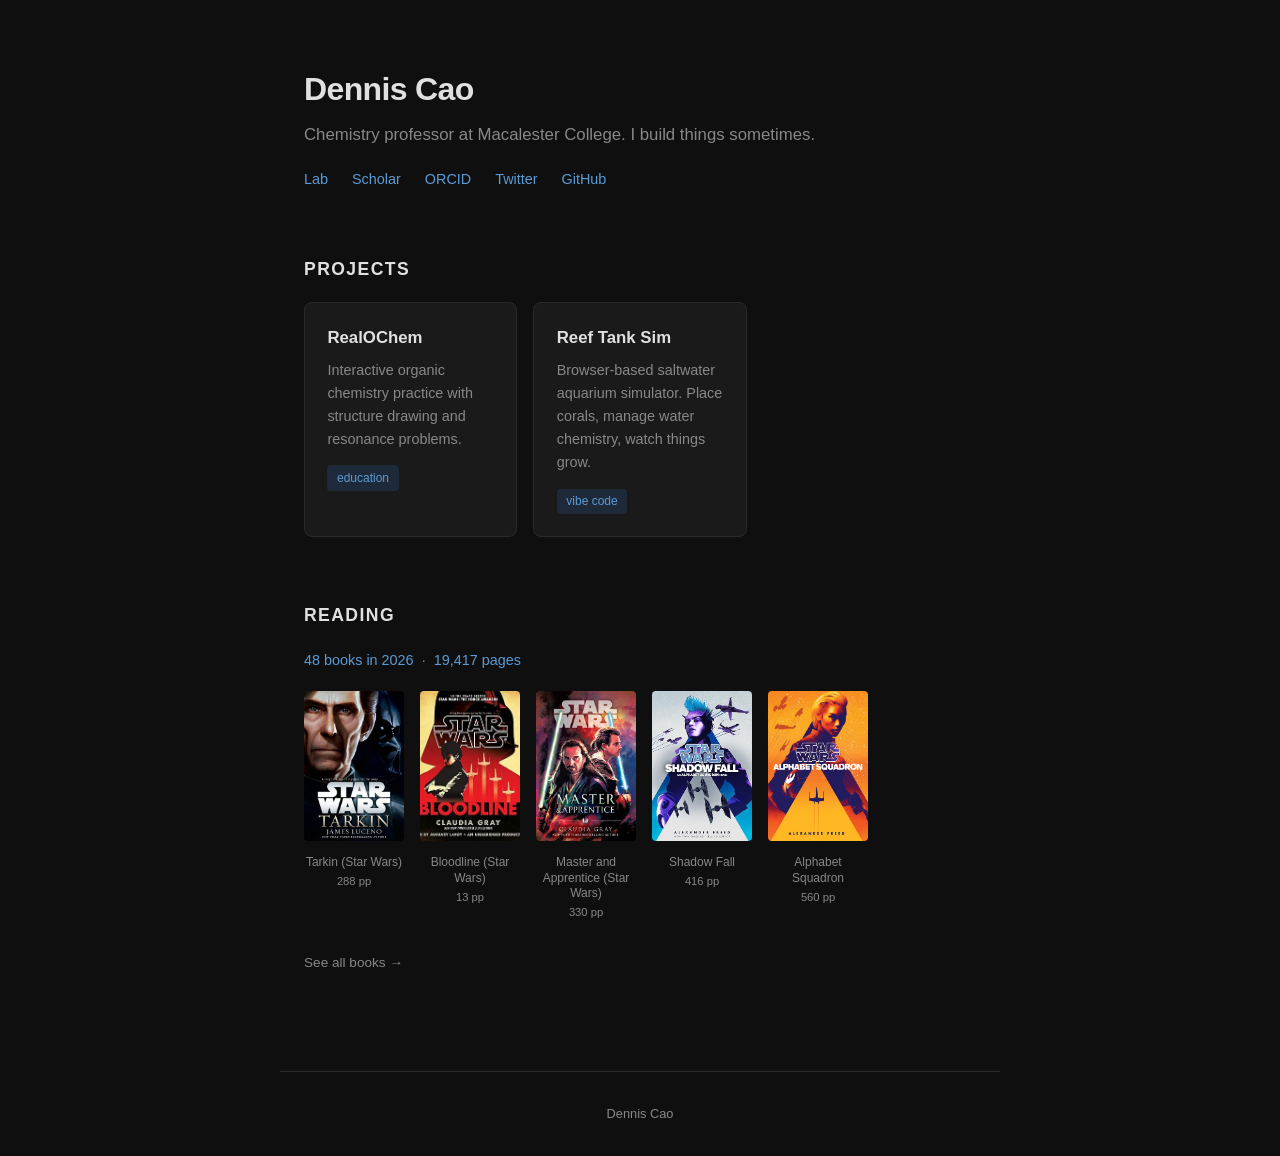
<file: index.html>
<!DOCTYPE html>
<html lang="en">
<head>
  <meta charset="UTF-8">
  <meta name="viewport" content="width=device-width, initial-scale=1.0">
  <title>Dennis Cao</title>
  <meta name="description" content="Dennis Cao — chemistry professor at Macalester College. Projects, reading, and other things I build.">
  <meta property="og:title" content="Dennis Cao">
  <meta property="og:description" content="Chemistry professor at Macalester College. Projects, reading, and other things I build.">
  <meta property="og:type" content="website">
  <meta property="og:url" content="https://denniscao.com/">
  <link rel="icon" href="favicon.svg" type="image/svg+xml">
  <link rel="stylesheet" href="style.css">
</head>
<body>
  <div class="container">
    <header>
      <h1>Dennis Cao</h1>
      <p class="tagline">Chemistry professor at Macalester College. I build things sometimes.</p>
      <nav class="links">
        <a href="https://dcaolab.com">Lab</a>
        <a href="https://scholar.google.com/citations?user=gWKmupAAAAAJ&hl=en">Scholar</a>
        <a href="https://orcid.org/0000-0002-0315-1619">ORCID</a>
        <a href="https://twitter.com/denniscao">Twitter</a>
        <a href="https://github.com/dennisdcao-hash">GitHub</a>
      </nav>
    </header>

    <section id="projects">
      <h2>Projects</h2>
      <div class="project-grid">
        <a href="https://realorganicchemistry.org" class="project-card">
          <h3>RealOChem</h3>
          <p>Interactive organic chemistry practice with structure drawing and resonance problems.</p>
          <span class="tag">education</span>
        </a>
        <a href="reef-tank-sim/" class="project-card">
          <h3>Reef Tank Sim</h3>
          <p>Browser-based saltwater aquarium simulator. Place corals, manage water chemistry, watch things grow.</p>
          <span class="tag">vibe code</span>
        </a>
      </div>
    </section>

    <section id="reading">
      <h2>Reading</h2>
      <div id="reading-stats" class="reading-stats"></div>
      <div id="recent-books"></div>
      <p class="goodreads-link"><a href="books.html">See all books &rarr;</a></p>
    </section>

  </div>

  <footer>
    <p>Dennis Cao</p>
  </footer>

  <script src="books.js"></script>
</body>
</html>
</file>
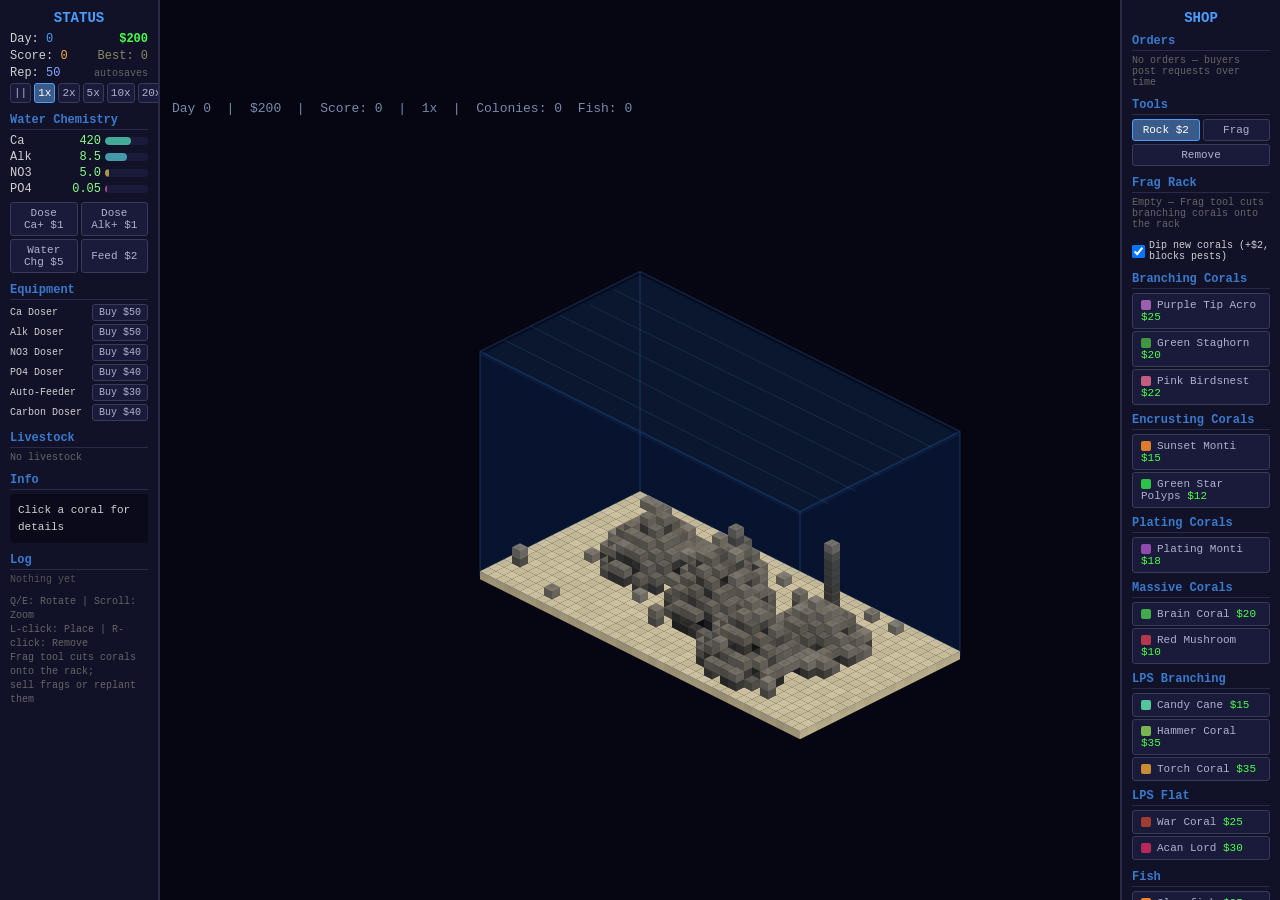
<file: reef-tank-sim/index.html>
<!DOCTYPE html>
<html lang="en">
<head>
<meta charset="UTF-8">
<title>Reef Tank Simulator</title>
<style>
* { margin: 0; padding: 0; box-sizing: border-box; }
body { background: #0a0a1a; color: #d0d0d0; font-family: 'Courier New', monospace; overflow: hidden; }
#game { display: flex; height: 100vh; }
.panel { width: 220px; background: #111128; padding: 10px; overflow-y: auto; font-size: 12px; }
#leftPanel { border-right: 2px solid #2a2a4a; }
#rightPanel { border-left: 2px solid #2a2a4a; }
#viewport { flex: 1; display: flex; align-items: center; justify-content: center; position: relative; background: #060612; }
canvas#tank { display: block; cursor: crosshair; }
canvas#hit { display: none; }
.panel h2 { color: #4a9eff; font-size: 14px; margin-bottom: 6px; text-align: center; }
.panel h3 { color: #3a7acc; font-size: 12px; margin: 8px 0 4px; border-bottom: 1px solid #2a2a4a; padding-bottom: 2px; }
.section { margin-bottom: 10px; }
.row { display: flex; align-items: center; gap: 6px; margin: 3px 0; }
button { background: #1a1a3a; color: #b0b0d0; border: 1px solid #3a3a5a; padding: 4px 8px; cursor: pointer; font-family: inherit; font-size: 11px; border-radius: 3px; }
button:hover { background: #2a2a5a; }
button.active { background: #3a5a8a; border-color: #4a9eff; color: #fff; }
.time-btns { display: flex; gap: 3px; }
.time-btns button { flex: 1; padding: 3px; }
.species-btn { display: block; width: 100%; text-align: left; margin: 2px 0; padding: 5px 8px; }
.species-btn .swatch { display: inline-block; width: 10px; height: 10px; border-radius: 2px; margin-right: 6px; vertical-align: middle; }
.tool-btns { display: flex; gap: 3px; flex-wrap: wrap; }
.tool-btns button { flex: 1; min-width: 50px; }
#info { background: #0a0a1a; padding: 8px; border-radius: 4px; min-height: 40px; font-size: 11px; line-height: 1.5; }
.hint { color: #666; font-size: 10px; margin-top: 8px; line-height: 1.4; }
.chem-row { display: flex; align-items: center; margin: 2px 0; }
.chem-label { width: 36px; }
.chem-val { width: 55px; text-align: right; margin-right: 4px; }
.chem-bar { flex: 1; height: 8px; background: #1a1a3a; border-radius: 4px; overflow: hidden; }
.chem-fill { height: 100%; border-radius: 4px; }
.action-btns { display: grid; grid-template-columns: 1fr 1fr; gap: 3px; margin-top: 6px; }
.equip-row { display: flex; align-items: center; gap: 4px; margin: 3px 0; font-size: 10px; }
.equip-row label { flex: 1; }
.equip-row input[type=checkbox] { margin: 0; }
.equip-buy { font-size: 10px; padding: 2px 6px; }
.equip-pm { font-size: 11px; padding: 1px 5px; min-width: 20px; cursor: pointer; background: #334; color: #ccc; border: 1px solid #556; border-radius: 3px; }
.equip-pm:hover { background: #445; }
.equip-val { min-width: 28px; text-align: center; display: inline-block; }
</style>
</head>
<body>
<div id="game">
  <div id="leftPanel" class="panel">
    <h2>STATUS</h2>
    <div class="section">
      <div class="row" style="justify-content:space-between">
        <label>Day: <span id="dayNum" style="color:#4a9eff">0</span></label>
        <label style="color:#4aff4a;font-weight:bold">$<span id="cashDisplay">200</span></label>
      </div>
      <div class="row" style="justify-content:space-between">
        <label>Score: <span id="scoreDisplay" style="color:#ffaa44">0</span></label>
        <label style="color:#886">Best: <span id="hiScoreDisplay">0</span></label>
      </div>
      <div class="row" style="justify-content:space-between">
        <label>Rep: <span id="repDisplay" style="color:#8af">50</span></label>
        <label style="color:#666;font-size:10px">autosaves</label>
      </div>
      <div class="time-btns">
        <button onclick="setSpeed(0)" id="sp0">||</button>
        <button onclick="setSpeed(1)" id="sp1" class="active">1x</button>
        <button onclick="setSpeed(2)" id="sp2">2x</button>
        <button onclick="setSpeed(5)" id="sp5">5x</button>
        <button onclick="setSpeed(10)" id="sp10">10x</button>
        <button onclick="setSpeed(20)" id="sp20">20x</button>
      </div>
    </div>
    <div class="section">
      <h3>Water Chemistry</h3>
      <div id="chemDisplay"></div>
      <div class="action-btns">
        <button onclick="doseCa()">Dose Ca+ $1</button>
        <button onclick="doseAlk()">Dose Alk+ $1</button>
        <button onclick="waterChange()">Water Chg $5</button>
        <button onclick="feed()">Feed $2</button>
      </div>
    </div>
    <div class="section">
      <h3>Equipment</h3>
      <div id="equipPanel"></div>
    </div>
    <div class="section">
      <h3>Livestock</h3>
      <div id="livestockList" style="font-size:10px;max-height:120px;overflow-y:auto"></div>
    </div>
    <div class="section">
      <h3>Info</h3>
      <div id="info">Click a coral for details</div>
    </div>
    <div class="section">
      <h3>Log</h3>
      <div id="eventLogList" style="font-size:10px;max-height:110px;overflow-y:auto;color:#99a"></div>
    </div>
    <div class="hint">
      Q/E: Rotate | Scroll: Zoom<br>
      L-click: Place | R-click: Remove<br>
      Frag tool cuts corals onto the rack;<br>
      sell frags or replant them
    </div>
  </div>
  <div id="viewport">
    <canvas id="tank"></canvas>
    <canvas id="hit"></canvas>
  </div>
  <div id="rightPanel" class="panel">
    <h2>SHOP</h2>
    <div class="section">
      <h3>Orders</h3>
      <div id="ordersList" style="font-size:10px"></div>
    </div>
    <div class="section">
      <h3>Tools</h3>
      <div class="tool-btns">
        <button id="tool-rock" class="active" onclick="selectTool('rock')">Rock $2</button>
        <button id="tool-frag" onclick="selectTool('frag')">Frag</button>
        <button id="tool-remove" onclick="selectTool('remove')">Remove</button>
      </div>
    </div>
    <div class="section">
      <h3>Frag Rack</h3>
      <div id="rackList" style="font-size:10px"></div>
    </div>
    <div class="section">
      <div class="equip-row"><input type="checkbox" id="dipToggle" checked onchange="dipEnabled=this.checked"><label>Dip new corals (+$2, blocks pests)</label></div>
    </div>
    <div class="section">
      <h3>Branching Corals</h3>
      <div id="branchingList"></div>
      <h3>Encrusting Corals</h3>
      <div id="encrustingList"></div>
      <h3>Plating Corals</h3>
      <div id="platingList"></div>
      <h3>Massive Corals</h3>
      <div id="massiveList"></div>
      <h3>LPS Branching</h3>
      <div id="lps_branchList"></div>
      <h3>LPS Flat</h3>
      <div id="lps_flatList"></div>
    </div>
    <div class="section">
      <h3>Fish</h3>
      <div id="fishShop"></div>
    </div>
    <div class="section">
      <h3>Invertebrates</h3>
      <div id="invertShop"></div>
    </div>
    <div class="section">
      <h3>Difficulty</h3>
      <div class="tool-btns">
        <button id="diff-easy" onclick="setDifficulty('easy')">Easy</button>
        <button id="diff-medium" class="active" onclick="setDifficulty('medium')">Medium</button>
        <button id="diff-hard" onclick="setDifficulty('hard')">Hard</button>
      </div>
      <h3>Presets</h3>
      <div class="tool-btns">
        <button onclick="generatePreset()">Random Reef</button>
        <button onclick="clearTank()">Clear All</button>
      </div>
    </div>
  </div>
</div>

<script>
// ============================================================
// CONFIGURATION
// ============================================================
const TANK_W = 40, TANK_D = 20, TANK_H = 28;
const TILE_W = 16, TILE_H = 8, BLOCK_H = 8;
const EMPTY = 0, SAND = 1, ROCK = 2, ALGAE = 3, AIPTASIA = 4;
const CANVAS_W = 960, CANVAS_H = 720;
const SUBVOX = 3; // sub-voxels per macro-voxel axis (3×3×3 = 27 per macro cell)
function hash2(a,b){let h=Math.sin(a*127.1+b*311.7)*43758.5453;return h-Math.floor(h);}

// ============================================================
// SPECIES
// ============================================================
const SPECIES = [
  { id:0, name:'Purple Tip Acro', type:'branching', baseColor:[155,95,175],
    variant:{base:[155,95,175],accent:[120,165,240]},
    growthRate:0.075 },
  { id:1, name:'Green Staghorn', type:'branching', baseColor:[65,150,65],
    variant:{base:[65,150,65],accent:[105,215,125]},
    growthRate:0.06 },
  { id:2, name:'Pink Birdsnest', type:'branching', baseColor:[195,95,125],
    variant:{base:[195,95,125],accent:[235,155,175]},
    growthRate:0.1 },
  { id:3, name:'Sunset Monti', type:'encrusting', baseColor:[220,125,45],
    variant:{base:[220,125,45],accent:[255,200,80]},
    growthRate:0.06 },
  { id:4, name:'Green Star Polyps', type:'encrusting', baseColor:[45,195,75],
    variant:{base:[45,195,75],accent:[160,255,180]},
    growthRate:0.1 },
  { id:5, name:'Plating Monti', type:'plating', baseColor:[145,75,175],
    variant:{base:[145,75,175],accent:[220,160,255]},
    growthRate:0.04 },
  { id:6, name:'Brain Coral', type:'massive', baseColor:[65,170,75],
    variant:{base:[65,170,75],accent:[180,230,120],ridgeFreq:3.5},
    growthRate:0.03 },
  { id:7, name:'Red Mushroom', type:'massive', baseColor:[180,55,75],
    variant:{base:[180,55,75],accent:[240,130,130],ridgeFreq:4.0},
    growthRate:0.04 },
  { id:8, name:'Candy Cane', type:'lps_branch', baseColor:[85,195,155],
    variant:{base:[85,195,155],accent:[200,240,220],skeleton:[60,90,70],polypSize:2.0,polypRound:1.0,tentacles:false},
    growthRate:0.025 },
  { id:9, name:'Hammer Coral', type:'lps_branch', baseColor:[120,180,80],
    variant:{base:[120,180,80],accent:[200,255,120],skeleton:[80,100,60],polypSize:2.0,polypRound:0.6,tentacles:true,tentacleLen:4,tentacleCount:10},
    growthRate:0.025 },
  { id:10, name:'Torch Coral', type:'lps_branch', baseColor:[200,140,50],
    variant:{base:[200,140,50],accent:[255,220,100],skeleton:[90,80,60],polypSize:1.8,polypRound:0.6,tentacles:true,tentacleLen:5,tentacleCount:12},
    growthRate:0.025 },
  { id:11, name:'War Coral', type:'lps_flat', baseColor:[160,60,50],
    variant:{base:[160,60,50],accent:[80,180,60],polypSize:1.6,polypSpacing:4.0,wallH:0.8},
    growthRate:0.025 },
  { id:12, name:'Acan Lord', type:'lps_flat', baseColor:[180,40,90],
    variant:{base:[180,40,90],accent:[60,220,160],polypSize:2.0,polypSpacing:5.0,wallH:0.6},
    growthRate:0.03 },
];

// Prices for corals
const CORAL_PRICES = [25, 20, 22, 15, 12, 18, 20, 10, 15, 35, 35, 25, 30];

const FISH_SPECIES = [
  { id:0, name:'Clownfish',    color:[255,130,30],  accent:[255,255,255], size:1.0, price:25, wasteRate:0.3 },
  { id:1, name:'Royal Gramma', color:[130,40,180],   accent:[240,210,40],  size:0.8, price:30, wasteRate:0.25 },
  { id:2, name:'Yellow Tang',  color:[255,220,40],   accent:[255,200,20],  size:1.4, price:40, wasteRate:0.5 },
  { id:3, name:'Firefish',     color:[230,80,60],    accent:[255,200,100], size:0.7, price:20, wasteRate:0.2 },
  { id:4, name:'Blue Chromis', color:[60,120,230],   accent:[80,180,255],  size:0.6, price:15, wasteRate:0.2 },
  { id:5, name:'Sixline Wrasse', color:[130,60,170], accent:[235,150,60],  size:0.8, price:45, wasteRate:0.25, eatsFlatworms:true },
];

const INVERT_SPECIES = [
  { id:0, name:'Turbo Snail',    color:[120,100,70],  size:0.6, price:8,  speed:0.3, algaeRate:0.4, type:'cleaner' },
  { id:1, name:'Hermit Crab',    color:[180,80,50],   size:0.5, price:6,  speed:0.5, algaeRate:0.3, type:'cleaner' },
  { id:2, name:'Cleaner Shrimp', color:[220,60,40],   size:0.7, price:20, speed:0.8, algaeRate:0,   type:'decorative' },
  { id:3, name:'Nassarius Snail',color:[140,130,100], size:0.4, price:5,  speed:0.4, algaeRate:0.2, type:'cleaner' },
  { id:4, name:'Peppermint Shrimp', color:[235,110,85], size:0.7, price:15, speed:0.7, algaeRate:0, type:'aiptasia_eater' },
];

// ============================================================
// STATE
// ============================================================
let grid = [];
let colonies = [];
let nextColonyId = 1;
let water = { ca: 420, alk: 8.5, no3: 5.0, po4: 0.05 };
let day = 0, timeSpeed = 1, dayAccum = 0;
const DAY_MS = 3000;
let rotation = 0, rotAngle = 0, zoom = 1.0; // rotation=target(0-3), rotAngle=smooth(radians)
let currentTool = 'rock', selectedSpecies = 0;
let hoverInfo = null, lastTime = 0, animTime = 0;
let cash = 200;
let fish = [], nextFishId = 1;
let inverts = [], nextInvertId = 1;
let score = 0, highScore = 0;
try { highScore = +localStorage.getItem('reefHighScore') || 0; } catch (e) {}
let difficulty = 'medium';
let activeDifficulty = difficulty; // difficulty the current tank was started with
let gridVersion = 0; // bumped on any grid change; invalidates render caches
let rack = [];            // frag cuttings: {speciesId, size, health}
const RACK_SLOTS = 6;
let orders = [], nextOrderId = 1, rep = 50;
let eventLog = [];        // {day, msg}, newest first
let dipEnabled = true;    // dip new corals on purchase ($2, blocks pests)
let plantIdx = -1;        // rack slot being planted (currentTool 'plant')
const DIFF = {
  easy:   { startCash: 300, paycheck: 50, label: 'Easy' },
  medium: { startCash: 200, paycheck: 38,  label: 'Medium' },
  hard:   { startCash: 100, paycheck: 25,  label: 'Hard' },
};

// Equipment
let equipment = {
  doserCa: { owned: false, enabled: false, amount: 1.0 },  // mL/day
  doserAlk: { owned: false, enabled: false, amount: 1.0 }, // mL/day
  doserNo3: { owned: false, enabled: false, amount: 1.0 }, // mL/day
  doserPo4: { owned: false, enabled: false, amount: 1.0 }, // mL/day
  autoFeeder: { owned: false, enabled: false, amount: 1.0 }, // 0.5-2.0 multiplier
  carbonDoser: { owned: false, enabled: false, amount: 1.0 }, // NO3/PO4 reduction
};

// Voxel lookup cache for rendering
let voxelLookup = new Map();
let lightMap = null; // 3D light levels, recomputed each growth tick
let subVoxelMacroMap = new Map(); // macro cell key → [{sv, colony}]

const canvas = document.getElementById('tank');
const ctx = canvas.getContext('2d');
const hitCanvas = document.getElementById('hit');
const hitCtx = hitCanvas.getContext('2d', { willReadFrequently: true });
canvas.width = CANVAS_W; canvas.height = CANVAS_H;
hitCanvas.width = CANVAS_W; hitCanvas.height = CANVAS_H;

// ============================================================
// GRID
// ============================================================
function initGrid() {
  grid = [];
  for (let x = 0; x < TANK_W; x++) {
    grid[x] = [];
    for (let y = 0; y < TANK_D; y++) {
      grid[x][y] = new Uint8Array(TANK_H); // faster than plain array
      grid[x][y][0] = SAND;
    }
  }
  resetGameState();
}

function resetGameState() {
  colonies = []; nextColonyId = 1; day = 0; dayAccum = 0; score = 0;
  water = { ca: 420, alk: 8.5, no3: 5.0, po4: 0.05 };
  activeDifficulty = difficulty;
  cash = DIFF[difficulty].startCash; fish = []; nextFishId = 1; inverts = []; nextInvertId = 1;
  rack = []; orders = []; nextOrderId = 1; rep = 50; eventLog = []; plantIdx = -1;
  if (currentTool === 'plant') currentTool = 'rock';
  equipment = {
    doserCa: { owned: false, enabled: false, amount: 1.0 },
    doserAlk: { owned: false, enabled: false, amount: 1.0 },
    doserNo3: { owned: false, enabled: false, amount: 1.0 },
    doserPo4: { owned: false, enabled: false, amount: 1.0 },
    autoFeeder: { owned: false, enabled: false, amount: 1.0 },
    carbonDoser: { owned: false, enabled: false, amount: 1.0 },
  };
  gridVersion++;
}
initGrid();

function inBounds(x,y,z) { return x>=0&&x<TANK_W&&y>=0&&y<TANK_D&&z>=0&&z<TANK_H; }
function getCell(x,y,z) { return inBounds(x,y,z) ? grid[x][y][z] : 255; }
function setCell(x,y,z,v) { if(inBounds(x,y,z)) { grid[x][y][z]=v; gridVersion++; } }
function isSolid(x,y,z) { const c=getCell(x,y,z); return c>0&&c!==255; }
function isEmpty(x,y,z) { return inBounds(x,y,z)&&grid[x][y][z]===EMPTY; }
function isCoralCell(v) { return v>=100&&v<255; }
function cId(v) { return v-100; }
function cCell(id) { return id+100; }
function getColony(id) { return colonies.find(c=>c.id===id); }

// ============================================================
// SUB-VOXEL GROWTH STATE FACTORIES
// ============================================================
function createGrowthState(sp) {
  switch(sp.type) {
    case 'massive': return _createMassiveGrowth(sp.variant);
    case 'branching': return _createBranchingGrowth(sp.variant);
    case 'encrusting': return _createEncrustingGrowth(sp.variant);
    case 'plating': return _createPlatingGrowth(sp.variant);
    case 'lps_flat': return _createLPSFlatGrowth(sp.variant);
    case 'lps_branch': return _createLPSBranchGrowth(sp.variant);
  }
}

function _createMassiveGrowth(variant) {
  return {
    type:'massive', variant, radius:0.5, voxels:[], voxSet:new Set(), maxRadius:6*SUBVOX,
    tick(amount) {
      this.radius = Math.min(this.maxRadius, this.radius + amount * 0.4);
      const r=this.radius, flatness=0.75, freq=variant.ridgeFreq||3.5, grooveDepth=1.5+(r/SUBVOX)*0.6;
      const s=freq/3.5;
      function hh(px,py){let h=Math.sin(px*127.1+py*311.7)*43758.5453;return h-Math.floor(h);}
      function meander(px,py){
        return Math.sin(px*0.45*s+py*0.25*s+1)+Math.sin(px*0.2*s-py*0.4*s+2.3)*0.8
          +Math.sin(px*0.35*s+py*0.35*s+0.5)*0.6+Math.sin(px*0.15*s-py*0.3*s-1.2)*0.4
          +(hh(Math.floor(px*0.7),Math.floor(py*0.7))-0.5)*0.6;
      }
      function carve(px,py){return grooveDepth/(1+Math.exp(meander(px,py)*3));}
      const ir=Math.ceil(r), maxH=Math.ceil(r*flatness)+2;
      for(let x=-ir;x<=ir;x++) for(let y=-ir;y<=ir;y++){
        const c=carve(x,y), isValley=c>grooveDepth*0.6, isRidge=c<grooveDepth*0.15;
        for(let z=0;z<=maxH;z++){
          const k=`${x},${y},${z}`;
          if(this.voxSet.has(k)) continue;
          const d=Math.sqrt(x*x+y*y+(z/flatness)*(z/flatness));
          if(d<=r-c+0.3 && d<=r+1){
            this.voxSet.add(k);
            this.voxels.push({x,y,z,shell:Math.ceil(d/SUBVOX),isRidge,isValley});
          }
        }
      }
    }
  };
}

function _createEncrustingGrowth(variant) {
  // Surface-following encrusting: flood fills over rock/sand terrain at macro level
  return {
    type:'encrusting', variant, voxels:[], voxSet:new Set(),
    // Frontier and cells track macro-cell offsets relative to origin
    frontier: [], macroCells: new Set(), colony: null,
    _fillSubVoxels(dx, dy, dz) {
      const thickness = Math.max(1, Math.ceil(SUBVOX * 0.4));
      for (let sx = 0; sx < SUBVOX; sx++) for (let sy = 0; sy < SUBVOX; sy++) {
        const vx = dx * SUBVOX + sx, vy = dy * SUBVOX + sy, vz = dz * SUBVOX;
        for (let tz = 0; tz < thickness; tz++) {
          const k = `${vx},${vy},${vz + tz}`;
          if (!this.voxSet.has(k)) {
            this.voxSet.add(k);
            const d = Math.sqrt(vx * vx + vy * vy);
            const ph = Math.sin(vx * 7.3 + vy * 13.1) * 43758.5453;
            const isPolyp = (ph - Math.floor(ph)) > 0.84 && tz === thickness - 1;
            this.voxels.push({x: vx, y: vy, z: vz + tz, shell: Math.ceil(d / SUBVOX), isPolyp, isBump: false});
          }
        }
      }
    },
    _findSurface(wx, wy, refZ) {
      // Scan z levels near refZ to find a surface (solid below, empty/coral above)
      const cv = this.colony ? cCell(this.colony.id) : -1;
      for (let dz = 2; dz >= -3; dz--) {
        const mz = refZ + dz;
        if (!inBounds(wx, wy, mz)) continue;
        const below = getCell(wx, wy, mz);
        const above = getCell(wx, wy, mz + 1);
        if ((below === ROCK || below === SAND) && (above === EMPTY || above === cv)) {
          return mz + 1; // the cell just above the surface
        }
      }
      return -1;
    },
    tick(amount) {
      if (!this.colony) return;
      const ox = this.colony.originX, oy = this.colony.originY, oz = this.colony.originZ;
      // Seed origin cell on first tick
      if (this.macroCells.size === 0) {
        const sz = this._findSurface(ox, oy, oz - 1);
        const dz = sz >= 0 ? sz - oz : 0;
        const mk = `0,0,${dz}`;
        this.macroCells.add(mk);
        this.frontier.push({dx: 0, dy: 0, dz, wz: sz >= 0 ? sz : oz});
        this._fillSubVoxels(0, 0, dz);
      }
      const steps = Math.ceil(amount * 1.5);
      const dirs = [[1,0],[-1,0],[0,1],[0,-1]];
      for (let s = 0; s < steps && this.frontier.length > 0; s++) {
        const fi = Math.floor(Math.random() * this.frontier.length);
        const fc = this.frontier[fi];
        // Don't remove from frontier - let it keep expanding from edges
        let expanded = false;
        // Shuffle dirs
        for (let i = dirs.length - 1; i > 0; i--) { const j = Math.floor(Math.random() * (i+1)); [dirs[i],dirs[j]] = [dirs[j],dirs[i]]; }
        for (const [ddx, ddy] of dirs) {
          const ndx = fc.dx + ddx, ndy = fc.dy + ddy;
          const wx = ox + ndx, wy = oy + ndy;
          if (!inBounds(wx, wy, 0)) continue;
          const sz = this._findSurface(wx, wy, fc.wz - 1);
          if (sz < 0) continue;
          const ndz = sz - oz;
          const mk = `${ndx},${ndy},${ndz}`;
          if (this.macroCells.has(mk)) continue;
          this.macroCells.add(mk);
          this.frontier.push({dx: ndx, dy: ndy, dz: ndz, wz: sz});
          this._fillSubVoxels(ndx, ndy, ndz);
          expanded = true;
          break; // one expansion per step
        }
        // Remove exhausted frontier cells (all neighbors filled)
        if (!expanded) {
          this.frontier[fi] = this.frontier[this.frontier.length - 1];
          this.frontier.pop();
        }
      }
    }
  };
}

function _createPlatingGrowth(variant) {
  return {
    type:'plating', variant, radius:0.5, voxels:[], voxSet:new Set(), maxRadius:6*SUBVOX,
    tick(amount) {
      this.radius = Math.min(this.maxRadius, this.radius + amount * 0.5);
      const r=this.radius, thickness=Math.max(1,Math.ceil(SUBVOX*0.4)), ir=Math.ceil(r)+2;
      for(let x=-ir;x<=ir;x++) for(let y=-ir;y<=ir;y++){
        const d2=Math.sqrt(x*x+y*y);
        const en=Math.sin(x*0.8)*Math.cos(y*0.7)*1.8+Math.sin(x*1.5-y*0.9)*0.8;
        if(d2<=r+en){
          const bv=Math.sin(x*1.1+0.3)*Math.sin(y*1.1+0.7), isBump=bv>0.3;
          const h=thickness+(isBump?1:0);
          const ph=Math.sin(x*7.3+y*13.1)*43758.5453, isPolyp=(ph-Math.floor(ph))>0.84;
          for(let z=0;z<h;z++){
            const k=`${x},${y},${z}`;
            if(!this.voxSet.has(k)){
              this.voxSet.add(k);
              this.voxels.push({x,y,z,shell:Math.ceil(d2/SUBVOX),isPolyp:isPolyp&&z===h-1,isBump});
            }
          }
        }
      }
    }
  };
}

function _createLPSFlatGrowth(variant) {
  const pSize=variant.polypSize||1.6, pSpace=variant.polypSpacing||4.0;
  const wallH=variant.wallH||0.8, baseH=Math.max(1,Math.round(SUBVOX*0.35));
  const wallTop=baseH+Math.round(wallH*SUBVOX*0.5), moundMax=6*0.6, maxFull=6*SUBVOX;
  const polypCenters=[];
  const row_h=pSpace*0.866;
  for(let row=-Math.ceil(maxFull/row_h)-1;row<=Math.ceil(maxFull/row_h)+1;row++){
    for(let col=-Math.ceil(maxFull/pSpace)-1;col<=Math.ceil(maxFull/pSpace)+1;col++){
      let cx=col*pSpace+(((row%2)+2)%2)*pSpace*0.5, cy=row*row_h;
      cx+=(hash2(col*7+3,row*13+5)-0.5)*pSpace*0.3;
      cy+=(hash2(col*11+7,row*3+11)-0.5)*pSpace*0.3;
      polypCenters.push({cx,cy,r:pSize+(hash2(cx*3.1,cy*7.3)-0.5)*0.4});
    }
  }
  function nearP(px,py){let best=null,bd=Infinity;for(const pc of polypCenters){const d=Math.sqrt((px-pc.cx)**2+(py-pc.cy)**2);if(d<bd){bd=d;best=pc;}}return{polyp:best,dist:bd};}
  return {
    type:'lps_flat', variant, radius:0.5, voxels:[], voxSet:new Set(), maxRadius:maxFull,
    tick(amount) {
      this.radius=Math.min(this.maxRadius,this.radius+amount*0.4);
      const r=this.radius, ir=Math.ceil(r)+1;
      for(let x=-ir;x<=ir;x++) for(let y=-ir;y<=ir;y++){
        const d=Math.sqrt(x*x+y*y);
        if(d>r+1)continue;
        const{polyp,dist}=nearP(x,y);
        if(!polyp)continue;
        const isWall=dist>polyp.r*0.75, isPolypCenter=dist<polyp.r*0.25;
        const mf=1-d/(this.maxRadius+1);
        const extraH=Math.round(moundMax*mf*mf*(r/this.maxRadius));
        const topZ=(isWall?wallTop:baseH)+extraH;
        for(let z=0;z<=topZ;z++){
          const k=`${x},${y},${z}`;
          if(!this.voxSet.has(k)){
            this.voxSet.add(k);
            this.voxels.push({x,y,z,shell:Math.ceil(d/SUBVOX),isWall,isPolypFlesh:!isWall,isPolypCenter,polypEdge:dist/(polyp.r||1)});
          }
        }
      }
    }
  };
}

function _createBranchingGrowth(variant) {
  const tips=[{x:0,y:0,z:0,dx:0,dy:0,dz:1,gen:0,maxGen:60}];
  const initVox=[{x:0,y:0,z:0,shell:0,isTip:false,isPolyp:false}];
  const initSet=new Set(['0,0,0']);
  return {
    type:'branching', variant, voxels:initVox, voxSet:initSet, tips, tickCount:0, radius:1,
    tick(amount) {
      const steps=Math.ceil(amount);
      for(let s=0;s<steps;s++){
        this.tickCount++;
        const newT=[];
        for(let ti=this.tips.length-1;ti>=0;ti--){
          const tip=this.tips[ti];
          if(tip.gen>=tip.maxGen)continue;
          const nx=tip.x+tip.dx,ny=tip.y+tip.dy,nz=tip.z+tip.dz;
          const rx=Math.round(nx),ry=Math.round(ny),rz=Math.round(nz);
          const k=`${rx},${ry},${rz}`;
          if(!this.voxSet.has(k)){
            this.voxSet.add(k);
            this.voxels.push({x:rx,y:ry,z:rz,shell:Math.ceil(tip.gen/4),isTip:false,isPolyp:false});
          }
          tip.x=nx;tip.y=ny;tip.z=nz;tip.gen++;
          tip.dx+=(Math.random()-0.5)*0.15;tip.dy+=(Math.random()-0.5)*0.15;
          tip.dz+=(Math.random()-0.5)*0.05;tip.dz=Math.max(0.3,tip.dz);
          const mag=Math.sqrt(tip.dx*tip.dx+tip.dy*tip.dy+tip.dz*tip.dz);
          tip.dx/=mag;tip.dy/=mag;tip.dz/=mag;
          if(tip.gen>1&&Math.random()<0.15&&this.tips.length+newT.length<80){
            const a=Math.random()*Math.PI*2,sp2=0.5;
            const fdx=tip.dx*0.4+Math.cos(a)*sp2,fdy=tip.dy*0.4+Math.sin(a)*sp2;
            const fdz=0.6+Math.random()*0.3;
            const fm=Math.sqrt(fdx*fdx+fdy*fdy+fdz*fdz);
            newT.push({x:tip.x,y:tip.y,z:tip.z,dx:fdx/fm,dy:fdy/fm,dz:fdz/fm,gen:0,maxGen:60});
          }
        }
        this.tips.push(...newT);
      }
      this.radius = Math.max(this.radius, this.tickCount * 0.3);
      // Mark tips
      const vs=this.voxSet;
      for(const v of this.voxels){v.isTip=false;v.isPolyp=false;}
      for(const v of this.voxels){
        let hasAbove=false;
        for(let dz=1;dz<=4;dz++){
          if(vs.has(`${v.x},${v.y},${v.z+dz}`)||vs.has(`${v.x+1},${v.y},${v.z+dz}`)||
             vs.has(`${v.x-1},${v.y},${v.z+dz}`)||vs.has(`${v.x},${v.y+1},${v.z+dz}`)||
             vs.has(`${v.x},${v.y-1},${v.z+dz}`)){hasAbove=true;break;}
        }
        if(!hasAbove)v.isTip=true;
        else if(!vs.has(`${v.x},${v.y},${v.z+1}`)){
          const h=Math.sin(v.x*12.9898+v.y*78.233+v.z*37.719)*43758.5453;
          v.isPolyp=(h-Math.floor(h))>0.84;
        }
      }
    }
  };
}

function _createLPSBranchGrowth(variant) {
  const pR=variant.polypSize||2.0, roundness=variant.polypRound||0.6;
  const initZ=Math.round(pR)+1;
  const heads=[{x:0,y:0,z:initZ,dx:0,dy:0,dz:1,gen:0,alive:true,trail:[{x:0,y:0,z:0},{x:0,y:0,z:initZ}]}];
  // Pre-deposit initial skeleton from z=0 to head start
  const initSkel=[], initSkelSet=new Set();
  for(let z=0;z<=initZ;z++){
    for(let sdx=-1;sdx<=1;sdx++) for(let sdy=-1;sdy<=1;sdy++){
      if(sdx*sdx+sdy*sdy>1.5)continue;
      const k=`${sdx},${sdy},${z}`;
      if(!initSkelSet.has(k)){
        initSkelSet.add(k);
        initSkel.push({x:sdx,y:sdy,z,shell:1,isSkeleton:true,isPolyp:false,isPolypCenter:false,polypEdge:1});
      }
    }
  }
  const state={
    type:'lps_branch', variant, skelVoxels:initSkel, skelSet:initSkelSet,
    voxels:[], voxSet:new Set(), heads, tipPositions:[], polypRadius:pR, tickCount:0, radius:1,
    tick(amount) {
      const numSteps=Math.ceil(amount);
      for(let s=0;s<numSteps;s++){
        this.tickCount++;
        const newH=[];
        for(const head of this.heads){
          if(!head.alive)continue;
          head.x+=head.dx;head.y+=head.dy;head.z+=head.dz;head.gen++;
          head.trail.push({x:head.x,y:head.y,z:head.z});
          const prev=head.trail[head.trail.length-2],curr=head.trail[head.trail.length-1];
          const dx=curr.x-prev.x,dy=curr.y-prev.y,dz=curr.z-prev.z;
          const skelR=1,adx=Math.abs(dx),ady=Math.abs(dy),adz=Math.abs(dz);
          const lineSteps=Math.max(1,Math.ceil(Math.max(adx,ady,adz)));
          for(let i=0;i<=lineSteps;i++){
            const t=i/lineSteps;
            const px=Math.round(prev.x+dx*t),py=Math.round(prev.y+dy*t),pz=Math.round(prev.z+dz*t);
            for(let sdx=-skelR;sdx<=skelR;sdx++) for(let sdy=-skelR;sdy<=skelR;sdy++){
              if(sdx*sdx+sdy*sdy>skelR*skelR+0.5)continue;
              const k=`${px+sdx},${py+sdy},${pz}`;
              if(!this.skelSet.has(k)){
                this.skelSet.add(k);
                this.skelVoxels.push({x:px+sdx,y:py+sdy,z:pz,shell:1,isSkeleton:true,isPolyp:false,isPolypCenter:false,polypEdge:1});
              }
            }
          }
          head.dx+=(Math.random()-0.5)*0.08;head.dy+=(Math.random()-0.5)*0.08;
          head.dz=Math.max(0.5,head.dz+(Math.random()-0.5)*0.03);
          const mag=Math.sqrt(head.dx*head.dx+head.dy*head.dy+head.dz*head.dz);
          head.dx/=mag;head.dy/=mag;head.dz/=mag;
          if(head.gen>2&&Math.random()<0.12&&this.heads.length+newH.length<16){
            const sa=Math.random()*Math.PI*2,spr=0.4;
            head.dx+=Math.cos(sa)*spr;head.dy+=Math.sin(sa)*spr;
            const m1=Math.sqrt(head.dx*head.dx+head.dy*head.dy+head.dz*head.dz);
            head.dx/=m1;head.dy/=m1;head.dz/=m1;
            const ndx=head.dx-Math.cos(sa)*spr*2,ndy=head.dy-Math.sin(sa)*spr*2,ndz=head.dz;
            const m2=Math.sqrt(ndx*ndx+ndy*ndy+ndz*ndz);
            newH.push({x:head.x,y:head.y,z:head.z,dx:ndx/m2,dy:ndy/m2,dz:ndz/m2,gen:0,alive:true,trail:[{x:head.x,y:head.y,z:head.z}]});
          }
          if(head.gen>60)head.alive=false;
        }
        this.heads.push(...newH);
      }
      this.radius = Math.max(this.radius, this.tickCount * 0.4);
      // Rebuild combined voxels
      const polypVoxels=[],polypSet=new Set();
      this.tipPositions=[];
      for(const head of this.heads){
        if(!head.alive&&head.gen<35)continue;
        const hx=head.x,hy=head.y,hz=head.z;
        if(this.tipPositions.find(p=>Math.abs(p.x-hx)<1&&Math.abs(p.y-hy)<1&&Math.abs(p.z-hz)<1))continue;
        this.tipPositions.push({x:hx,y:hy,z:hz});
        const pr=pR+(hash2(hx*3.1+1,hz*2.7)-0.5)*0.3,flat=roundness;
        const maxDz=Math.ceil(pr*flat)+1;
        for(let ddx=-Math.ceil(pr)-1;ddx<=Math.ceil(pr)+1;ddx++)
          for(let ddy=-Math.ceil(pr)-1;ddy<=Math.ceil(pr)+1;ddy++)
            for(let ddz=-maxDz;ddz<=maxDz;ddz++){
              if(roundness<0.9&&ddz<0)continue;
              const dist=Math.sqrt(ddx*ddx+ddy*ddy+(ddz/flat)*(ddz/flat));
              if(dist<=pr+0.3){
                const x=Math.round(hx+ddx),y=Math.round(hy+ddy),z=Math.round(hz+ddz);
                const k=`${x},${y},${z}`;
                if(!polypSet.has(k)){
                  polypSet.add(k);
                  const cd=Math.sqrt(ddx*ddx+ddy*ddy)/pr;
                  polypVoxels.push({x,y,z,shell:1,isSkeleton:false,isPolyp:true,isPolypCenter:cd<0.3,polypEdge:cd});
                }
              }
            }
      }
      this.voxels=[...this.skelVoxels,...polypVoxels];
      this.voxSet=new Set(this.voxels.map(v=>`${v.x},${v.y},${v.z}`));
    }
  };
  state.tipPositions=[{x:0,y:0,z:pR+1}];
  return state;
}

// ============================================================
// COLONIES
// ============================================================
function createColony(spId, x, y, z, opts = {}) {
  if (!opts.free) {
    const price = (CORAL_PRICES[spId] || 15) + (dipEnabled ? 2 : 0);
    if (cash < price) { showMsg(`Not enough cash! ($${price})`); return null; }
    cash -= price;
  }
  const sp = SPECIES[spId];
  const id = nextColonyId++;
  const col = {
    id, speciesId: spId, species: sp,
    originX: x, originY: y, originZ: z,
    voxels: [], // macro-level voxels (derived from sub-voxels)
    age: 0, health: opts.health !== undefined ? opts.health : 1.0,
    flatworms: 0,
    growthState: createGrowthState(sp),
  };
  // Give encrusting growth a reference to its colony for terrain access
  if (col.growthState.type === 'encrusting') col.growthState.colony = col;
  // Initial growth: bigger replanted frags get a head start
  col.growthState.tick(1 + Math.min(5, Math.floor((opts.boost || 0) / 30)));
  colonies.push(col);
  syncColonyMacro(col);
  if (!opts.noPest) rollHitchhiker(col);
  computeLightMap(); // before rebuildSubVoxelMap so cached colors use fresh light
  rebuildSubVoxelMap();
  rebuildLookup();
  return col;
}

// New purchases can carry pests; dipping nearly eliminates the risk
function rollHitchhiker(col) {
  const chance = dipEnabled ? 0.01 : 0.12;
  if (Math.random() >= chance) return;
  if (Math.random() < 0.5) {
    if (spawnAiptasiaNear(col.originX, col.originY, col.originZ))
      logEvent('An aiptasia hitchhiked in!');
  } else {
    col.flatworms = 0.15;
    logEvent(`Flatworms spotted on the new ${col.species.name}!`);
  }
}

function spawnAiptasiaNear(cx, cy, cz) {
  // Find an empty cell adjacent to rock within a small radius
  const spots = [];
  for (let dx = -4; dx <= 4; dx++) for (let dy = -4; dy <= 4; dy++) for (let dz = -3; dz <= 3; dz++) {
    const x = cx+dx, y = cy+dy, z = cz+dz;
    if (!isEmpty(x, y, z)) continue;
    if (getCell(x, y, z-1) === ROCK || getCell(x+1, y, z) === ROCK || getCell(x-1, y, z) === ROCK ||
        getCell(x, y+1, z) === ROCK || getCell(x, y-1, z) === ROCK) spots.push([x, y, z]);
  }
  if (!spots.length) return false;
  const [x, y, z] = spots[Math.floor(Math.random() * spots.length)];
  setCell(x, y, z, AIPTASIA);
  return true;
}

function syncColonyMacro(col) {
  const gs = col.growthState;
  if (!gs) return;
  const ox = col.originX, oy = col.originY, oz = col.originZ;
  const cv = cCell(col.id);
  // Clear old macro cells
  for (const v of col.voxels) {
    if (getCell(v.x, v.y, v.z) === cv) setCell(v.x, v.y, v.z, EMPTY);
  }
  // Rebuild from sub-voxels
  const macroSet = new Set();
  const newVoxels = [];
  for (const sv of gs.voxels) {
    const mx = ox + Math.floor(sv.x / SUBVOX);
    const my = oy + Math.floor(sv.y / SUBVOX);
    const mz = oz + Math.floor(sv.z / SUBVOX);
    if (!inBounds(mx, my, mz)) continue;
    const mk = mx * 10000 + my * 100 + mz;
    if (macroSet.has(mk)) continue;
    macroSet.add(mk);
    const cur = getCell(mx, my, mz);
    if (cur === EMPTY || cur === cv) {
      setCell(mx, my, mz, cv);
      newVoxels.push({ x: mx, y: my, z: mz, health: col.health, age: col.age });
    }
  }
  col.voxels = newVoxels;
}

function rebuildSubVoxelMap() {
  subVoxelMacroMap = new Map();
  for (const col of colonies) {
    const gs = col.growthState;
    if (!gs) continue;
    const ox = col.originX, oy = col.originY, oz = col.originZ;
    const cv = cCell(col.id);
    const vs = gs.voxSet;
    for (const sv of gs.voxels) {
      const mx = ox + Math.floor(sv.x / SUBVOX);
      const my = oy + Math.floor(sv.y / SUBVOX);
      const mz = oz + Math.floor(sv.z / SUBVOX);
      if (!inBounds(mx, my, mz)) continue;
      if (getCell(mx, my, mz) !== cv) continue;
      const mk = mx * 10000 + my * 100 + mz;
      if (!subVoxelMacroMap.has(mk)) subVoxelMacroMap.set(mk, []);
      subVoxelMacroMap.get(mk).push({ sv, colony: col });
      // Cache neighbor mask + lit face colors here (growth cadence) so the
      // per-frame render loop does no Set lookups or color math
      sv.nmask = (vs.has(`${sv.x+1},${sv.y},${sv.z}`) ? 1 : 0)
               | (vs.has(`${sv.x-1},${sv.y},${sv.z}`) ? 2 : 0)
               | (vs.has(`${sv.x},${sv.y+1},${sv.z}`) ? 4 : 0)
               | (vs.has(`${sv.x},${sv.y-1},${sv.z}`) ? 8 : 0)
               | (vs.has(`${sv.x},${sv.y},${sv.z+1}`) ? 16 : 0);
      const c = getSubVoxelColor(sv, col.species, col.species.variant, col, gs);
      sv.fillTop = colStr(c[0], c[1], c[2]);
      sv.fillLeft = colStr(c[0]*0.65, c[1]*0.65, c[2]*0.65);
      sv.fillRight = colStr(c[0]*0.8, c[1]*0.8, c[2]*0.8);
    }
  }
}

function removeColony(id) {
  const col = getColony(id);
  if (!col) return;
  const cv = cCell(id);
  for (const v of col.voxels) { if(getCell(v.x,v.y,v.z)===cv) setCell(v.x,v.y,v.z,EMPTY); }
  colonies = colonies.filter(c => c.id !== id);
  computeLightMap();
  rebuildSubVoxelMap();
  rebuildLookup();
}

function removeVoxelAt(x,y,z) {
  const v = getCell(x,y,z);
  if (v===SAND) return;
  if (v===AIPTASIA) {
    // Squishing aiptasia by hand can spread it — just like real life
    setCell(x,y,z,EMPTY);
    if (Math.random() < 0.4) {
      let n = 0;
      if (spawnAiptasiaNear(x,y,z)) n++;
      if (Math.random() < 0.5 && spawnAiptasiaNear(x,y,z)) n++;
      if (n) logEvent('Squishing the aiptasia spread larvae!');
    }
    return;
  }
  if (v===ROCK||v===ALGAE) { setCell(x,y,z,EMPTY); return; }
  if (isCoralCell(v)) removeColony(cId(v));
}

function fragVoxelAt(x, y, z) {
  const val = getCell(x, y, z);
  if (!isCoralCell(val)) return -1;
  const colonyId = cId(val);
  const col = getColony(colonyId);
  if (!col) return -1;
  const speciesId = col.speciesId;
  const basePrice = CORAL_PRICES[speciesId] || 15;
  const gs = col.growthState;
  const ox = col.originX, oy = col.originY, oz = col.originZ;
  // The cut z-level in sub-voxel space
  const cutZ = (z - oz) * SUBVOX;

  // Massive / encrusting / plating / lps_flat: sell whole colony (SDF regrows holes)
  if (gs.type === 'massive' || gs.type === 'encrusting' || gs.type === 'plating' || gs.type === 'lps_flat') {
    const saleValue = Math.round(col.voxels.length * (basePrice / 8) * col.health);
    if (saleValue > 0) { cash += saleValue; showMsg(`Sold frag for $${saleValue}!`); }
    removeColony(colonyId);
    return speciesId;
  }

  // Branching types: the cutting goes onto the frag rack
  if (rack.length >= RACK_SLOTS) { showMsg('Frag rack full!'); return -1; }
  const before = gs.voxels.length;

  // Cut only the clicked branch: flood-fill sub-voxels connected to the
  // clicked macro cell without dipping below the cut plane, so sibling
  // branches passing through the same height survive.
  const sx0 = (x - ox) * SUBVOX, sy0 = (y - oy) * SUBVOX;
  const removed = new Set();
  const queue = [];
  for (const sv of gs.voxels) {
    if (sv.x >= sx0 && sv.x < sx0 + SUBVOX &&
        sv.y >= sy0 && sv.y < sy0 + SUBVOX &&
        sv.z >= cutZ && sv.z < cutZ + SUBVOX) {
      const k = `${sv.x},${sv.y},${sv.z}`;
      if (!removed.has(k)) { removed.add(k); queue.push(sv); }
    }
  }
  while (queue.length) {
    const v = queue.pop();
    for (let dx = -1; dx <= 1; dx++) for (let dy = -1; dy <= 1; dy++) for (let dz = -1; dz <= 1; dz++) {
      if (!dx && !dy && !dz) continue;
      const nz = v.z + dz;
      if (nz < cutZ) continue; // never cross below the cut plane
      const nx = v.x + dx, ny = v.y + dy;
      const k = `${nx},${ny},${nz}`;
      if (removed.has(k) || !gs.voxSet.has(k)) continue;
      removed.add(k);
      queue.push({ x: nx, y: ny, z: nz });
    }
  }
  const cut = sv => removed.has(`${sv.x},${sv.y},${sv.z}`);

  gs.voxels = gs.voxels.filter(sv => !cut(sv));
  gs.voxSet = new Set(gs.voxels.map(v => `${v.x},${v.y},${v.z}`));

  if (gs.type === 'branching' && gs.tips) {
    gs.tips = gs.tips.filter(t => !removed.has(`${Math.round(t.x)},${Math.round(t.y)},${Math.round(t.z)}`));
  }
  if (gs.type === 'lps_branch') {
    if (gs.skelVoxels) {
      gs.skelVoxels = gs.skelVoxels.filter(sv => !cut(sv));
      gs.skelSet = new Set(gs.skelVoxels.map(v => `${v.x},${v.y},${v.z}`));
    }
    if (gs.heads) {
      gs.heads = gs.heads.filter(h => !removed.has(`${Math.round(h.x)},${Math.round(h.y)},${Math.round(h.z)}`));
    }
  }

  const removedCount = before - gs.voxels.length;
  if (removedCount === 0) {
    // Clicked the base - just sell whole colony
    const saleValue = Math.round(col.voxels.length * (basePrice / 8) * col.health);
    if (saleValue > 0) { cash += saleValue; showMsg(`Sold frag for $${saleValue}!`); }
    removeColony(colonyId);
    return speciesId;
  }

  rack.push({ speciesId, size: removedCount, health: col.health });
  showMsg(`Frag on rack (${removedCount}sv)`);

  syncColonyMacro(col);
  if (col.voxels.length === 0) removeColony(colonyId);
  computeLightMap(); // before rebuildSubVoxelMap so cached colors use fresh light
  rebuildSubVoxelMap();
  rebuildLookup();
  return speciesId;
}

// ============================================================
// FRAG RACK
// ============================================================
function fragSaleValue(item) {
  return Math.round(item.size * ((CORAL_PRICES[item.speciesId] || 15) / 80) * item.health);
}

function sellFrag(i) {
  const item = rack[i];
  if (!item) return;
  const value = fragSaleValue(item);
  cash += value;
  rack.splice(i, 1);
  if (plantIdx === i) { plantIdx = -1; if (currentTool === 'plant') selectTool('frag'); }
  else if (plantIdx > i) plantIdx--;
  logEvent(`Sold ${SPECIES[item.speciesId].name} frag for $${value}`);
  updateUI();
}

function plantFrag(i) {
  if (!rack[i]) return;
  plantIdx = i;
  currentTool = 'plant';
  document.querySelectorAll('.tool-btns button,.species-btn').forEach(b=>b.classList.remove('active'));
  showMsg('Click rockwork to plant the frag');
  updateUI();
}

function rebuildLookup() {
  voxelLookup = new Map();
  for (const col of colonies) {
    for (const v of col.voxels) {
      if (v.removed) continue;
      voxelLookup.set(v.x*10000+v.y*100+v.z, { vox:v, colony:col });
    }
  }
}

// ============================================================
// ISOMETRIC
// ============================================================
const FACE_DIRS = [
  { left:[0,1,0], right:[1,0,0] },
  { left:[1,0,0], right:[0,-1,0] },
  { left:[0,-1,0], right:[-1,0,0] },
  { left:[-1,0,0], right:[0,1,0] },
];

function txCoords(x,y,z) {
  const cx = TANK_W/2, cy = TANK_D/2;
  const dx = x - cx, dy = y - cy;
  const c = Math.cos(rotAngle), s = Math.sin(rotAngle);
  return [cx + dx*c - dy*s, cy + dx*s + dy*c, z];
}

// Project a tank corner to screen (for outline/water drawing)
function txCorner(x,y,z) {
  const [rx,ry] = txCoords(x,y,0);
  return isoP(rx,ry,z);
}

let offX=0, offY=0;
function calcOff() {
  offX = canvas.width / 2;
  offY = canvas.height / 2 + (TANK_W+TANK_D)*TILE_H/4*zoom - TANK_H*BLOCK_H/3*zoom;
}

function isoP(rx,ry,rz) {
  return [
    offX + (rx-ry)*TILE_W/2*zoom,
    offY + ((rx+ry)*TILE_H/2 - rz*BLOCK_H)*zoom
  ];
}

// ============================================================
// RENDERING HELPERS
// ============================================================
function hash(x,y,z) { return ((x*73856093)^(y*19349663)^(z*83492791))&0xFFFF; }

function colStr(r,g,b,a) {
  r=Math.max(0,Math.min(255,r|0)); g=Math.max(0,Math.min(255,g|0)); b=Math.max(0,Math.min(255,b|0));
  return a!==undefined ? `rgba(${r},${g},${b},${a})` : `rgb(${r},${g},${b})`;
}

function adjCol(c,f) { return [c[0]*f, c[1]*f, c[2]*f]; }
function mixCol(a,b,t) { return [a[0]+(b[0]-a[0])*t, a[1]+(b[1]-a[1])*t, a[2]+(b[2]-a[2])*t]; }

function fillPoly(c, pts, col) {
  c.fillStyle = typeof col === 'string' ? col : colStr(...col);
  c.beginPath();
  c.moveTo(pts[0][0], pts[0][1]);
  for (let i=1;i<pts.length;i++) c.lineTo(pts[i][0], pts[i][1]);
  c.closePath(); c.fill();
}

function isOpaque(x,y,z) {
  const c=getCell(x,y,z);
  return c===SAND||c===ROCK;
}
function faceVis(wx,wy,wz) {
  const fd = FACE_DIRS[rotation];
  return {
    top: !isOpaque(wx,wy,wz+1),
    left: !isSolid(wx+fd.left[0], wy+fd.left[1], wz+fd.left[2]),
    right: !isSolid(wx+fd.right[0], wy+fd.right[1], wz+fd.right[2])
  };
}

// Standard iso cube (for rock, sand, hit canvas)
function drawCube(c, sx, sy, tw, th, bh, topCol, leftCol, rightCol, vis) {
  if (vis.left)
    fillPoly(c, [[-tw+sx,sy],[sx,th+sy],[sx,th+bh+sy],[-tw+sx,bh+sy]], leftCol);
  if (vis.right)
    fillPoly(c, [[tw+sx,sy],[sx,th+sy],[sx,th+bh+sy],[tw+sx,bh+sy]], rightCol);
  if (vis.top)
    fillPoly(c, [[sx,-th+sy],[tw+sx,sy],[sx,th+sy],[-tw+sx,sy]], topCol);
}

// ============================================================
// SUB-VOXEL CORAL RENDERING
// ============================================================

function getSubVoxelColor(sv, sp, variant, colony, gs) {
  // Use light at the macro cell containing this sub-voxel
  const mx = colony.originX + Math.floor(sv.x / SUBVOX);
  const my = colony.originY + Math.floor(sv.y / SUBVOX);
  const mz = colony.originZ + Math.floor(sv.z / SUBVOX);
  const ll = inBounds(mx,my,mz) ? getLight(mx, my, mz) : getLight(colony.originX, colony.originY, colony.originZ);
  const isDead = colony.health <= 0;
  if (isDead) return adjCol([190, 185, 178], ll);
  const base = variant.base, accent = variant.accent;
  const dark = adjCol(base, 0.45);
  const stage = Math.max(1, Math.ceil((gs.radius || 10) / SUBVOX));
  const shellFrac = Math.min(1, (sv.shell || 1) / Math.max(stage, 1));
  let col;
  switch (sp.type) {
    case 'massive':
      if (sv.isValley) col = mixCol(adjCol(accent, 0.5), accent, shellFrac * 0.6);
      else if (sv.isRidge) col = mixCol(dark, adjCol(base, 1.1), shellFrac);
      else col = mixCol(dark, mixCol(base, accent, 0.3), shellFrac);
      break;
    case 'branching':
      if (sv.isTip) col = mixCol(adjCol(accent, 0.7), accent, shellFrac);
      else if (sv.isPolyp) col = mixCol(adjCol(accent, 0.5), adjCol(accent, 0.85), shellFrac);
      else col = mixCol(dark, base, shellFrac);
      break;
    case 'encrusting':
    case 'plating':
      if (sv.isPolyp) col = mixCol(adjCol(accent, 0.6), accent, shellFrac);
      else col = mixCol(dark, base, shellFrac);
      break;
    case 'lps_flat':
      if (sv.isWall) col = adjCol(base, 0.4 + shellFrac * 0.2);
      else if (sv.isPolypCenter) col = mixCol(adjCol(accent, 0.9), accent, 0.8);
      else col = mixCol(accent, base, Math.min(1, (sv.polypEdge || 0.5) * 1.3));
      break;
    case 'lps_branch': {
      const skel = variant.skeleton || adjCol(base, 0.4);
      if (sv.isSkeleton) col = adjCol(skel, 0.6 + shellFrac * 0.4);
      else if (sv.isPolypCenter) col = mixCol(adjCol(accent, 0.9), accent, 0.8);
      else if (sv.isPolyp) col = mixCol(accent, base, Math.min(1, (sv.polypEdge || 0.5) * 1.2));
      else col = mixCol(dark, base, shellFrac);
      break;
    }
    default: col = base.slice(); break;
  }
  col = adjCol(col, ll);
  const hFade = Math.max(0, 1 - colony.health) * 0.7;
  if (hFade > 0) col = mixCol(col, [180, 175, 170], hFade);
  return col;
}

// Map a FACE_DIRS axis vector to its bit in sv.nmask (see rebuildSubVoxelMap)
function dirBit(d) { return d[0]===1 ? 1 : d[0]===-1 ? 2 : d[1]===1 ? 4 : 8; }

function drawSubVoxelsAt(c, subs) {
  const stw = TILE_W / 2 * zoom / SUBVOX;
  const sth = TILE_H / 2 * zoom / SUBVOX;
  const sbh = BLOCK_H * zoom / SUBVOX;
  const fd = FACE_DIRS[rotation];
  const leftBit = dirBit(fd.left), rightBit = dirBit(fd.right);
  // Project, cull and sort sub-voxels (faces/colors are precomputed at growth time)
  const items = [];
  for (const { sv, colony } of subs) {
    const top = !(sv.nmask & 16);
    const left = !(sv.nmask & leftBit);
    const right = !(sv.nmask & rightBit);
    if (!top && !left && !right) continue;
    const wx = colony.originX + sv.x / SUBVOX;
    const wy = colony.originY + sv.y / SUBVOX;
    const wz = colony.originZ + (sv.z - (SUBVOX - 1)) / SUBVOX;
    const [rx, ry, rz] = txCoords(wx, wy, wz);
    const [sx, sy] = isoP(rx, ry, rz);
    items.push({ sv, colony, sx, sy, top, left, right, rz, rs: rx + ry, rx });
  }
  items.sort((a, b) => {
    if (a.rz !== b.rz) return a.rz - b.rz;
    return a.rs !== b.rs ? a.rs - b.rs : a.rx - b.rx;
  });
  for (const item of items) {
    const { sv, colony, sx, sy } = item;
    if (item.left)
      fillPoly(c, [[-stw+sx,sy],[sx,sth+sy],[sx,sth+sbh+sy],[-stw+sx,sbh+sy]], sv.fillLeft);
    if (item.right)
      fillPoly(c, [[stw+sx,sy],[sx,sth+sy],[sx,sth+sbh+sy],[stw+sx,sbh+sy]], sv.fillRight);
    if (item.top) {
      fillPoly(c, [[sx,-sth+sy],[stw+sx,sy],[sx,sth+sy],[-stw+sx,sy]], sv.fillTop);
      // Polyp dots on top for branching/encrusting
      const t = colony.species.type;
      if ((t === 'encrusting' || t === 'plating' || t === 'branching') && sv.isPolyp && zoom > 0.5) {
        const accent = colony.species.variant.accent;
        c.fillStyle = `rgba(${accent[0]},${accent[1]},${accent[2]},0.8)`;
        c.beginPath(); c.arc(sx, sy, stw * 0.35, 0, Math.PI * 2); c.fill();
      }
      // Flatworm infestation: rust-colored specks
      if (colony.flatworms > 0.2 && zoom > 0.5 && (hash(sv.x, sv.y, sv.z) & 15) < colony.flatworms * 7) {
        c.fillStyle = 'rgba(150,60,30,0.85)';
        c.beginPath(); c.arc(sx, sy, stw * 0.3, 0, Math.PI * 2); c.fill();
      }
    }
  }
}

function drawCoralTentacles(c, colony) {
  const gs = colony.growthState;
  const variant = colony.species.variant;
  if (!variant.tentacles || !gs.tipPositions) return;
  const stw = TILE_W / 2 * zoom / SUBVOX;
  const tLen = (variant.tentacleLen || 4) * stw * 2;
  const tCount = variant.tentacleCount || 10;
  const accent = variant.accent;
  for (const tip of gs.tipPositions) {
    const pr = gs.polypRadius || 2.5;
    const wx = colony.originX + tip.x / SUBVOX;
    const wy = colony.originY + tip.y / SUBVOX;
    const wz = colony.originZ + (tip.z + pr * 0.5 - (SUBVOX - 1)) / SUBVOX;
    const [rx, ry, rz] = txCoords(wx, wy, wz);
    const [tipSx, tipSy] = isoP(rx, ry, rz);
    for (let i = 0; i < tCount; i++) {
      const angle = (i / tCount) * Math.PI * 2;
      const bx = tipSx + Math.cos(angle + rotAngle) * pr * stw * 0.8;
      const by = tipSy + Math.sin(angle + rotAngle) * pr * stw * 0.4 - pr * stw * 0.3;
      c.strokeStyle = `rgba(${accent[0]},${accent[1]},${accent[2]},0.7)`;
      c.lineWidth = Math.max(1, stw * 0.4);
      c.lineCap = 'round';
      c.beginPath(); c.moveTo(bx, by);
      let cx2 = bx, cy2 = by;
      const phase = i * 2.1 + tip.x * 0.3 + tip.y * 0.7;
      const posture = (Math.sin(animTime * 0.8 + phase * 0.3) + 1) * 0.5;
      for (let s = 1; s <= 5; s++) {
        const frac = s / 5;
        const wiggle = Math.sin(animTime * 2.5 + phase + frac * 3) * tLen * 0.12;
        const vRise = Math.sin(frac * Math.PI) * tLen * 0.6;
        const vOut = Math.cos(angle + rotAngle) * tLen * frac * 0.15;
        const vX = bx + vOut + wiggle, vY = by - vRise;
        const hOut = Math.cos(angle + rotAngle) * tLen * frac * 0.5;
        const hDroop = frac * frac * tLen * 0.5;
        const hX = bx + hOut + wiggle;
        const hY = by - tLen * 0.1 + hDroop + Math.sin(angle + rotAngle) * tLen * frac * 0.15;
        cx2 = vX + (hX - vX) * posture;
        cy2 = vY + (hY - vY) * posture;
        c.lineTo(cx2, cy2);
      }
      c.stroke();
      if (colony.species.name === 'Hammer Coral') {
        const perpX = Math.cos(angle + rotAngle + Math.PI/2) * stw * 1.2;
        const perpY = Math.sin(angle + rotAngle + Math.PI/2) * stw * 0.5;
        c.strokeStyle = `rgba(${accent[0]},${accent[1]},${accent[2]},0.85)`;
        c.lineWidth = Math.max(1.5, stw * 0.5);
        c.beginPath(); c.moveTo(cx2-perpX, cy2-perpY); c.lineTo(cx2+perpX, cy2+perpY); c.stroke();
      } else {
        c.fillStyle = `rgba(${accent[0]},${accent[1]},${accent[2]},0.8)`;
        c.beginPath(); c.arc(cx2, cy2, stw * 0.5, 0, Math.PI * 2); c.fill();
      }
    }
  }
}

// ============================================================
// ROCK / SAND RENDERING
// ============================================================
function drawRock(c, sx, sy, wx, wy, wz) {
  const h = (hash(wx,wy,wz)%21)-10;
  const ll = getLight(wx, wy, wz);
  const base = [(130+h)*ll, (120+h)*ll, (105+h)*ll];
  const tw = TILE_W/2*zoom, th = TILE_H/2*zoom, bh = BLOCK_H*zoom;
  const vis = faceVis(wx,wy,wz);
  if (!vis.top && !vis.left && !vis.right) return;

  drawCube(c, sx, sy, tw, th, bh, base, adjCol(base,0.7), adjCol(base,0.85), vis);

  // Rock texture: subtle cracks/spots
  if (zoom > 0.6 && vis.top) {
    const h2 = hash(wx*3,wy*5,wz*7);
    c.fillStyle = colStr(...adjCol(base,0.75), 0.3);
    for (let i = 0; i < 2; i++) {
      const px = sx + (((h2>>(i*6))&15)-7)*zoom*0.8;
      const py = sy + (((h2>>(i*6+3))&7)-3)*zoom*0.5;
      c.beginPath(); c.arc(px, py, zoom*1.5, 0, Math.PI*2); c.fill();
    }
  }
}

function drawSand(c, sx, sy, wx, wy, wz) {
  const h = (hash(wx,wy,wz)%13)-6;
  const base = [210+h, 195+h, 155+h];
  const tw = TILE_W/2*zoom, th = TILE_H/2*zoom, bh = BLOCK_H*zoom;
  const vis = faceVis(wx,wy,wz);
  if (!vis.top && !vis.left && !vis.right) return;
  drawCube(c, sx, sy, tw, th, bh, base, adjCol(base,0.75), adjCol(base,0.88), vis);

  // Sand ripple texture
  if (zoom > 0.6 && vis.top) {
    c.strokeStyle = colStr(...adjCol(base,0.85), 0.25);
    c.lineWidth = zoom * 0.6;
    c.beginPath();
    c.moveTo(sx-tw*0.5, sy); c.lineTo(sx+tw*0.5, sy);
    c.moveTo(sx-tw*0.3, sy-th*0.3); c.lineTo(sx+tw*0.3, sy+th*0.3);
    c.stroke();
  }
}

// ============================================================
// HIT CANVAS (always draws standard cubes for click detection)
// ============================================================
function drawHitVoxel(c, sx, sy, wx, wy, wz) {
  const tw = TILE_W/2*zoom, th = TILE_H/2*zoom, bh = BLOCK_H*zoom;
  const vis = faceVis(wx,wy,wz);
  if (!vis.top && !vis.left && !vis.right) return;
  const er = wx+1, eg = wy+1;
  if (vis.left)
    fillPoly(c, [[-tw+sx,sy],[sx,th+sy],[sx,th+bh+sy],[-tw+sx,bh+sy]], [er,eg,wz*4+1+1]);
  if (vis.right)
    fillPoly(c, [[tw+sx,sy],[sx,th+sy],[sx,th+bh+sy],[tw+sx,bh+sy]], [er,eg,wz*4+2+1]);
  if (vis.top)
    fillPoly(c, [[sx,-th+sy],[tw+sx,sy],[sx,th+sy],[-tw+sx,sy]], [er,eg,wz*4+0+1]);
}

// --- ALGAE ---
function drawAlgae(c, sx, sy, wx, wy, wz) {
  const vis = faceVis(wx, wy, wz);
  if (!vis.top && !vis.left && !vis.right) return;
  const tw = TILE_W/2*zoom, th = TILE_H/2*zoom;
  const bh = BLOCK_H*zoom * 0.3; // thin
  const off = BLOCK_H*zoom * 0.7; // offset to sit at bottom of voxel
  const ay = sy + off; // shifted down
  const ll = getLight(wx, wy, wz);
  const h = hash(wx, wy, wz);
  // Vary between green and brownish
  const green = (h % 3 === 0);
  const base = green ? [35+h%20, 95+h%25, 20+h%15] : [75+h%20, 65+h%15, 25+h%10];
  const tc = adjCol(base, ll);
  const lc = adjCol(base, ll * 0.7);
  const rc = adjCol(base, ll * 0.85);
  if (vis.left)
    fillPoly(c, [[-tw+sx,ay],[sx,th+ay],[sx,th+bh+ay],[-tw+sx,bh+ay]], lc);
  if (vis.right)
    fillPoly(c, [[tw+sx,ay],[sx,th+ay],[sx,th+bh+ay],[tw+sx,bh+ay]], rc);
  if (vis.top)
    fillPoly(c, [[sx,-th+ay],[tw+sx,ay],[sx,th+ay],[-tw+sx,ay]], tc);
  // Texture dots
  if (zoom > 0.5) {
    c.fillStyle = colStr(...adjCol(base, ll * 1.3), 0.5);
    for (let i = 0; i < 3; i++) {
      const dx = ((h >> (i*5)) % 7 - 3) * zoom * 2;
      const dy = ((h >> (i*3+1)) % 5 - 2) * zoom * 1.5;
      c.beginPath(); c.arc(sx + dx, ay + dy - zoom, zoom * 0.8, 0, Math.PI*2); c.fill();
    }
  }
}

// --- AIPTASIA (pest anemone) ---
function drawAiptasia(c, sx, sy, wx, wy, wz) {
  const ll = getLight(wx, wy, wz);
  const h = hash(wx, wy, wz);
  const s = (1.5 + (h % 5) * 0.25) * zoom;
  const off = BLOCK_H * zoom * 0.55;
  const ay = sy + off;
  const pulse = Math.sin(animTime * 1.8 + h * 0.1) * 0.15 + 0.85;
  // Stalk
  c.fillStyle = colStr(120*ll, 100*ll, 70*ll, 0.85);
  c.beginPath();
  c.ellipse(sx, ay, s * 0.5, s * 0.8 * pulse, 0, 0, Math.PI * 2);
  c.fill();
  // Tentacle crown
  c.strokeStyle = colStr(160*ll, 140*ll, 95*ll, 0.8);
  c.lineWidth = Math.max(1, zoom * 0.5);
  c.lineCap = 'round';
  const top = ay - s * 0.7 * pulse;
  for (let i = 0; i < 7; i++) {
    const a = (i / 7) * Math.PI * 2 + h * 0.05;
    const sway = Math.sin(animTime * 2.2 + i * 1.7 + h) * s * 0.25;
    c.beginPath();
    c.moveTo(sx, top);
    c.quadraticCurveTo(
      sx + Math.cos(a) * s * 0.8 + sway, top - s * 0.7,
      sx + Math.cos(a) * s * 1.4 + sway, top - s * 0.9 * pulse
    );
    c.stroke();
  }
  // Oral disc dot
  c.fillStyle = colStr(190*ll, 165*ll, 110*ll, 0.7);
  c.beginPath(); c.arc(sx, top, s * 0.25, 0, Math.PI * 2); c.fill();
}

// --- FISH & INVERT SPRITES ---
function drawFishSprite(c, f) {
  const [rx, ry, rz] = txCoords(f.x, f.y, f.z);
  const [sx, sy] = isoP(rx, ry, rz);
  const s = f.species.size * zoom * 6;
  const facing = f.vx > 0 ? 1 : -1;
  const col = f.species.color;
  const ll = getLight(Math.round(f.x), Math.round(f.y), Math.round(f.z));
  const bc = adjCol(col, ll);

  if (f.speciesId === 2) {
    // Yellow Tang: tall disc body with pointed snout
    // Disc body (taller than wide)
    c.fillStyle = colStr(...bc);
    c.beginPath();
    c.ellipse(sx, sy, s * 0.8, s * 1.1, 0, 0, Math.PI * 2);
    c.fill();
    // Pointed snout
    c.beginPath();
    c.moveTo(sx + facing * s * 0.7, sy);
    c.lineTo(sx + facing * s * 1.4, sy - s * 0.1);
    c.lineTo(sx + facing * s * 1.4, sy + s * 0.1);
    c.closePath();
    c.fill();
    // Tall dorsal fin (extends high above body)
    c.fillStyle = colStr(...adjCol(bc, 1.1), 0.8);
    c.beginPath();
    c.moveTo(sx - facing * s * 0.3, sy - s * 1.05);
    c.lineTo(sx + facing * s * 0.4, sy - s * 1.5);
    c.lineTo(sx + facing * s * 0.5, sy - s * 0.7);
    c.closePath();
    c.fill();
    // Anal fin (below body, mirrors dorsal)
    c.beginPath();
    c.moveTo(sx - facing * s * 0.3, sy + s * 1.05);
    c.lineTo(sx + facing * s * 0.4, sy + s * 1.4);
    c.lineTo(sx + facing * s * 0.5, sy + s * 0.7);
    c.closePath();
    c.fill();
    // Tail (forked)
    c.fillStyle = colStr(...adjCol(bc, 0.85));
    c.beginPath();
    c.moveTo(sx - facing * s * 0.75, sy);
    c.lineTo(sx - facing * s * 1.4, sy - s * 0.6);
    c.lineTo(sx - facing * s * 1.1, sy);
    c.lineTo(sx - facing * s * 1.4, sy + s * 0.6);
    c.closePath();
    c.fill();
    // White scalpel mark near tail
    c.fillStyle = 'rgba(255,255,255,0.7)';
    c.beginPath();
    c.ellipse(sx - facing * s * 0.55, sy, s * 0.08, s * 0.25, 0, 0, Math.PI * 2);
    c.fill();
    // Eye
    c.fillStyle = '#fff';
    c.beginPath();
    c.arc(sx + facing * s * 0.45, sy - s * 0.2, s * 0.18, 0, Math.PI * 2);
    c.fill();
    c.fillStyle = '#111';
    c.beginPath();
    c.arc(sx + facing * s * 0.5, sy - s * 0.2, s * 0.09, 0, Math.PI * 2);
    c.fill();
  } else {
    // Generic fish body
    c.fillStyle = colStr(...bc);
    c.beginPath();
    c.ellipse(sx, sy, s * 1.2, s * 0.6, 0, 0, Math.PI * 2);
    c.fill();
    // Tail
    c.beginPath();
    c.moveTo(sx - facing * s * 1.2, sy);
    c.lineTo(sx - facing * s * 2, sy - s * 0.5);
    c.lineTo(sx - facing * s * 2, sy + s * 0.5);
    c.closePath();
    c.fillStyle = colStr(...adjCol(bc, 0.8));
    c.fill();
    // Stripe/accent
    c.fillStyle = colStr(...adjCol(f.species.accent, ll), 0.6);
    c.beginPath();
    c.ellipse(sx + facing * s * 0.15, sy, s * 0.3, s * 0.55, 0, 0, Math.PI * 2);
    c.fill();
    // Eye
    c.fillStyle = '#fff';
    c.beginPath();
    c.arc(sx + facing * s * 0.7, sy - s * 0.15, s * 0.2, 0, Math.PI * 2);
    c.fill();
    c.fillStyle = '#111';
    c.beginPath();
    c.arc(sx + facing * s * 0.75, sy - s * 0.15, s * 0.1, 0, Math.PI * 2);
    c.fill();
    // Dorsal fin
    c.fillStyle = colStr(...adjCol(bc, 1.15), 0.7);
    c.beginPath();
    c.moveTo(sx - s * 0.2, sy - s * 0.55);
    c.lineTo(sx + s * 0.3, sy - s * 0.55 - s * 0.4);
    c.lineTo(sx + s * 0.5, sy - s * 0.5);
    c.closePath();
    c.fill();
  }
}

function drawInvertSprite(c, inv) {
  const [rx, ry, rz] = txCoords(inv.x, inv.y, inv.z);
  const [sx, sy] = isoP(rx, ry, rz);
  const s = inv.species.size * zoom * 5;
  const col = inv.species.color;
  const ll = getLight(Math.round(inv.x), Math.round(inv.y), Math.round(inv.z));
  const bc = adjCol(col, ll);

  if (inv.species.type === 'cleaner' && inv.speciesId <= 1) {
    // Snail/crab: oval body with shell
    c.fillStyle = colStr(...adjCol(bc, 0.8));
    c.beginPath();
    c.ellipse(sx, sy + s * 0.2, s * 0.8, s * 0.4, 0, 0, Math.PI * 2);
    c.fill();
    // Shell dome
    c.fillStyle = colStr(...bc);
    c.beginPath();
    c.ellipse(sx, sy - s * 0.1, s * 0.6, s * 0.6, 0, -Math.PI, 0);
    c.fill();
    // Shell highlight
    c.fillStyle = colStr(...adjCol(bc, 1.3), 0.4);
    c.beginPath();
    c.arc(sx - s * 0.15, sy - s * 0.3, s * 0.15, 0, Math.PI * 2);
    c.fill();
  } else {
    // Shrimp: elongated body with antennae
    c.fillStyle = colStr(...bc);
    c.beginPath();
    c.ellipse(sx, sy, s * 1.0, s * 0.35, 0, 0, Math.PI * 2);
    c.fill();
    // Antennae
    c.strokeStyle = colStr(...adjCol(bc, 1.2));
    c.lineWidth = zoom * 0.5;
    c.beginPath();
    c.moveTo(sx + s * 0.8, sy); c.lineTo(sx + s * 1.8, sy - s * 0.6);
    c.moveTo(sx + s * 0.8, sy); c.lineTo(sx + s * 1.6, sy + s * 0.3);
    c.stroke();
  }
}

function drawCreatures(c) {
  // Collect all creatures with depth info
  const items = [];
  for (const f of fish) {
    if (f.health <= 0) continue;
    const [rx, ry, rz] = txCoords(f.x, f.y, f.z);
    items.push({ type: 'fish', obj: f, rz, rs: rx + ry, rx });
  }
  for (const inv of inverts) {
    if (inv.health <= 0) continue;
    const [rx, ry, rz] = txCoords(inv.x, inv.y, inv.z);
    items.push({ type: 'invert', obj: inv, rz, rs: rx + ry, rx });
  }
  items.sort((a, b) => {
    if (a.rz !== b.rz) return a.rz - b.rz;
    return a.rs !== b.rs ? a.rs - b.rs : a.rx - b.rx;
  });
  for (const it of items) {
    if (it.type === 'fish') drawFishSprite(c, it.obj);
    else drawInvertSprite(c, it.obj);
  }
}

// ============================================================
// MAIN RENDER
// ============================================================
let drawOrderCache = null, drawOrderVersion = -1, drawOrderAngle = null;
function getDrawOrder() {
  // Grid scan + depth sort is expensive; reuse until the grid or view changes
  if (drawOrderCache && drawOrderVersion === gridVersion && drawOrderAngle === rotAngle)
    return drawOrderCache;
  const voxels = [];
  for (let x=0;x<TANK_W;x++) for (let y=0;y<TANK_D;y++) for (let z=0;z<TANK_H;z++) {
    if (grid[x][y][z] !== EMPTY) {
      const [rx,ry,rz] = txCoords(x,y,z);
      voxels.push({x,y,z,rx,ry,rz});
    }
  }
  voxels.sort((a,b) => {
    if (a.rz!==b.rz) return a.rz-b.rz;
    const sa=a.rx+a.ry, sb=b.rx+b.ry;
    return sa!==sb ? sa-sb : a.rx-b.rx;
  });
  drawOrderCache = voxels; drawOrderVersion = gridVersion; drawOrderAngle = rotAngle;
  return voxels;
}

function drawTankOutline(c) {
  const tc = [[0,0],[TANK_W,0],[TANK_W,TANK_D],[0,TANK_D]];
  const corners = [[],[]];
  for (let ci=0;ci<2;ci++) {
    const z = ci*TANK_H;
    corners[ci] = tc.map(([x,y]) => txCorner(x,y,z));
  }

  // Draw all 4 walls semi-transparent (works at any rotation angle)
  c.fillStyle = 'rgba(15,40,90,0.15)';
  for (let i=0;i<4;i++) {
    const j=(i+1)%4;
    c.beginPath();
    c.moveTo(...corners[0][i]); c.lineTo(...corners[0][j]);
    c.lineTo(...corners[1][j]); c.lineTo(...corners[1][i]);
    c.closePath(); c.fill();
  }

  // Floor tint
  c.fillStyle = 'rgba(15,40,90,0.08)';
  c.beginPath();
  c.moveTo(...corners[0][0]); c.lineTo(...corners[0][1]);
  c.lineTo(...corners[0][2]); c.lineTo(...corners[0][3]);
  c.closePath(); c.fill();

  // Edges
  c.strokeStyle = 'rgba(70,140,220,0.2)';
  c.lineWidth = 1.5;
  c.beginPath();
  for (let i=0;i<4;i++) {
    c.moveTo(...corners[0][i]); c.lineTo(...corners[0][(i+1)%4]);
    c.moveTo(...corners[1][i]); c.lineTo(...corners[1][(i+1)%4]);
    c.moveTo(...corners[0][i]); c.lineTo(...corners[1][i]);
  }
  c.stroke();
}

function drawWater(c) {
  const tc = [[0,0],[TANK_W,0],[TANK_W,TANK_D],[0,TANK_D]];
  const wz = TANK_H;
  const bot = tc.map(([x,y]) => txCorner(x,y,0));
  const top = tc.map(([x,y]) => txCorner(x,y,wz));

  // All 4 water faces semi-transparent
  c.fillStyle = 'rgba(20,80,180,0.04)';
  for (let i=0;i<4;i++) {
    const j=(i+1)%4;
    c.beginPath();
    c.moveTo(...bot[i]); c.lineTo(...bot[j]);
    c.lineTo(...top[j]); c.lineTo(...top[i]);
    c.closePath(); c.fill();
  }

  // Water surface shimmer
  const surf = tc.map(([x,y]) => txCorner(x,y,wz-0.5));
  c.fillStyle = 'rgba(60,160,255,0.06)';
  c.beginPath();
  c.moveTo(...surf[0]); c.lineTo(...surf[1]); c.lineTo(...surf[2]); c.lineTo(...surf[3]);
  c.closePath(); c.fill();

  // Surface caustic lines
  c.strokeStyle = 'rgba(100,200,255,0.12)';
  c.lineWidth = zoom;
  const t = animTime * 0.3;
  for (let i = 0; i < 5; i++) {
    const frac = (i+1)/6;
    const wobble = Math.sin(t + i*1.3) * 3 * zoom;
    const a = [surf[0][0]+(surf[3][0]-surf[0][0])*frac+wobble, surf[0][1]+(surf[3][1]-surf[0][1])*frac+wobble];
    const b = [surf[1][0]+(surf[2][0]-surf[1][0])*frac-wobble, surf[1][1]+(surf[2][1]-surf[1][1])*frac-wobble];
    c.beginPath(); c.moveTo(...a); c.lineTo(...b); c.stroke();
  }
}

function drawPlacementPreview(c) {
  if (!hoverInfo || currentTool==='remove' || currentTool==='frag') return;
  const target = getPlacementTarget(hoverInfo);
  if (!target) return;
  const [rx,ry,rz] = txCoords(target.x,target.y,target.z);
  const [sx,sy] = isoP(rx,ry,rz);
  const tw=TILE_W/2*zoom, th=TILE_H/2*zoom, bh=BLOCK_H*zoom;
  c.globalAlpha = 0.35;
  const pc = currentTool==='rock' ? [140,130,115]
    : currentTool==='plant' ? (rack[plantIdx] ? SPECIES[rack[plantIdx].speciesId].baseColor : [140,130,115])
    : SPECIES[selectedSpecies].baseColor;
  drawCube(c, sx, sy, tw, th, bh, pc, adjCol(pc,0.7), adjCol(pc,0.85), {top:true,left:true,right:true});
  c.globalAlpha = 1.0;
}

let hitVersion = -1, hitAngle = null, hitZoom = null;
function render() {
  ctx.fillStyle = '#060612';
  ctx.fillRect(0, 0, CANVAS_W, CANVAS_H);

  calcOff();
  drawTankOutline(ctx);

  // Hit canvas only changes with the grid/view, not with animation frames
  const hitStale = hitVersion !== gridVersion || hitAngle !== rotAngle || hitZoom !== zoom;
  if (hitStale) {
    hitCtx.fillStyle = '#000';
    hitCtx.fillRect(0, 0, CANVAS_W, CANVAS_H);
  }

  const voxels = getDrawOrder();
  for (const v of voxels) {
    const [sx,sy] = isoP(v.rx,v.ry,v.rz);
    const val = grid[v.x][v.y][v.z];

    // Hit canvas: always standard cubes
    if (hitStale) drawHitVoxel(hitCtx, sx, sy, v.x, v.y, v.z);

    // Main canvas: type-specific rendering
    if (val === SAND) {
      drawSand(ctx, sx, sy, v.x, v.y, v.z);
    } else if (val === ROCK) {
      drawRock(ctx, sx, sy, v.x, v.y, v.z);
    } else if (val === ALGAE) {
      drawAlgae(ctx, sx, sy, v.x, v.y, v.z);
    } else if (val === AIPTASIA) {
      drawAiptasia(ctx, sx, sy, v.x, v.y, v.z);
    } else if (isCoralCell(val)) {
      // Sub-voxel rendering
      const mk = v.x * 10000 + v.y * 100 + v.z;
      const subs = subVoxelMacroMap.get(mk);
      if (subs && subs.length > 0) {
        drawSubVoxelsAt(ctx, subs);
      }
    }
  }

  if (hitStale) { hitVersion = gridVersion; hitAngle = rotAngle; hitZoom = zoom; }

  // Tentacles pass (drawn on top of all voxels)
  for (const col of colonies) {
    if (col.health > 0 && col.species.type === 'lps_branch' && col.species.variant.tentacles) {
      drawCoralTentacles(ctx, col);
    }
  }

  drawCreatures(ctx);
  drawWater(ctx);
  drawPlacementPreview(ctx);

  // HUD
  ctx.fillStyle = 'rgba(180,210,255,0.65)';
  ctx.font = '13px Courier New';
  ctx.fillText(`Day ${day}  |  $${Math.floor(cash)}  |  Score: ${score}  |  ${timeSpeed===0?'PAUSED':timeSpeed+'x'}  |  Colonies: ${colonies.length}  Fish: ${fish.length}`, 12, 22);
}

// ============================================================
// HIT TESTING
// ============================================================
function getHitAt(mx,my) {
  const p = hitCtx.getImageData(mx,my,1,1).data;
  if (p[0]===0&&p[1]===0&&p[2]===0) return null;
  const x=p[0]-1, y=p[1]-1, bi=p[2]-1;
  const z=Math.floor(bi/4), face=bi%4;
  // Reject anti-aliased edge pixels that decode to a cell nothing was drawn for
  return inBounds(x,y,z) && grid[x][y][z] !== EMPTY ? {x,y,z,face} : null;
}

function getPlacementTarget(hit) {
  if (!hit) return null;
  let tx=hit.x, ty=hit.y, tz=hit.z;
  if (hit.face===0) tz++;
  else if (hit.face===1) {
    const d=FACE_DIRS[rotation].left; tx+=d[0]; ty+=d[1]; tz+=d[2];
  } else if (hit.face===2) {
    const d=FACE_DIRS[rotation].right; tx+=d[0]; ty+=d[1]; tz+=d[2];
  }
  if (!inBounds(tx,ty,tz)||grid[tx][ty][tz]!==EMPTY) return null;
  return {x:tx,y:ty,z:tz};
}

// ============================================================
// LIGHT MAP
// ============================================================
function computeLightMap() {
  // Pass 1: trace light top-down per column. Each solid layer absorbs ~65%.
  const raw = [];
  for (let x = 0; x < TANK_W; x++) {
    raw[x] = [];
    for (let y = 0; y < TANK_D; y++) {
      raw[x][y] = new Float32Array(TANK_H);
      let l = 1.0;
      for (let z = TANK_H - 1; z >= 0; z--) {
        raw[x][y][z] = l;
        if (isSolid(x, y, z)) {
          const cv = getCell(x, y, z);
          if (cv === ALGAE || cv === AIPTASIA) { l *= 0.7; }
          else if (isCoralCell(cv)) {
            const cc = getColony(cId(cv));
            if (cc && (cc.species.type === 'encrusting' || cc.species.type === 'plating' || cc.species.type === 'lps_flat')) { l *= 0.95; }
            else { l *= 0.35; }
          } else { l *= 0.35; }
        }
      }
    }
  }
  // Pass 2: soft shadow blur — blend with neighbors for penumbra
  lightMap = [];
  for (let x = 0; x < TANK_W; x++) {
    lightMap[x] = [];
    for (let y = 0; y < TANK_D; y++) {
      lightMap[x][y] = new Float32Array(TANK_H);
      for (let z = 0; z < TANK_H; z++) {
        let sum = raw[x][y][z] * 3, n = 3;
        for (const [dx,dy] of [[1,0],[-1,0],[0,1],[0,-1]]) {
          if (inBounds(x+dx,y+dy,z)) { sum += raw[x+dx][y+dy][z]; n++; }
        }
        lightMap[x][y][z] = Math.max(0.08, sum / n);
      }
    }
  }
}

function getLight(x, y, z) {
  if (!lightMap || !inBounds(x,y,z)) return 1.0;
  return lightMap[x][y][z];
}

// ============================================================
// CORAL GROWTH
// ============================================================
function growthMod() {
  let m = 1;
  if (water.ca<350) m*=0.2; else if(water.ca<400) m*=0.6; else if(water.ca>500) m*=0.7;
  if (water.alk<6) m*=0.2; else if(water.alk<7) m*=0.5; else if(water.alk>12) m*=0.6;
  // Low nutrients starve corals — they need NO3/PO4 to grow
  if (water.no3<1) m*=0.05; else if(water.no3<3) m*=0.3; else if(water.no3>30) m*=0.7;
  if (water.po4<0.01) m*=0.1; else if(water.po4<0.02) m*=0.4; else if(water.po4>0.5) m*=0.7;
  return m;
}

function consumeCA(amt) {
  water.ca -= amt*1; water.alk -= amt*0.15;
  water.ca = Math.max(200, water.ca);
  water.alk = Math.max(3, water.alk);
}

function simulateGrowth() {
  computeLightMap();

  let totalLiving = 0;

  for (const col of colonies) {
    col.age++;
    if (col.age < 5) continue;

    // Colony-level health based on best light across exposed cells
    let colLight = getLight(col.originX, col.originY, col.originZ);
    for (const v of col.voxels) {
      const vl = getLight(v.x, v.y, v.z);
      if (vl > colLight) colLight = vl;
    }
    if (colLight < 0.12) col.health -= 0.025;
    else if (colLight < 0.25) col.health -= 0.006;
    else col.health = Math.min(1, col.health + 0.008);

    // Nutrient starvation
    if (water.no3 < 1) col.health -= 0.02;
    else if (water.no3 < 3) col.health -= 0.005;
    if (water.po4 < 0.01) col.health -= 0.02;
    else if (water.po4 < 0.02) col.health -= 0.005;
    // Bad calcium/alk
    if (water.ca < 350) col.health -= 0.015;
    else if (water.ca < 400) col.health -= 0.004;
    if (water.alk < 6) col.health -= 0.015;
    else if (water.alk < 7) col.health -= 0.004;
    // Too-high nutrients toxic
    if (water.no3 > 40) col.health -= 0.02;
    else if (water.no3 > 25) col.health -= 0.006;
    if (water.po4 > 0.5) col.health -= 0.02;
    else if (water.po4 > 0.2) col.health -= 0.006;

    if (col.health <= 0) {
      col.health = 0;
      // Dead colony stays as skeleton until manually removed
      if (!col.deadLogged) { col.deadLogged = true; logEvent(`${col.species.name} colony died`); }
    } else {
      totalLiving += col.voxels.length;

      // Sub-voxel growth tick
      const gs = col.growthState;
      if (gs) {
        const mod = growthMod();
        const amount = (col.species.growthRate || 0.03) * mod * col.health * 14;
        gs.tick(amount);
        syncColonyMacro(col);
        consumeCA(amount * 0.3);
      }
    }
  }

  // Corals consume nutrients (nitrate/phosphate uptake)
  water.no3 -= totalLiving * 0.006;
  water.po4 -= totalLiving * 0.00015;
  water.no3 = Math.max(0, water.no3);
  water.po4 = Math.max(0, water.po4);

  rebuildSubVoxelMap();
  rebuildLookup();
}

// ============================================================
// WATER
// ============================================================
function simulateWater() {
  water.no3 += 0.06; water.po4 += 0.001;
  water.ca -= 0.12; water.alk -= 0.02;
  water.ca = Math.max(200, Math.min(550, water.ca));
  water.alk = Math.max(3, Math.min(14, water.alk));
  water.no3 = Math.max(0, Math.min(100, water.no3));
  water.po4 = Math.max(0, Math.min(2, water.po4));
}

function waterChange() {
  if (cash < 5) { showMsg('Need $5 for water change!'); return; }
  cash -= 5;
  const t={ca:420,alk:8.5,no3:0,po4:0}, p=0.2;
  water.ca+=(t.ca-water.ca)*p; water.alk+=(t.alk-water.alk)*p;
  water.no3+=(t.no3-water.no3)*p; water.po4+=(t.po4-water.po4)*p;
  updateUI();
}
function feed() {
  if (cash < 2) { showMsg('Need $2 to feed!'); return; }
  cash -= 2;
  water.no3+=3; water.po4+=0.08;
  for (const f of fish) f.fed = true;
  updateUI();
}
function doseCa() {
  if (cash < 1) { showMsg('Need $1 to dose!'); return; }
  cash -= 1; water.ca+=15;
  updateUI();
}
function doseAlk() {
  if (cash < 1) { showMsg('Need $1 to dose!'); return; }
  cash -= 1; water.alk+=0.8;
  updateUI();
}

// ============================================================
// FISH & INVERT MANAGEMENT
// ============================================================
function buyFish(spId) {
  const sp = FISH_SPECIES[spId];
  if (cash < sp.price) { showMsg('Not enough cash!'); return; }
  cash -= sp.price;
  // Find random open water position
  let fx, fy, fz;
  for (let attempt = 0; attempt < 50; attempt++) {
    fx = 1 + Math.random() * (TANK_W - 2);
    fy = 1 + Math.random() * (TANK_D - 2);
    fz = 3 + Math.random() * (TANK_H - 5);
    if (!isSolid(Math.round(fx), Math.round(fy), Math.round(fz))) break;
  }
  // Fallback: if every attempt landed in rock, rise to open water
  while (fz < TANK_H - 1 && isSolid(Math.round(fx), Math.round(fy), Math.round(fz))) fz++;
  const angle = Math.random() * Math.PI * 2;
  fish.push({
    id: nextFishId++, speciesId: spId, species: sp,
    x: fx, y: fy, z: fz,
    vx: Math.cos(angle) * 1.5, vy: Math.sin(angle) * 1.5, vz: 0,
    health: 1, fed: true, age: 0, hunger: 0,
    targetX: fx, targetY: fy, targetZ: fz, targetTimer: 0
  });
  updateUI();
}

function buyInvert(spId) {
  const sp = INVERT_SPECIES[spId];
  if (cash < sp.price) { showMsg('Not enough cash!'); return; }
  cash -= sp.price;
  // Place on a random rock/sand surface
  let ix, iy, iz;
  for (let attempt = 0; attempt < 50; attempt++) {
    ix = Math.floor(Math.random() * TANK_W);
    iy = Math.floor(Math.random() * TANK_D);
    // Find top surface
    iz = 1;
    for (let z = TANK_H - 1; z >= 0; z--) {
      if (isSolid(ix, iy, z) && !isSolid(ix, iy, z + 1)) { iz = z + 1; break; }
    }
    if (iz < TANK_H - 1) break;
  }
  inverts.push({
    id: nextInvertId++, speciesId: spId, species: sp,
    x: ix + 0.5, y: iy + 0.5, z: iz,
    targetX: ix + 0.5, targetY: iy + 0.5, targetTimer: 0,
    health: 1, age: 0
  });
  updateUI();
}

function updateFish(dt) {
  const sec = dt * 0.001;
  for (const f of fish) {
    f.targetTimer -= sec;
    if (f.targetTimer <= 0) {
      // Pick new target
      f.targetX = 1 + Math.random() * (TANK_W - 2);
      f.targetY = 1 + Math.random() * (TANK_D - 2);
      f.targetZ = 2 + Math.random() * (TANK_H - 4);
      f.targetTimer = 2 + Math.random() * 4;
    }
    // Steer toward target
    const dx = f.targetX - f.x, dy = f.targetY - f.y, dz = f.targetZ - f.z;
    const dist = Math.sqrt(dx*dx + dy*dy + dz*dz) || 1;
    const spd = 1.5 * f.species.size;
    f.vx += (dx/dist * spd - f.vx) * 2 * sec;
    f.vy += (dy/dist * spd - f.vy) * 2 * sec;
    f.vz += (dz/dist * spd - f.vz) * 2 * sec;
    // Apply
    const nx = f.x + f.vx * sec;
    const ny = f.y + f.vy * sec;
    const nz = f.z + f.vz * sec;
    // Collision check
    if (!isSolid(Math.round(nx), Math.round(ny), Math.round(nz))) {
      f.x = nx; f.y = ny; f.z = nz;
    } else {
      f.vx *= -0.5; f.vy *= -0.5; f.vz *= -0.5;
      f.targetTimer = 0; // pick new target immediately
    }
    // Clamp to tank
    f.x = Math.max(0.5, Math.min(TANK_W - 0.5, f.x));
    f.y = Math.max(0.5, Math.min(TANK_D - 0.5, f.y));
    f.z = Math.max(1.5, Math.min(TANK_H - 1, f.z));
  }
}

function updateInverts(dt) {
  const sec = dt * 0.001;
  for (const inv of inverts) {
    inv.targetTimer -= sec;
    if (inv.targetTimer <= 0) {
      // Cleaners seek algae, peppermints seek aiptasia, decoratives wander
      const seekCell = inv.species.type === 'cleaner' ? ALGAE
                     : inv.species.type === 'aiptasia_eater' ? AIPTASIA : 0;
      if (seekCell) {
        let bestDist = Infinity, bx = inv.x, by = inv.y;
        const ix = Math.round(inv.x), iy = Math.round(inv.y);
        for (let dx = -5; dx <= 5; dx++) for (let dy = -5; dy <= 5; dy++) {
          const ax = ix+dx, ay = iy+dy;
          if (!inBounds(ax, ay, 0)) continue;
          for (let z = TANK_H-1; z >= 0; z--) {
            if (getCell(ax, ay, z) === seekCell) {
              const d = dx*dx + dy*dy;
              if (d < bestDist) { bestDist = d; bx = ax + 0.5; by = ay + 0.5; }
              break;
            }
          }
        }
        inv.targetX = bx; inv.targetY = by;
      } else {
        inv.targetX = 0.5 + Math.random() * (TANK_W - 1);
        inv.targetY = 0.5 + Math.random() * (TANK_D - 1);
      }
      inv.targetTimer = 1 + Math.random() * 3;
    }
    // Move toward target on surface
    const dx = inv.targetX - inv.x, dy = inv.targetY - inv.y;
    const dist = Math.sqrt(dx*dx + dy*dy) || 1;
    const spd = inv.species.speed;
    if (dist > 0.2) {
      inv.x += (dx / dist) * spd * sec;
      inv.y += (dy / dist) * spd * sec;
    }
    inv.x = Math.max(0.5, Math.min(TANK_W - 0.5, inv.x));
    inv.y = Math.max(0.5, Math.min(TANK_D - 0.5, inv.y));
    // Stay on surface
    const gx = Math.round(inv.x), gy = Math.round(inv.y);
    let sz = 1;
    for (let z = TANK_H - 1; z >= 0; z--) {
      const c = getCell(gx, gy, z);
      if (c === ROCK || c === SAND) { sz = z + 1; break; }
    }
    inv.z = sz;
  }
}

function simulateFishWaste() {
  for (const f of fish) {
    if (f.health <= 0) continue;
    water.no3 += f.species.wasteRate;
    water.po4 += f.species.wasteRate * 0.025;
    f.age++;
    // Hunger
    if (f.fed) { f.hunger = 0; f.fed = false; }
    else f.hunger++;
    // Health: bad water or hunger
    if (water.no3 > 50) f.health -= 0.03;
    else if (water.no3 > 35) f.health -= 0.01;
    if (water.po4 > 1.0) f.health -= 0.03;
    if (f.hunger > 5) f.health -= 0.02;
    else if (f.hunger > 3) f.health -= 0.005;
    if (f.hunger <= 1 && f.health < 1) f.health = Math.min(1, f.health + 0.01);
    if (f.health <= 0) {
      f.health = 0;
      // Dead fish spike nutrients
      water.no3 += 5; water.po4 += 0.2;
      logEvent(`${f.species.name} died!`);
    }
  }
  fish = fish.filter(f => f.health > 0);
}

function simulateInvertGrazing() {
  for (const inv of inverts) {
    if (inv.health <= 0) continue;
    inv.age++;
    // Health
    if (water.no3 > 60) inv.health -= 0.02;
    if (inv.health < 1 && water.no3 < 40) inv.health = Math.min(1, inv.health + 0.005);
    if (inv.health <= 0) { inv.health = 0; logEvent(`${inv.species.name} died`); continue; }
    // Cleaner inverts eat algae
    if (inv.species.algaeRate > 0 && Math.random() < inv.species.algaeRate) {
      const gx = Math.round(inv.x), gy = Math.round(inv.y);
      let ate = false;
      for (let dx = -1; dx <= 1 && !ate; dx++) for (let dy = -1; dy <= 1 && !ate; dy++) {
        const ax = gx+dx, ay = gy+dy;
        if (!inBounds(ax, ay, 0)) continue;
        for (let z = TANK_H-1; z >= 0; z--) {
          if (getCell(ax, ay, z) === ALGAE) {
            setCell(ax, ay, z, EMPTY);
            ate = true; break; // eat one per invert per tick
          }
        }
      }
    }
    // Peppermint shrimp eat nearby aiptasia
    if (inv.species.type === 'aiptasia_eater' && Math.random() < 0.5) {
      const gx = Math.round(inv.x), gy = Math.round(inv.y);
      let ate = false;
      for (let dx = -2; dx <= 2 && !ate; dx++) for (let dy = -2; dy <= 2 && !ate; dy++) {
        const ax = gx+dx, ay = gy+dy;
        if (!inBounds(ax, ay, 0)) continue;
        for (let z = TANK_H-1; z >= 0; z--) {
          if (getCell(ax, ay, z) === AIPTASIA) { setCell(ax, ay, z, EMPTY); ate = true; break; }
        }
      }
      if (ate && Math.random() < 0.3) logEvent('Peppermint shrimp ate an aiptasia');
    }
  }
  inverts = inverts.filter(inv => inv.health > 0);
}

// ============================================================
// PESTS
// ============================================================
function simulatePests() {
  // Aiptasia: spread to nearby rock, sting adjacent corals
  const aip = [];
  for (let x=0;x<TANK_W;x++) for (let y=0;y<TANK_D;y++) for (let z=0;z<TANK_H;z++) {
    if (grid[x][y][z] === AIPTASIA) aip.push([x,y,z]);
  }
  const dirs = [[1,0,0],[-1,0,0],[0,1,0],[0,-1,0],[0,0,1],[0,0,-1]];
  for (const [x,y,z] of aip) {
    if (Math.random() < 0.03) spawnAiptasiaNear(x, y, z);
    for (const d of dirs) {
      const cv = getCell(x+d[0], y+d[1], z+d[2]);
      if (isCoralCell(cv)) {
        const col = getColony(cId(cv));
        if (col && col.health > 0) col.health = Math.max(0, col.health - 0.01);
      }
    }
  }
  // Flatworms: intensify, sap health, occasionally jump to another colony
  for (const col of colonies) {
    if (!col.flatworms || col.health <= 0) continue;
    col.flatworms = Math.min(1, col.flatworms + 0.02);
    col.health = Math.max(0, col.health - 0.015 * col.flatworms);
    if (Math.random() < 0.02 * col.flatworms) {
      const clean = colonies.filter(c => !c.flatworms && c.health > 0);
      if (clean.length) {
        let nearest = clean[0], nd = Infinity;
        for (const c of clean) {
          const d = (c.originX-col.originX)**2 + (c.originY-col.originY)**2;
          if (d < nd) { nd = d; nearest = c; }
        }
        nearest.flatworms = 0.1;
        logEvent(`Flatworms spread to the ${nearest.species.name}!`);
      }
    }
  }
  // Sixline wrasses graze flatworms off everything
  const wrasses = fish.filter(f => f.species.eatsFlatworms && f.health > 0).length;
  if (wrasses > 0) {
    for (const col of colonies) {
      if (col.flatworms > 0) {
        col.flatworms = Math.max(0, col.flatworms - 0.06 * wrasses);
        if (col.flatworms === 0) logEvent(`Wrasse cleared flatworms off the ${col.species.name}`);
      }
    }
  }
}

// ============================================================
// ORDERS
// ============================================================
function genOrder() {
  // Orders only ask for rackable (branching-type) species; bias toward owned
  const pool = SPECIES.filter(s => s.type === 'branching' || s.type === 'lps_branch');
  const owned = pool.filter(s => colonies.some(c => c.speciesId === s.id && c.health > 0));
  const sp = (owned.length && Math.random() < 0.7)
    ? owned[Math.floor(Math.random() * owned.length)]
    : pool[Math.floor(Math.random() * pool.length)];
  const count = 2 + Math.floor(Math.random() * 4);
  const minSize = 30 + Math.floor(Math.random() * 50);
  const repMult = 0.8 + rep / 250;
  const pricePer = Math.round((CORAL_PRICES[sp.id] || 15) * (0.5 + Math.random() * 0.4) * repMult);
  return {
    id: nextOrderId++, speciesId: sp.id, count, minSize, pricePer,
    delivered: 0, accepted: false,
    offerEnd: day + 15, deadline: day + 25 + Math.floor(Math.random() * 25),
  };
}

function simulateOrders() {
  for (const o of [...orders]) {
    if (o.accepted && day > o.deadline) {
      rep = Math.max(0, rep - 5);
      logEvent(`Order failed: ${SPECIES[o.speciesId].name} ×${o.count} (rep -5)`);
      orders = orders.filter(x => x.id !== o.id);
    } else if (!o.accepted && day > o.offerEnd) {
      orders = orders.filter(x => x.id !== o.id);
    }
  }
  if (orders.length < 3 && Math.random() < 0.08) {
    const o = genOrder();
    orders.push(o);
    logEvent(`Order posted: ${o.count}× ${SPECIES[o.speciesId].name} @ $${o.pricePer}`);
  }
}

function acceptOrder(id) {
  const o = orders.find(x => x.id === id);
  if (o) { o.accepted = true; updateUI(); }
}

function deliverOrder(id) {
  const o = orders.find(x => x.id === id);
  if (!o) return;
  let paid = 0, n = 0;
  for (let i = rack.length - 1; i >= 0 && o.delivered < o.count; i--) {
    const item = rack[i];
    if (item.speciesId === o.speciesId && item.size >= o.minSize && item.health >= 0.5) {
      rack.splice(i, 1);
      o.delivered++; n++; paid += o.pricePer;
    }
  }
  if (n === 0) { showMsg(`Need ${SPECIES[o.speciesId].name} frags ≥${o.minSize}sv`); return; }
  // Rack indices shifted; drop any in-progress planting selection
  if (currentTool === 'plant') { plantIdx = -1; selectTool('frag'); }
  cash += paid;
  logEvent(`Delivered ${n}× ${SPECIES[o.speciesId].name} for $${paid}`);
  if (o.delivered >= o.count) {
    const bonus = o.count * 2;
    cash += bonus;
    rep = Math.min(100, rep + 3);
    logEvent(`Order complete! +$${bonus} bonus, rep +3`);
    orders = orders.filter(x => x.id !== o.id);
  }
  updateUI();
}

// ============================================================
// ALGAE GROWTH
// ============================================================
function simulateAlgae() {
  // Algae grows when nutrients are high
  const nutrientPressure = Math.max(0, (water.no3 - 15) * 0.004) + Math.max(0, (water.po4 - 0.15) * 1.5);
  if (nutrientPressure <= 0) return;

  // Count existing algae for nutrient consumption
  let algaeCount = 0;
  const candidates = [];
  const dirs = [[1,0,0],[-1,0,0],[0,1,0],[0,-1,0],[0,0,1],[0,0,-1]];

  for (let x = 0; x < TANK_W; x++) for (let y = 0; y < TANK_D; y++) for (let z = 0; z < TANK_H; z++) {
    const c = getCell(x, y, z);
    if (c === ALGAE) {
      algaeCount++;
      // Spread from existing algae
      for (const d of dirs) {
        const nx = x+d[0], ny = y+d[1], nz = z+d[2];
        if (inBounds(nx,ny,nz) && getCell(nx,ny,nz) === EMPTY) {
          // Must be on a surface
          let onSurf = false;
          for (const d2 of dirs) {
            const sv = getCell(nx+d2[0], ny+d2[1], nz+d2[2]);
            if (sv === ROCK || sv === SAND) { onSurf = true; break; }
          }
          if (onSurf) candidates.push({x:nx, y:ny, z:nz});
        }
      }
    } else if (c === ROCK || c === SAND) {
      // Spontaneous algae growth on rock/sand surfaces
      for (const d of dirs) {
        const nx = x+d[0], ny = y+d[1], nz = z+d[2];
        if (inBounds(nx,ny,nz) && getCell(nx,ny,nz) === EMPTY) {
          if (Math.random() < 0.01) candidates.push({x:nx, y:ny, z:nz});
        }
      }
    }
  }

  // Grow algae
  let grown = 0;
  for (const c of candidates) {
    if (grown >= 15) break;
    const ll = getLight(c.x, c.y, c.z);
    if (Math.random() < nutrientPressure * ll * 0.4) {
      setCell(c.x, c.y, c.z, ALGAE);
      grown++;
    }
  }

  // Algae consumes nutrients
  water.no3 -= algaeCount * 0.008;
  water.po4 -= algaeCount * 0.0002;
  water.no3 = Math.max(0, water.no3);
  water.po4 = Math.max(0, water.po4);
}

function simulateEquipment() {
  if (cash <= 0) return; // no money, equipment can't run
  // Auto-doser Ca: fixed mL/day (1 mL ≈ 5 ppm Ca)
  if (equipment.doserCa.owned && equipment.doserCa.enabled) {
    const amt = equipment.doserCa.amount;
    const cost = 0.15 * amt;
    if (cash >= cost) {
      water.ca += amt * 5;
      cash -= cost;
    }
  }
  // Auto-doser Alk: fixed mL/day (1 mL ≈ 0.5 dKH)
  if (equipment.doserAlk.owned && equipment.doserAlk.enabled) {
    const amt = equipment.doserAlk.amount;
    const cost = 0.15 * amt;
    if (cash >= cost) {
      water.alk += amt * 0.5;
      cash -= cost;
    }
  }
  // Auto-doser NO3: 1 mL ≈ 2 ppm NO3
  if (equipment.doserNo3.owned && equipment.doserNo3.enabled) {
    const amt = equipment.doserNo3.amount;
    const cost = 0.1 * amt;
    if (cash >= cost) {
      water.no3 += amt * 2;
      cash -= cost;
    }
  }
  // Auto-doser PO4: 1 mL ≈ 0.03 ppm PO4
  if (equipment.doserPo4.owned && equipment.doserPo4.enabled) {
    const amt = equipment.doserPo4.amount;
    const cost = 0.1 * amt;
    if (cash >= cost) {
      water.po4 += amt * 0.03;
      cash -= cost;
    }
  }
  // Auto-feeder
  if (equipment.autoFeeder.owned && equipment.autoFeeder.enabled) {
    const amt = equipment.autoFeeder.amount;
    const cost = 0.25 * amt;
    if (cash >= cost) {
      water.no3 += 3 * amt; water.po4 += 0.08 * amt;
      for (const f of fish) f.fed = true;
      cash -= cost;
    }
  }
  // Carbon doser: reduces NO3/PO4 by promoting bacterial consumption
  if (equipment.carbonDoser.owned && equipment.carbonDoser.enabled) {
    const amt = equipment.carbonDoser.amount;
    const cost = 0.2 * amt;
    if (cash >= cost) {
      water.no3 = Math.max(0, water.no3 - 0.8 * amt);
      water.po4 = Math.max(0, water.po4 - 0.02 * amt);
      cash -= cost;
    }
  }
  cash = Math.max(0, cash);
}

function simulateDay() {
  day++;
  // Biweekly paycheck
  if (day % 14 === 0) {
    const pay = DIFF[activeDifficulty].paycheck;
    cash += pay;
    logEvent(`Payday! +$${pay}`);
  }
  simulateWater();
  simulateEquipment();
  simulateFishWaste();
  simulateAlgae();
  simulatePests();
  simulateInvertGrazing();
  simulateGrowth();
  simulateOrders();
  calculateScore();
  if (day % 10 === 0) saveGame();
  updateUI();
}

function calculateScore() {
  let s = 0;
  // Living coral voxels (health-weighted)
  for (const col of colonies) {
    if (col.health > 0) {
      s += col.voxels.length * col.health; // 1 pt per healthy macro voxel
    }
  }
  const speciesSet = new Set(colonies.map(c => c.speciesId));
  s += speciesSet.size * 10;
  // Fish: 5 pts per healthy fish
  for (const f of fish) s += f.health * 5;
  // Inverts: 3 pts per healthy invert
  for (const inv of inverts) s += inv.health * 3;
  // Water quality bonus: up to 20 pts for ideal parameters
  const caOk = water.ca >= 400 && water.ca <= 450;
  const alkOk = water.alk >= 7 && water.alk <= 11;
  const no3Ok = water.no3 >= 1 && water.no3 <= 10;
  const po4Ok = water.po4 >= 0.01 && water.po4 <= 0.1;
  s += (caOk ? 5 : 0) + (alkOk ? 5 : 0) + (no3Ok ? 5 : 0) + (po4Ok ? 5 : 0);
  // Pest penalties: -0.5 per algae voxel, -2 per aiptasia
  for (let x=0;x<TANK_W;x++) for (let y=0;y<TANK_D;y++) for (let z=0;z<TANK_H;z++) {
    const cv = getCell(x,y,z);
    if (cv === ALGAE) s -= 0.5;
    else if (cv === AIPTASIA) s -= 2;
  }
  score = Math.max(0, Math.round(s));
  if (score > highScore) {
    highScore = score;
    try { localStorage.setItem('reefHighScore', highScore); } catch (e) {}
  }
}

// ============================================================
// INPUT
// ============================================================
let mouseX=0, mouseY=0;
canvas.addEventListener('mousemove', e => {
  const r=canvas.getBoundingClientRect();
  mouseX=(e.clientX-r.left)*canvas.width/r.width;
  mouseY=(e.clientY-r.top)*canvas.height/r.height;
  hoverInfo = getHitAt(mouseX|0, mouseY|0);
});

canvas.addEventListener('click', e => {
  const r=canvas.getBoundingClientRect();
  const mx=((e.clientX-r.left)*canvas.width/r.width)|0;
  const my=((e.clientY-r.top)*canvas.height/r.height)|0;
  const hit = getHitAt(mx,my);
  if (!hit) return;
  if (currentTool==='remove') { removeVoxelAt(hit.x,hit.y,hit.z); computeLightMap(); rebuildSubVoxelMap(); updateUI(); return; }
  if (currentTool==='frag') {
    const val = getCell(hit.x, hit.y, hit.z);
    if (isCoralCell(val)) fragVoxelAt(hit.x, hit.y, hit.z);
    updateUI();
    return;
  }
  const target = getPlacementTarget(hit);
  if (!target) return;
  if (currentTool==='rock') {
    if (cash < 2) { showMsg('Need $2 for rock!'); return; }
    cash -= 2;
    setCell(target.x,target.y,target.z,ROCK);
    computeLightMap();
    rebuildSubVoxelMap(); // refresh cached coral colors under the new shadow
  } else if (currentTool==='coral') {
    if (!hasSubstrateAdjacent(target.x, target.y, target.z)) return;
    createColony(selectedSpecies, target.x, target.y, target.z);
  } else if (currentTool==='plant') {
    if (plantIdx < 0 || !rack[plantIdx]) { selectTool('frag'); return; }
    if (!hasSubstrateAdjacent(target.x, target.y, target.z)) return;
    const item = rack[plantIdx];
    const c = createColony(item.speciesId, target.x, target.y, target.z,
      { free: true, noPest: true, health: item.health, boost: item.size });
    if (c) {
      rack.splice(plantIdx, 1);
      plantIdx = -1;
      selectTool('frag');
      logEvent(`Planted a ${c.species.name} frag`);
    }
  }
  updateUI();
});

function hasSubstrateAdjacent(x, y, z) {
  const dirs=[[1,0,0],[-1,0,0],[0,1,0],[0,-1,0],[0,0,1],[0,0,-1]];
  for (const d of dirs) {
    const cv = getCell(x+d[0], y+d[1], z+d[2]);
    if (cv===ROCK || cv===SAND) return true;
  }
  return false;
}

canvas.addEventListener('contextmenu', e => {
  e.preventDefault();
  const r=canvas.getBoundingClientRect();
  const mx=((e.clientX-r.left)*canvas.width/r.width)|0;
  const my=((e.clientY-r.top)*canvas.height/r.height)|0;
  const hit=getHitAt(mx,my);
  if(hit){removeVoxelAt(hit.x,hit.y,hit.z);computeLightMap();rebuildSubVoxelMap();updateUI();}
});

canvas.addEventListener('wheel', e => {
  e.preventDefault();
  zoom *= e.deltaY>0 ? 0.92 : 1.08;
  zoom = Math.max(0.4, Math.min(2.5, zoom));
});

document.addEventListener('keydown', e => {
  if(e.key==='q'||e.key==='Q') rotation=(rotation+3)%4;
  else if(e.key==='e'||e.key==='E') rotation=(rotation+1)%4;
  else if(e.key===' ') { e.preventDefault(); setSpeed(timeSpeed===0?1:0); }
});

// ============================================================
// UI
// ============================================================
function setDifficulty(d) {
  difficulty = d;
  document.querySelectorAll('[id^=diff-]').forEach(b => b.classList.remove('active'));
  const btn = document.getElementById('diff-' + d);
  if (btn) btn.classList.add('active');
  // Applies to the next tank; the running one keeps its starting difficulty
  if (d !== activeDifficulty) showMsg(`${DIFF[d].label} starts on Clear All / Random Reef`);
}

function showMsg(msg) {
  const info = document.getElementById('info');
  info.innerHTML = `<span style="color:#f88">${msg}</span>`;
  setTimeout(() => updateUI(), 1500);
}

function logEvent(msg) {
  eventLog.unshift({ d: day, m: msg });
  if (eventLog.length > 40) eventLog.pop();
}

let logSig = '';
function renderLog() {
  const sig = eventLog.length + ':' + (eventLog[0] ? eventLog[0].m : '');
  if (sig === logSig) return;
  logSig = sig;
  document.getElementById('eventLogList').innerHTML =
    eventLog.slice(0, 12).map(e => `<div><span style="color:#557">D${e.d}</span> ${e.m}</div>`).join('')
    || '<span style="color:#555">Nothing yet</span>';
}

let rackSig = '';
function updateRackUI() {
  const sig = JSON.stringify([rack, plantIdx]);
  if (sig === rackSig) return;
  rackSig = sig;
  const el = document.getElementById('rackList');
  if (!rack.length) {
    el.innerHTML = '<span style="color:#666">Empty — Frag tool cuts branching corals onto the rack</span>';
    return;
  }
  el.innerHTML = rack.map((item, i) => {
    const sp = SPECIES[item.speciesId];
    return `<div class="equip-row"><span style="background:rgb(${sp.baseColor});width:8px;height:8px;display:inline-block;border-radius:2px"></span>
      <label>${sp.name} ${item.size}sv</label>
      <button class="equip-buy" onclick="sellFrag(${i})">Sell $${fragSaleValue(item)}</button>
      <button class="equip-buy"${plantIdx===i?' style="background:#3a5a8a;color:#fff"':''} onclick="plantFrag(${i})">Plant</button></div>`;
  }).join('') + `<div style="color:#666">${rack.length}/${RACK_SLOTS} slots</div>`;
}

let ordersSig = '';
function updateOrdersUI() {
  // Rebuild only on structural change; tick down the day counters in place
  const sig = JSON.stringify(orders.map(o => [o.id, o.accepted, o.delivered])) + ':' +
    rack.map(r => r.speciesId + '.' + r.size).join(',');
  const el = document.getElementById('ordersList');
  if (sig === ordersSig) {
    for (const o of orders) {
      const span = document.getElementById('odl-' + o.id);
      if (span) span.textContent = ((o.accepted ? o.deadline : o.offerEnd) - day) + 'd';
    }
    return;
  }
  ordersSig = sig;
  if (!orders.length) {
    el.innerHTML = '<span style="color:#666">No orders — buyers post requests over time</span>';
    return;
  }
  el.innerHTML = orders.map(o => {
    const sp = SPECIES[o.speciesId];
    const daysLeft = (o.accepted ? o.deadline : o.offerEnd) - day;
    const avail = rack.filter(r => r.speciesId === o.speciesId && r.size >= o.minSize && r.health >= 0.5).length;
    const btn = o.accepted
      ? `<button class="equip-buy" onclick="deliverOrder(${o.id})"${avail ? '' : ' disabled style="opacity:0.5"'}>Deliver (${avail})</button>`
      : `<button class="equip-buy" onclick="acceptOrder(${o.id})">Accept</button>`;
    return `<div style="border:1px solid #2a2a4a;border-radius:3px;padding:3px 4px;margin:3px 0">
      <span style="color:rgb(${sp.baseColor})">${sp.name}</span> ×${o.count} ≥${o.minSize}sv · $${o.pricePer} ea<br>
      <span id="odl-${o.id}">${daysLeft}d</span> ${o.accepted ? `· ${o.delivered}/${o.count} sent` : 'left to accept'} ${btn}</div>`;
  }).join('');
}

function selectTool(t) {
  currentTool=t;
  document.querySelectorAll('.tool-btns button,.species-btn').forEach(b=>b.classList.remove('active'));
  const btn=document.getElementById('tool-'+t);
  if(btn)btn.classList.add('active');
}
function selectSpecies(id) {
  selectedSpecies=id; currentTool='coral';
  document.querySelectorAll('.tool-btns button,.species-btn').forEach(b=>b.classList.remove('active'));
  const btn=document.getElementById('sp-'+id);
  if(btn)btn.classList.add('active');
}
function setSpeed(s) {
  timeSpeed=s;
  document.querySelectorAll('.time-btns button').forEach(b=>b.classList.remove('active'));
  const btn=document.getElementById('sp'+s);
  if(btn)btn.classList.add('active');
}

function buildSpeciesUI() {
  const ct={branching:document.getElementById('branchingList'),
            encrusting:document.getElementById('encrustingList'),
            plating:document.getElementById('platingList'),
            massive:document.getElementById('massiveList'),
            lps_branch:document.getElementById('lps_branchList'),
            lps_flat:document.getElementById('lps_flatList')};
  for (const sp of SPECIES) {
    const b=document.createElement('button');
    b.className='species-btn'; b.id='sp-'+sp.id;
    const price = CORAL_PRICES[sp.id] || 15;
    b.innerHTML=`<span class="swatch" style="background:rgb(${sp.baseColor})"></span>${sp.name} <span style="color:#4aff4a">$${price}</span>`;
    b.onclick=()=>selectSpecies(sp.id);
    if(ct[sp.type]) ct[sp.type].appendChild(b);
  }
}

function buildShopUI() {
  const fc = document.getElementById('fishShop');
  for (const sp of FISH_SPECIES) {
    const b = document.createElement('button');
    b.className = 'species-btn';
    b.innerHTML = `<span class="swatch" style="background:rgb(${sp.color})"></span>${sp.name} <span style="color:#4aff4a">$${sp.price}</span>`;
    b.onclick = () => buyFish(sp.id);
    fc.appendChild(b);
  }
  const ic = document.getElementById('invertShop');
  for (const sp of INVERT_SPECIES) {
    const b = document.createElement('button');
    b.className = 'species-btn';
    b.innerHTML = `<span class="swatch" style="background:rgb(${sp.color})"></span>${sp.name} <span style="color:#4aff4a">$${sp.price}</span>`;
    b.onclick = () => buyInvert(sp.id);
    ic.appendChild(b);
  }
}

const EQUIP_DEFS = [
  { key:'doserCa',     label:'Ca Doser',     unit:'Ca mL/day',  price:50 },
  { key:'doserAlk',    label:'Alk Doser',    unit:'Alk mL/day', price:50 },
  { key:'doserNo3',    label:'NO3 Doser',    unit:'NO3 mL/day', price:40 },
  { key:'doserPo4',    label:'PO4 Doser',    unit:'PO4 mL/day', price:40 },
  { key:'autoFeeder',  label:'Auto-Feeder',  unit:'Feeder ×',   price:30 },
  { key:'carbonDoser', label:'Carbon Doser', unit:'Carbon ×',   price:40 },
];

// Only rebuild the panel DOM when ownership changes; rebuilding every tick
// replaces the buttons mid-click at high game speeds
let equipUISig = '';
function updateEquipUI() {
  const sig = EQUIP_DEFS.map(d => equipment[d.key].owned ? '1' : '0').join('');
  if (sig === equipUISig) return;
  equipUISig = sig;
  document.getElementById('equipPanel').innerHTML = EQUIP_DEFS.map(d => {
    const eq = equipment[d.key];
    if (!eq.owned)
      return `<div class="equip-row"><label>${d.label}</label><button class="equip-buy" onclick="buyEquip('${d.key}')">Buy $${d.price}</button></div>`;
    return `<div class="equip-row"><input type="checkbox" ${eq.enabled?'checked':''} onchange="equipment.${d.key}.enabled=this.checked"><label>${d.unit} </label>
      <button class="equip-pm" onclick="adjustEquip('${d.key}',-0.1)">−</button>
      <span class="equip-val" id="eqv-${d.key}">${eq.amount.toFixed(1)}</span>
      <button class="equip-pm" onclick="adjustEquip('${d.key}',0.1)">+</button></div>`;
  }).join('');
}

function adjustEquip(key, delta) {
  equipment[key].amount = Math.max(0, +(equipment[key].amount + delta).toFixed(1));
  const el = document.getElementById('eqv-' + key);
  if (el) el.textContent = equipment[key].amount.toFixed(1);
}

function buyEquip(key) {
  const def = EQUIP_DEFS.find(d => d.key === key);
  if (cash < def.price) { showMsg(`Need $${def.price}!`); return; }
  cash -= def.price;
  equipment[key].owned = true;
  equipment[key].enabled = true;
  updateUI();
}

function updateUI() {
  document.getElementById('dayNum').textContent=day;
  document.getElementById('cashDisplay').textContent=Math.floor(cash);
  document.getElementById('scoreDisplay').textContent=score;
  document.getElementById('hiScoreDisplay').textContent=highScore;
  document.getElementById('repDisplay').textContent=rep;
  const cd=document.getElementById('chemDisplay');
  const ps=[
    {l:'Ca',v:water.ca.toFixed(0),mn:300,mx:500,id:[400,450],c:'#4a9'},
    {l:'Alk',v:water.alk.toFixed(1),mn:3,mx:14,id:[7,11],c:'#49a'},
    {l:'NO3',v:water.no3.toFixed(1),mn:0,mx:50,id:[1,10],c:'#a94'},
    {l:'PO4',v:water.po4.toFixed(2),mn:0,mx:1,id:[0.01,0.1],c:'#a49'},
  ];
  cd.innerHTML=ps.map(p=>{
    const pct=Math.max(0,Math.min(100,(parseFloat(p.v)-p.mn)/(p.mx-p.mn)*100));
    const ok=parseFloat(p.v)>=p.id[0]&&parseFloat(p.v)<=p.id[1];
    return `<div class="chem-row"><span class="chem-label">${p.l}</span>
      <span class="chem-val" style="color:${ok?'#8f8':'#f88'}">${p.v}</span>
      <div class="chem-bar"><div class="chem-fill" style="width:${pct}%;background:${ok?p.c:'#a44'}"></div></div></div>`;
  }).join('');

  if (hoverInfo) {
    const val=getCell(hoverInfo.x,hoverInfo.y,hoverInfo.z);
    const info=document.getElementById('info');
    if (isCoralCell(val)) {
      const col=getColony(cId(val));
      if(col) {
        const nSub = col.growthState ? col.growthState.voxels.length : 0;
        const vLight = getLight(col.originX, col.originY, col.originZ);
        const pest = col.flatworms > 0.05 ? ' | <span style="color:#f88">flatworms!</span>' : '';
        info.innerHTML=`<b style="color:rgb(${col.species.baseColor})">${col.species.name}</b><br>
          Age: ${col.age}d | Cells: ${col.voxels.length} | Sub-voxels: ${nSub}<br>
          Health: ${col.health<=0?'DEAD':Math.round(col.health*100)+'%'} | Light: ${Math.round(vLight*100)}%${pest}`;
      }
    } else if(val===AIPTASIA) info.innerHTML='<span style="color:#cb9">Aiptasia</span> — pest anemone. Squish at your own risk, or get a Peppermint Shrimp';
    else if(val===ALGAE) info.textContent='Algae';
    else if(val===ROCK) info.textContent='Rock';
    else if(val===SAND) info.textContent='Sand bed';
    else info.textContent='Empty';
  }

  // Livestock list
  const ll = document.getElementById('livestockList');
  const items = [];
  for (const f of fish) {
    const hpCol = f.health > 0.6 ? '#8f8' : f.health > 0.3 ? '#ff8' : '#f88';
    items.push(`<span style="color:rgb(${f.species.color})">${f.species.name}</span> <span style="color:${hpCol}">${Math.round(f.health*100)}%</span>${f.hunger>3?' <span style="color:#f88">hungry</span>':''}`);
  }
  for (const inv of inverts) {
    const hpCol = inv.health > 0.6 ? '#8f8' : '#ff8';
    items.push(`<span style="color:rgb(${inv.species.color})">${inv.species.name}</span> <span style="color:${hpCol}">${Math.round(inv.health*100)}%</span>`);
  }
  ll.innerHTML = items.length ? items.join('<br>') : '<span style="color:#666">No livestock</span>';

  updateEquipUI();
  updateRackUI();
  updateOrdersUI();
  renderLog();
}

// ============================================================
// SAVE / LOAD
// ============================================================
const SAVE_KEY = 'reefTankSave';
const r3 = v => Math.round(v * 1000) / 1000;

// Per-type voxel field packing: [x,y,z,shell,flagBits,(polypEdge*100)]
const VOX_FLAGS = {
  massive:    ['isRidge','isValley'],
  encrusting: ['isPolyp','isBump'],
  plating:    ['isPolyp','isBump'],
  lps_flat:   ['isWall','isPolypFlesh','isPolypCenter'],
  branching:  ['isTip','isPolyp'],
  lps_branch: ['isSkeleton','isPolyp','isPolypCenter'],
};
const VOX_FLOAT = { lps_flat:'polypEdge', lps_branch:'polypEdge' };

function packVoxels(type, voxels) {
  const flags = VOX_FLAGS[type], ff = VOX_FLOAT[type];
  const out = [];
  for (const v of voxels) {
    let f = 0;
    for (let i = 0; i < flags.length; i++) if (v[flags[i]]) f |= (1 << i);
    out.push(v.x, v.y, v.z, v.shell | 0, f);
    if (ff) out.push(Math.round((v[ff] || 0) * 100));
  }
  return out;
}

function unpackVoxels(type, flat) {
  const flags = VOX_FLAGS[type], ff = VOX_FLOAT[type];
  const stride = ff ? 6 : 5;
  const out = [];
  for (let i = 0; i < flat.length; i += stride) {
    const v = { x: flat[i], y: flat[i+1], z: flat[i+2], shell: flat[i+3] };
    for (let b = 0; b < flags.length; b++) v[flags[b]] = !!(flat[i+4] & (1 << b));
    if (ff) v[ff] = flat[i+5] / 100;
    out.push(v);
  }
  return out;
}

function serializeGrowth(gs) {
  const d = { type: gs.type, radius: gs.radius, tickCount: gs.tickCount };
  switch (gs.type) {
    case 'massive': case 'plating': case 'lps_flat':
      d.vox = packVoxels(gs.type, gs.voxels); break;
    case 'encrusting':
      d.vox = packVoxels(gs.type, gs.voxels);
      d.cells = [...gs.macroCells];
      d.frontier = gs.frontier.map(f => [f.dx, f.dy, f.dz, f.wz]);
      break;
    case 'branching':
      d.vox = packVoxels(gs.type, gs.voxels);
      d.tips = gs.tips.map(t => [r3(t.x), r3(t.y), r3(t.z), r3(t.dx), r3(t.dy), r3(t.dz), t.gen, t.maxGen]);
      break;
    case 'lps_branch':
      d.skel = packVoxels(gs.type, gs.skelVoxels);
      // Full precision: polyp domes are rebuilt from a hash of head positions,
      // so any rounding changes the restored dome shapes
      d.heads = gs.heads.map(h => [h.x, h.y, h.z, h.dx, h.dy, h.dz, h.gen, h.alive ? 1 : 0]);
      break;
  }
  return d;
}

function restoreGrowth(sp, d, colony) {
  const gs = createGrowthState(sp);
  if (gs.type === 'encrusting') gs.colony = colony;
  gs.radius = d.radius;
  if (d.tickCount !== undefined) gs.tickCount = d.tickCount;
  const keyOf = v => `${v.x},${v.y},${v.z}`;
  switch (gs.type) {
    case 'massive': case 'plating': case 'lps_flat':
      gs.voxels = unpackVoxels(gs.type, d.vox);
      gs.voxSet = new Set(gs.voxels.map(keyOf));
      break;
    case 'encrusting':
      gs.voxels = unpackVoxels(gs.type, d.vox);
      gs.voxSet = new Set(gs.voxels.map(keyOf));
      gs.macroCells = new Set(d.cells);
      gs.frontier = d.frontier.map(([dx, dy, dz, wz]) => ({ dx, dy, dz, wz }));
      break;
    case 'branching':
      gs.voxels = unpackVoxels(gs.type, d.vox);
      gs.voxSet = new Set(gs.voxels.map(keyOf));
      gs.tips = d.tips.map(([x, y, z, dx, dy, dz, gen, maxGen]) => ({ x, y, z, dx, dy, dz, gen, maxGen }));
      gs.tick(0); // re-mark tips/polyps from restored voxels
      break;
    case 'lps_branch':
      gs.skelVoxels = unpackVoxels(gs.type, d.skel);
      gs.skelSet = new Set(gs.skelVoxels.map(keyOf));
      gs.heads = d.heads.map(([x, y, z, dx, dy, dz, gen, alive]) =>
        ({ x, y, z, dx, dy, dz, gen, alive: !!alive, trail: [{ x, y, z }, { x, y, z }] }));
      gs.tick(0); // rebuild polyp domes + combined voxels from heads
      break;
  }
  return gs;
}

function gridToB64() {
  const flat = new Uint8Array(TANK_W * TANK_D * TANK_H);
  let i = 0;
  for (let x = 0; x < TANK_W; x++) for (let y = 0; y < TANK_D; y++) { flat.set(grid[x][y], i); i += TANK_H; }
  let s = '';
  for (let j = 0; j < flat.length; j += 4096) s += String.fromCharCode.apply(null, flat.subarray(j, j + 4096));
  return btoa(s);
}

function gridFromB64(b64) {
  const s = atob(b64);
  let i = 0;
  for (let x = 0; x < TANK_W; x++) for (let y = 0; y < TANK_D; y++)
    for (let z = 0; z < TANK_H; z++) grid[x][y][z] = s.charCodeAt(i++);
}

function saveGame() {
  try {
    const data = {
      v: 1, day, water, cash, score, rep, dipEnabled,
      difficulty, activeDifficulty,
      nextColonyId, nextFishId, nextInvertId, nextOrderId,
      grid: gridToB64(),
      colonies: colonies.map(c => ({
        id: c.id, speciesId: c.speciesId,
        x: c.originX, y: c.originY, z: c.originZ,
        age: c.age, health: r3(c.health), flatworms: r3(c.flatworms || 0),
        growth: serializeGrowth(c.growthState),
      })),
      fish: fish.map(f => [f.id, f.speciesId, r3(f.x), r3(f.y), r3(f.z), r3(f.health), f.age, f.hunger]),
      inverts: inverts.map(v => [v.id, v.speciesId, r3(v.x), r3(v.y), r3(v.z), r3(v.health), v.age]),
      equipment, rack, orders, eventLog: eventLog.slice(0, 30),
    };
    localStorage.setItem(SAVE_KEY, JSON.stringify(data));
  } catch (e) {
    console.warn('Save failed:', e);
  }
}

function loadGame() {
  let data;
  try {
    const raw = localStorage.getItem(SAVE_KEY);
    if (!raw) return false;
    data = JSON.parse(raw);
    if (!data || data.v !== 1) return false;
  } catch (e) { return false; }
  try {
    day = data.day; dayAccum = 0;
    water = data.water; cash = data.cash; score = data.score; rep = data.rep;
    dipEnabled = !!data.dipEnabled;
    difficulty = data.difficulty; activeDifficulty = data.activeDifficulty;
    nextColonyId = data.nextColonyId; nextFishId = data.nextFishId;
    nextInvertId = data.nextInvertId; nextOrderId = data.nextOrderId;
    gridFromB64(data.grid);
    colonies = data.colonies.map(c => {
      const sp = SPECIES[c.speciesId];
      const col = {
        id: c.id, speciesId: c.speciesId, species: sp,
        originX: c.x, originY: c.y, originZ: c.z,
        voxels: [], age: c.age, health: c.health, flatworms: c.flatworms || 0,
      };
      col.growthState = restoreGrowth(sp, c.growth, col);
      return col;
    });
    // Grid occupancy was saved authoritatively; sync rebuilds each colony's
    // macro voxel list without disturbing other colonies' claimed cells
    for (const col of colonies) syncColonyMacro(col);
    fish = data.fish.map(([id, speciesId, x, y, z, health, age, hunger]) => ({
      id, speciesId, species: FISH_SPECIES[speciesId], x, y, z,
      vx: 1, vy: 0, vz: 0, health, fed: false, age, hunger,
      targetX: x, targetY: y, targetZ: z, targetTimer: 0,
    }));
    inverts = data.inverts.map(([id, speciesId, x, y, z, health, age]) => ({
      id, speciesId, species: INVERT_SPECIES[speciesId], x, y, z,
      targetX: x, targetY: y, targetTimer: 0, health, age,
    }));
    equipment = data.equipment;
    rack = data.rack || []; orders = data.orders || []; eventLog = data.eventLog || [];
    plantIdx = -1;
    const dt = document.getElementById('dipToggle');
    if (dt) dt.checked = dipEnabled;
    document.querySelectorAll('[id^=diff-]').forEach(b => b.classList.remove('active'));
    const btn = document.getElementById('diff-' + difficulty);
    if (btn) btn.classList.add('active');
    gridVersion++;
    computeLightMap();
    rebuildSubVoxelMap();
    rebuildLookup();
    updateUI();
    return true;
  } catch (e) {
    console.warn('Load failed:', e);
    return false;
  }
}

// ============================================================
// PRESETS
// ============================================================
function generatePreset() {
  clearTank();

  // Create rock formations (doubled coords for 2x grid)
  const mounds = [
    {cx:10, cy:8, r:4, h:8},
    {cx:20, cy:10, r:4, h:10},
    {cx:30, cy:8, r:4, h:6},
    {cx:16, cy:4, r:2, h:6},
    {cx:28, cy:14, r:4, h:8},
  ];

  for (const m of mounds) {
    for (let x=m.cx-m.r; x<=m.cx+m.r; x++) {
      for (let y=m.cy-m.r; y<=m.cy+m.r; y++) {
        const dist = Math.sqrt((x-m.cx)**2 + (y-m.cy)**2);
        if (dist > m.r + 0.5) continue;
        const maxH = Math.max(1, Math.round(m.h * (1 - dist/m.r * 0.7)));
        for (let z=1; z<=maxH; z++) {
          if (inBounds(x,y,z) && Math.random() < 0.75) setCell(x,y,z,ROCK);
        }
      }
    }
  }

  // Bridge between mound 1 and 2
  for (let x = 16; x <= 18; x++) {
    setCell(x, 8, 6, ROCK);
    setCell(x, 9, 6, ROCK);
    setCell(x, 10, 6, ROCK);
  }

  // Scatter rubble
  for (let i = 0; i < 20; i++) {
    const rx = 1+Math.floor(Math.random()*(TANK_W-2));
    const ry = 1+Math.floor(Math.random()*(TANK_D-2));
    if (isEmpty(rx,ry,1)) {
      setCell(rx,ry,1,ROCK);
      if (Math.random()<0.3 && isEmpty(rx,ry,2)) setCell(rx,ry,2,ROCK);
    }
  }

  // One tall pillar
  const rx = 4+Math.floor(Math.random()*(TANK_W-8));
  const ry = 2+Math.floor(Math.random()*(TANK_D-4));
  const rh = 6+Math.floor(Math.random()*6);
  for (let z=1;z<=rh;z++) if(inBounds(rx,ry,z)) setCell(rx,ry,z,ROCK);

  rebuildSubVoxelMap();
  rebuildLookup();
  computeLightMap();
  updateUI();
}

function clearTank() {
  for (let x=0;x<TANK_W;x++) for (let y=0;y<TANK_D;y++) {
    grid[x][y].fill(EMPTY);
    grid[x][y][0] = SAND;
  }
  resetGameState();
  rebuildSubVoxelMap(); rebuildLookup(); computeLightMap(); updateUI();
}

// ============================================================
// GAME LOOP
// ============================================================
function update(dt) {
  animTime += dt * 0.001;
  const sec = dt * 0.001;

  // Smooth rotation animation
  let target = rotation * Math.PI / 2;
  // Handle wraparound (pick shortest path)
  while (target - rotAngle > Math.PI) target -= Math.PI * 2;
  while (target - rotAngle < -Math.PI) target += Math.PI * 2;
  const diff = target - rotAngle;
  if (Math.abs(diff) > 0.005) {
    rotAngle += diff * Math.min(1, 10 * sec); // smooth lerp ~100ms
  } else {
    rotAngle = target;
  }

  const effDt = dt * Math.max(timeSpeed, 1);
  updateFish(effDt);
  updateInverts(effDt);
  if (timeSpeed > 0) {
    dayAccum += dt * timeSpeed;
    while (dayAccum >= DAY_MS) { dayAccum -= DAY_MS; simulateDay(); }
  }
}

function gameLoop(ts) {
  const dt = ts - lastTime;
  lastTime = ts;
  if (dt < 200) update(dt);
  render();
  requestAnimationFrame(gameLoop);
}

// ============================================================
// STARTUP
// ============================================================
buildSpeciesUI();
buildShopUI();
if (!loadGame()) generatePreset();
computeLightMap();
updateUI();
window.addEventListener('beforeunload', saveGame);
requestAnimationFrame(t => { lastTime=t; gameLoop(t); });
</script>
</body>
</html>
</file>
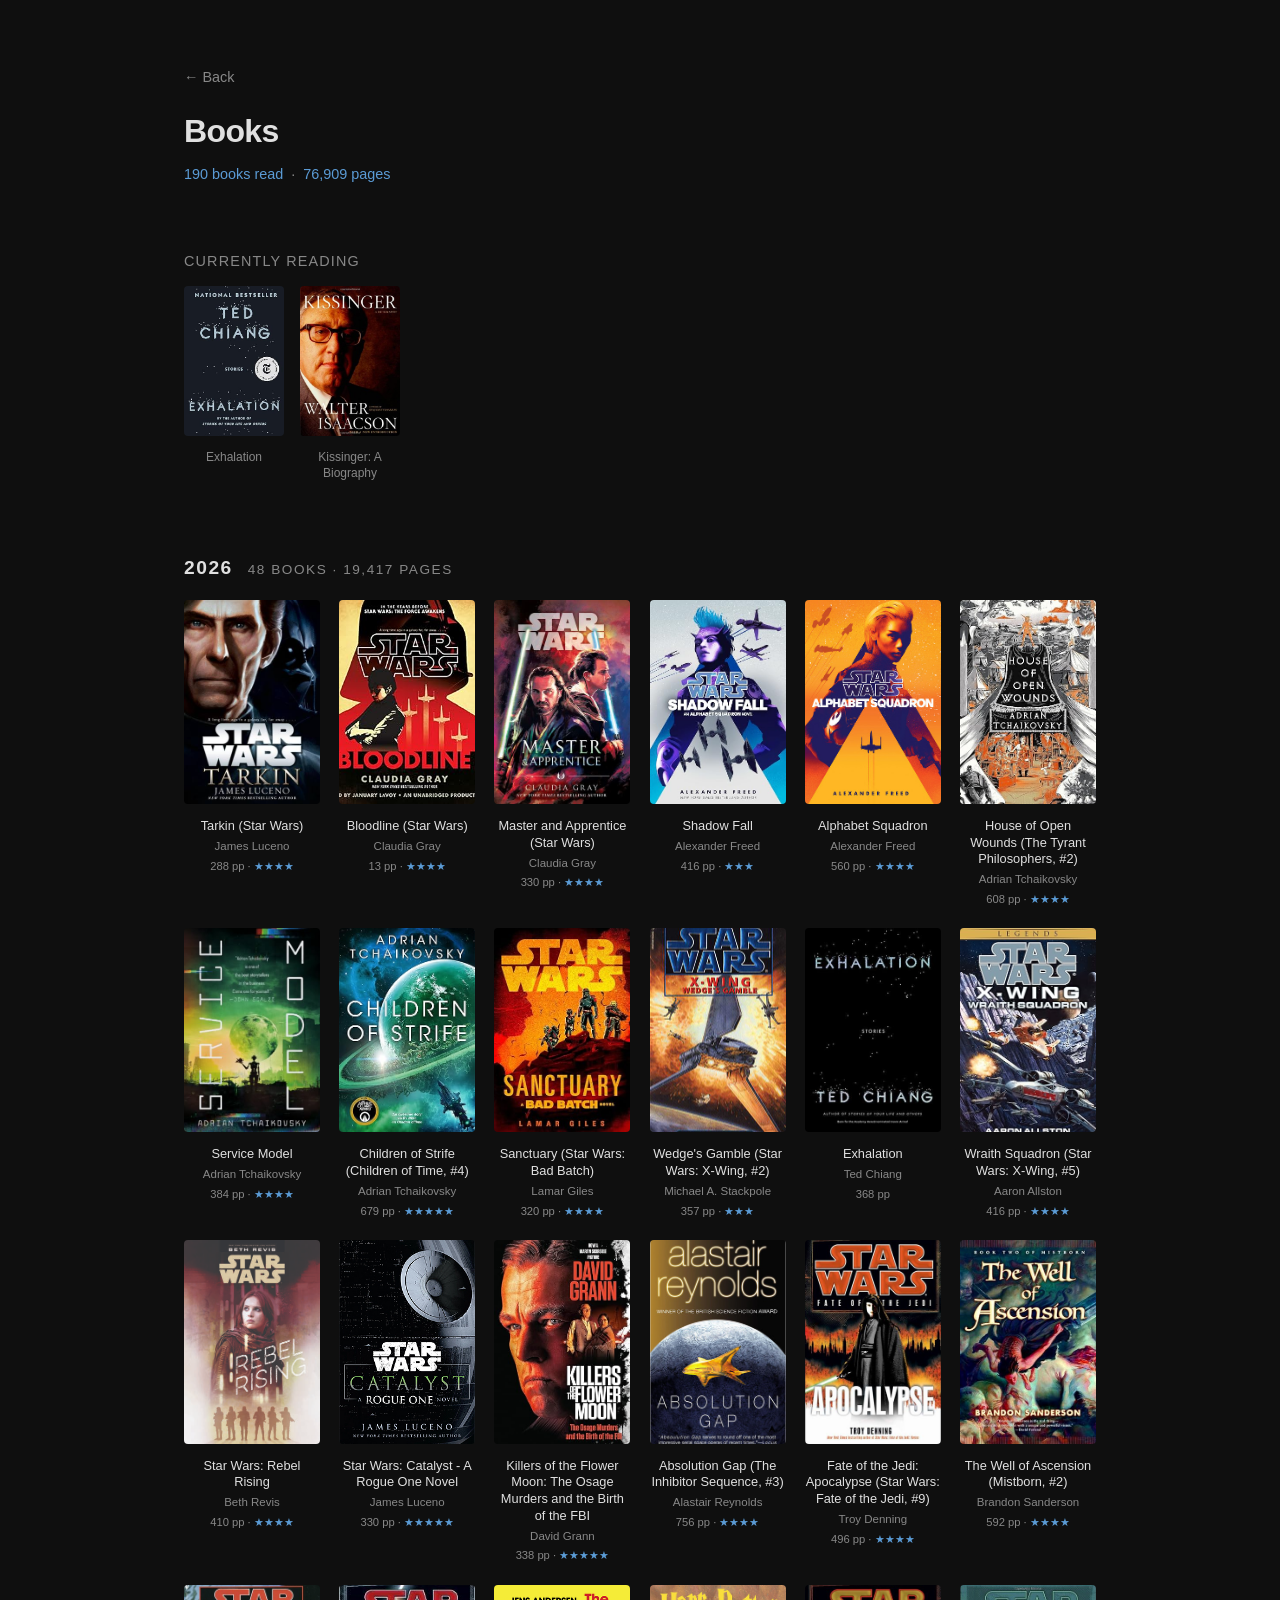
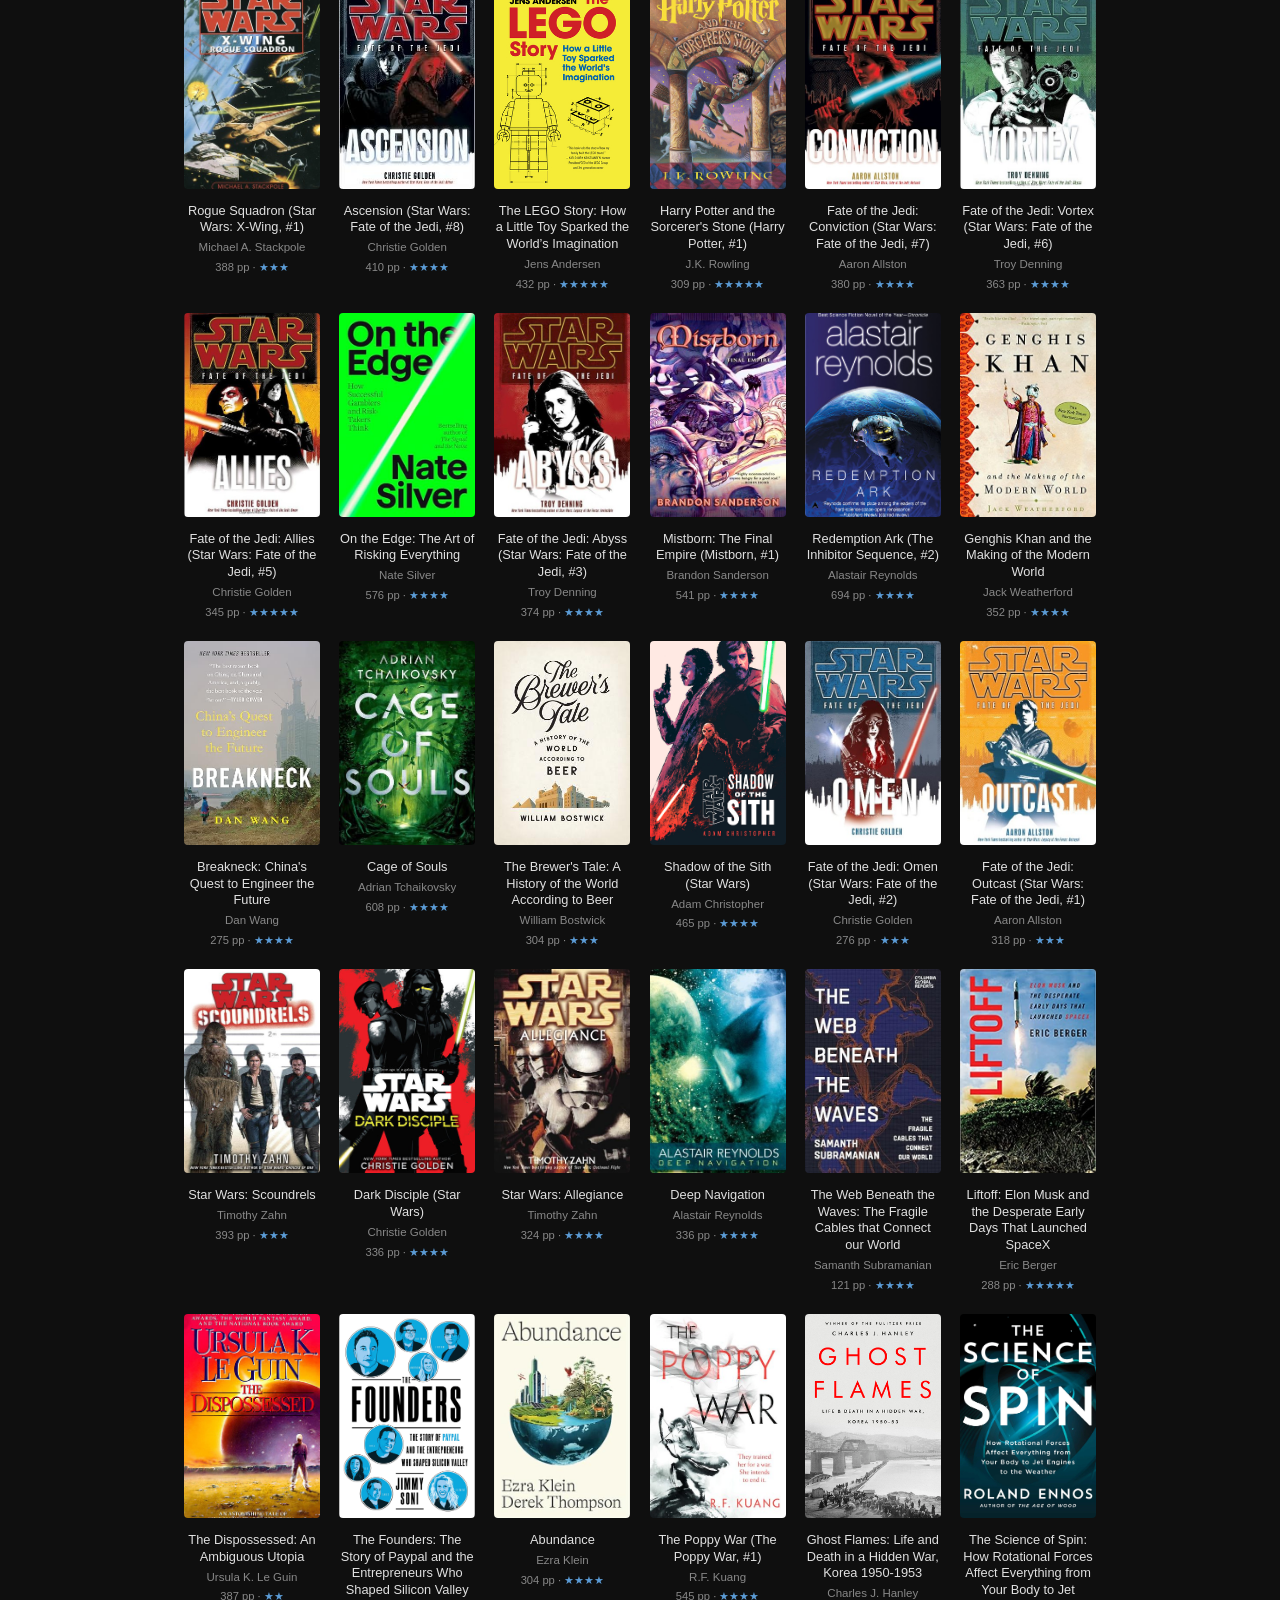
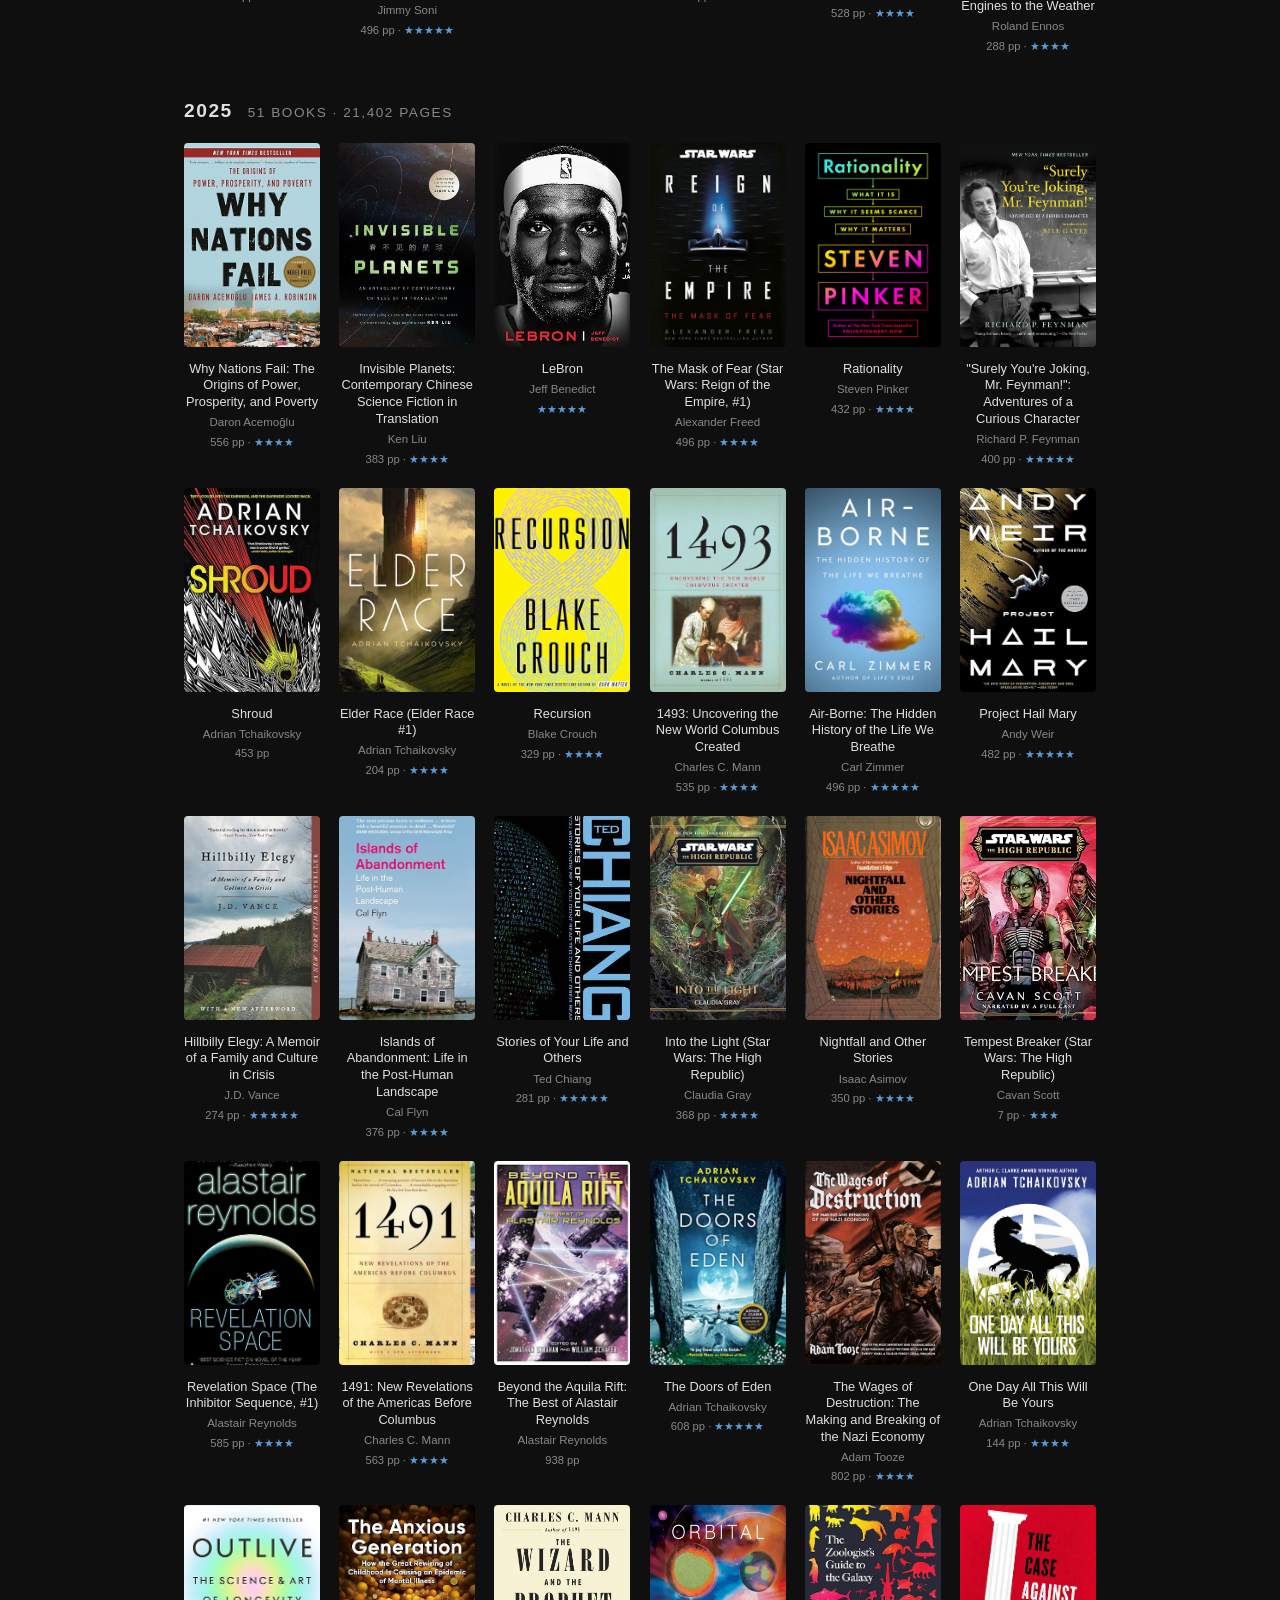
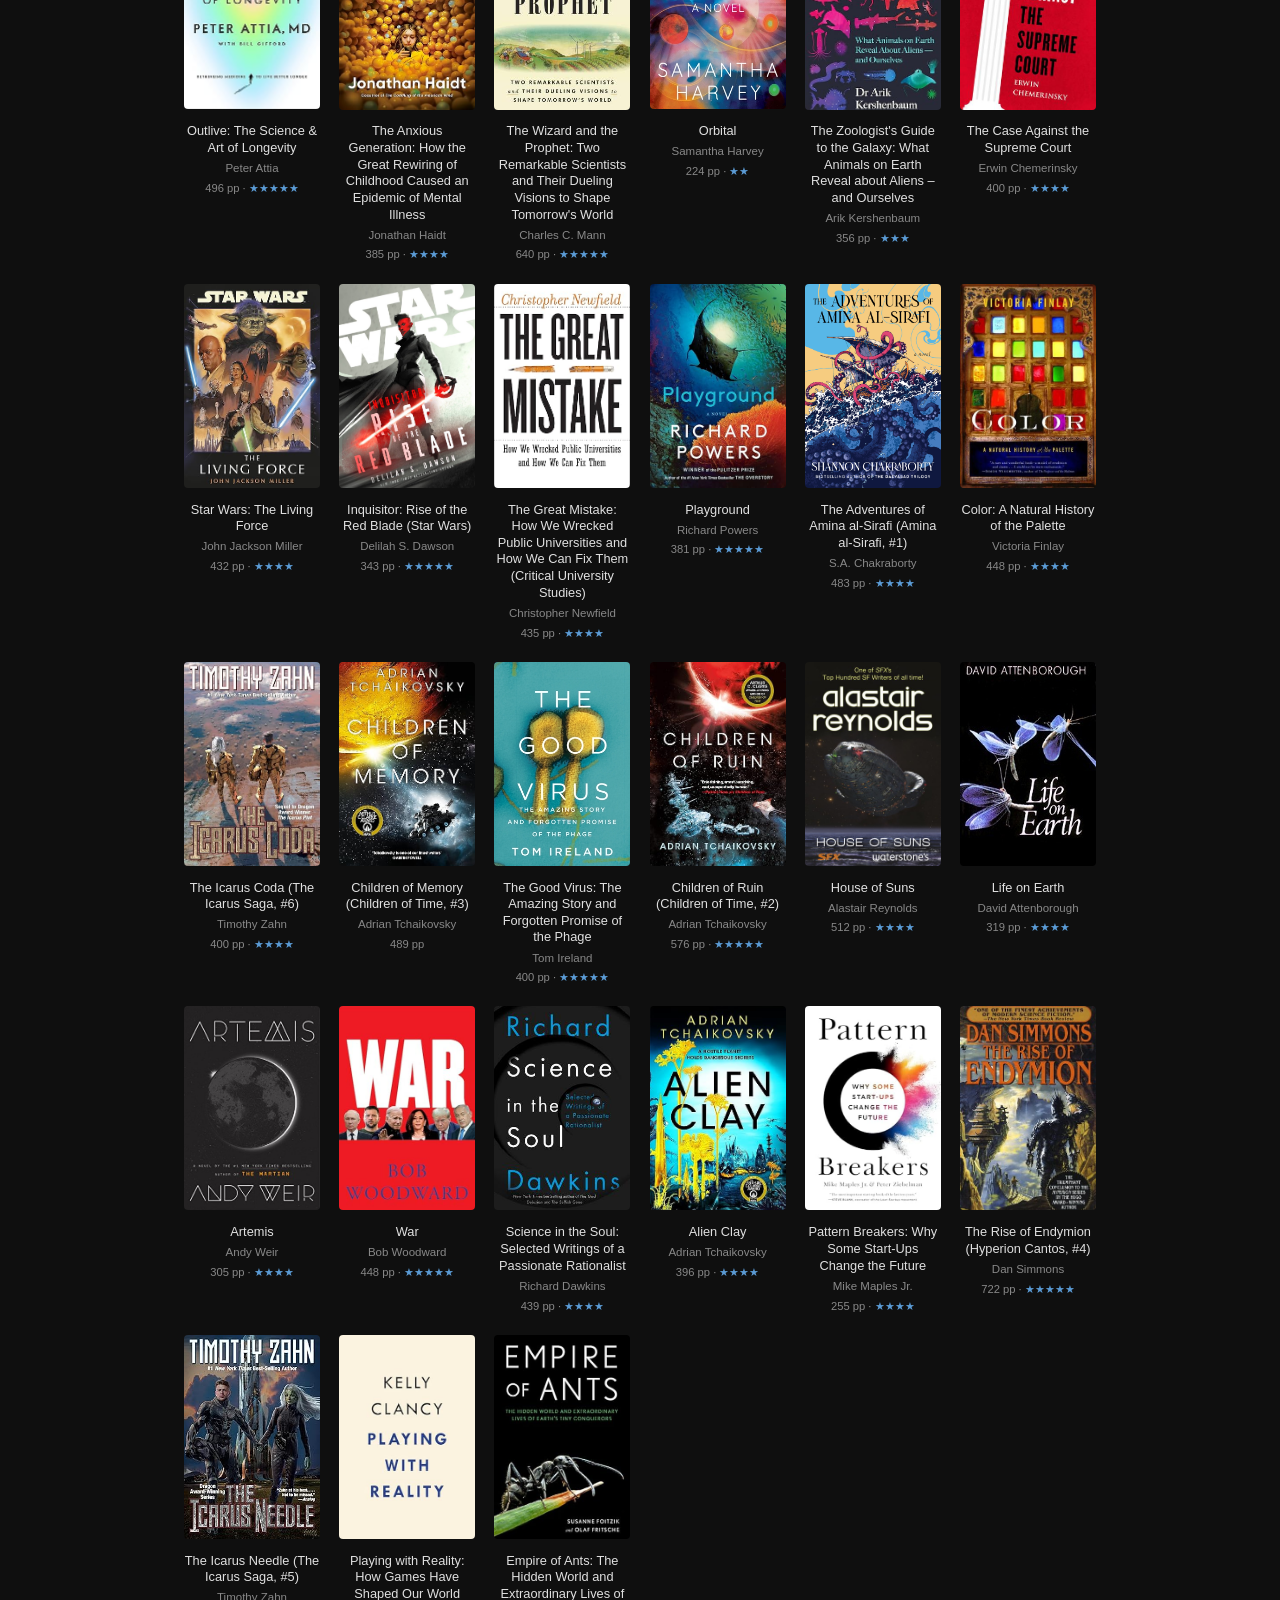
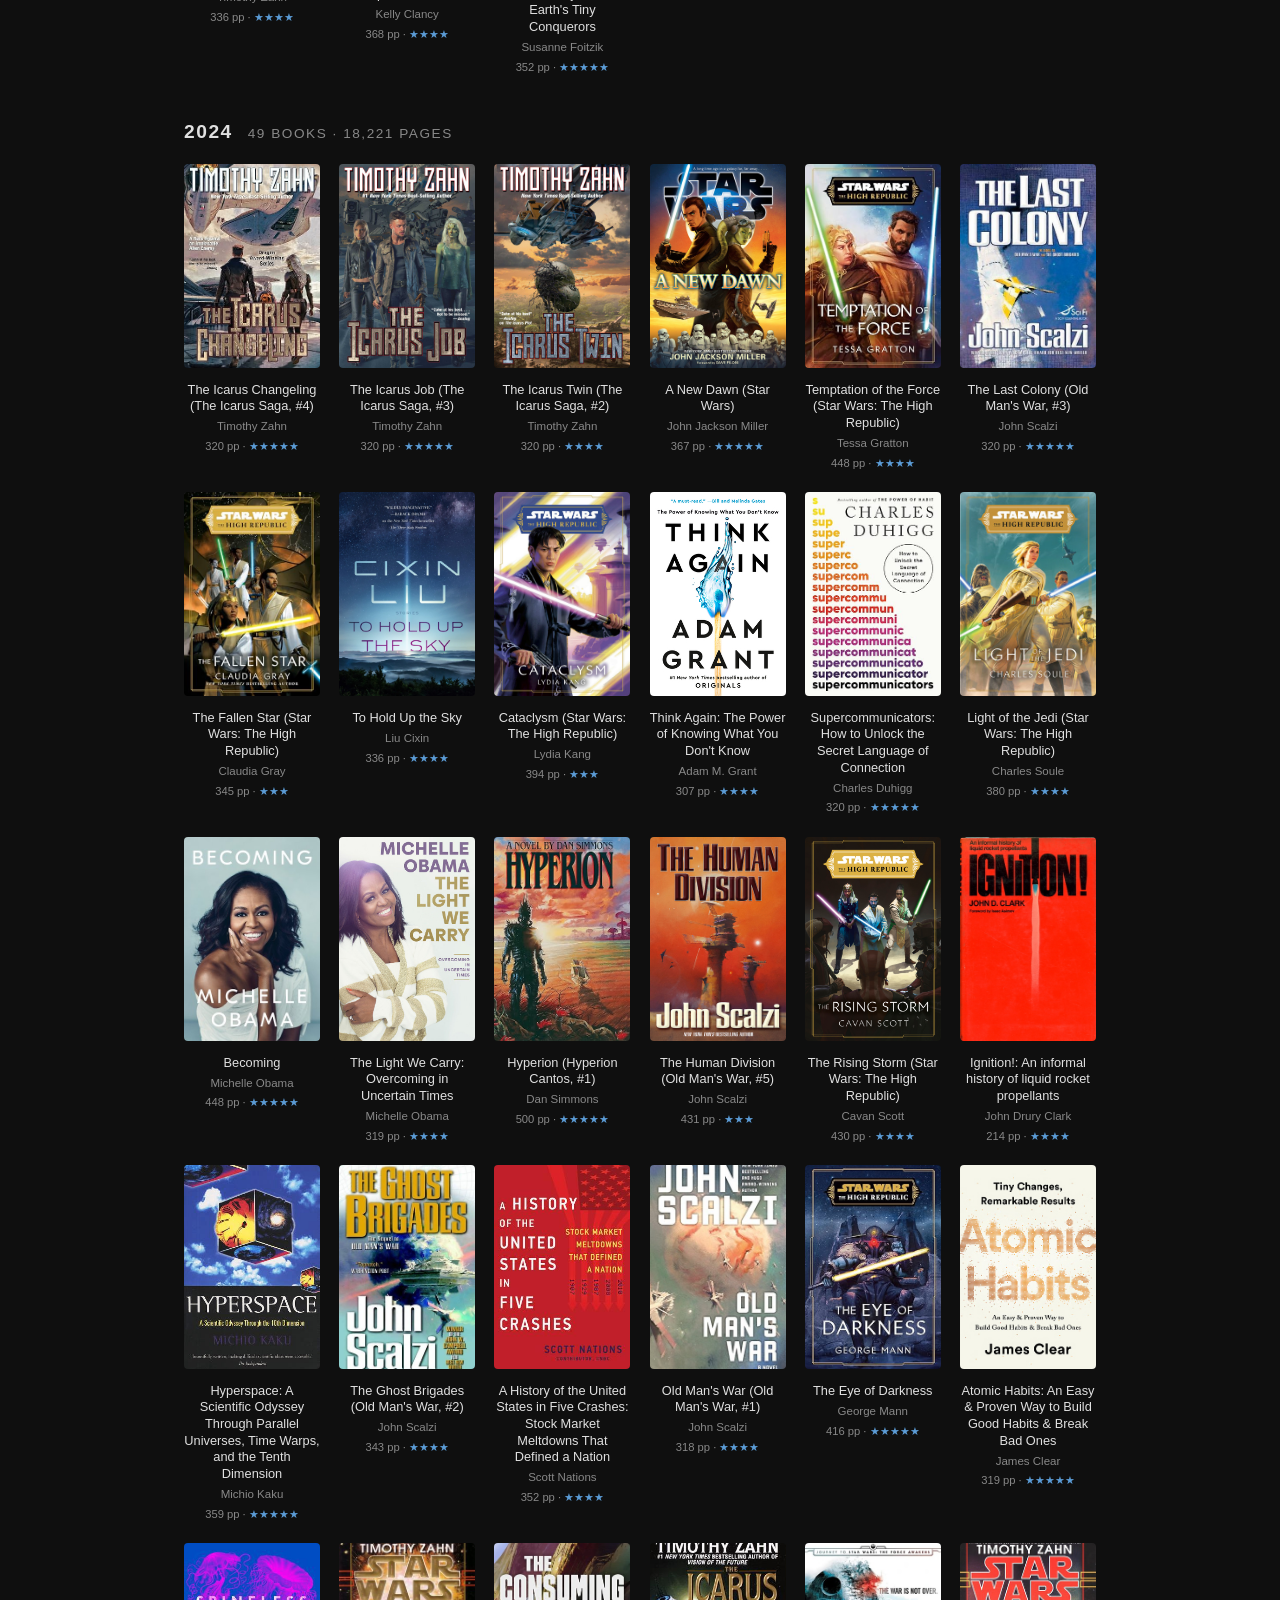
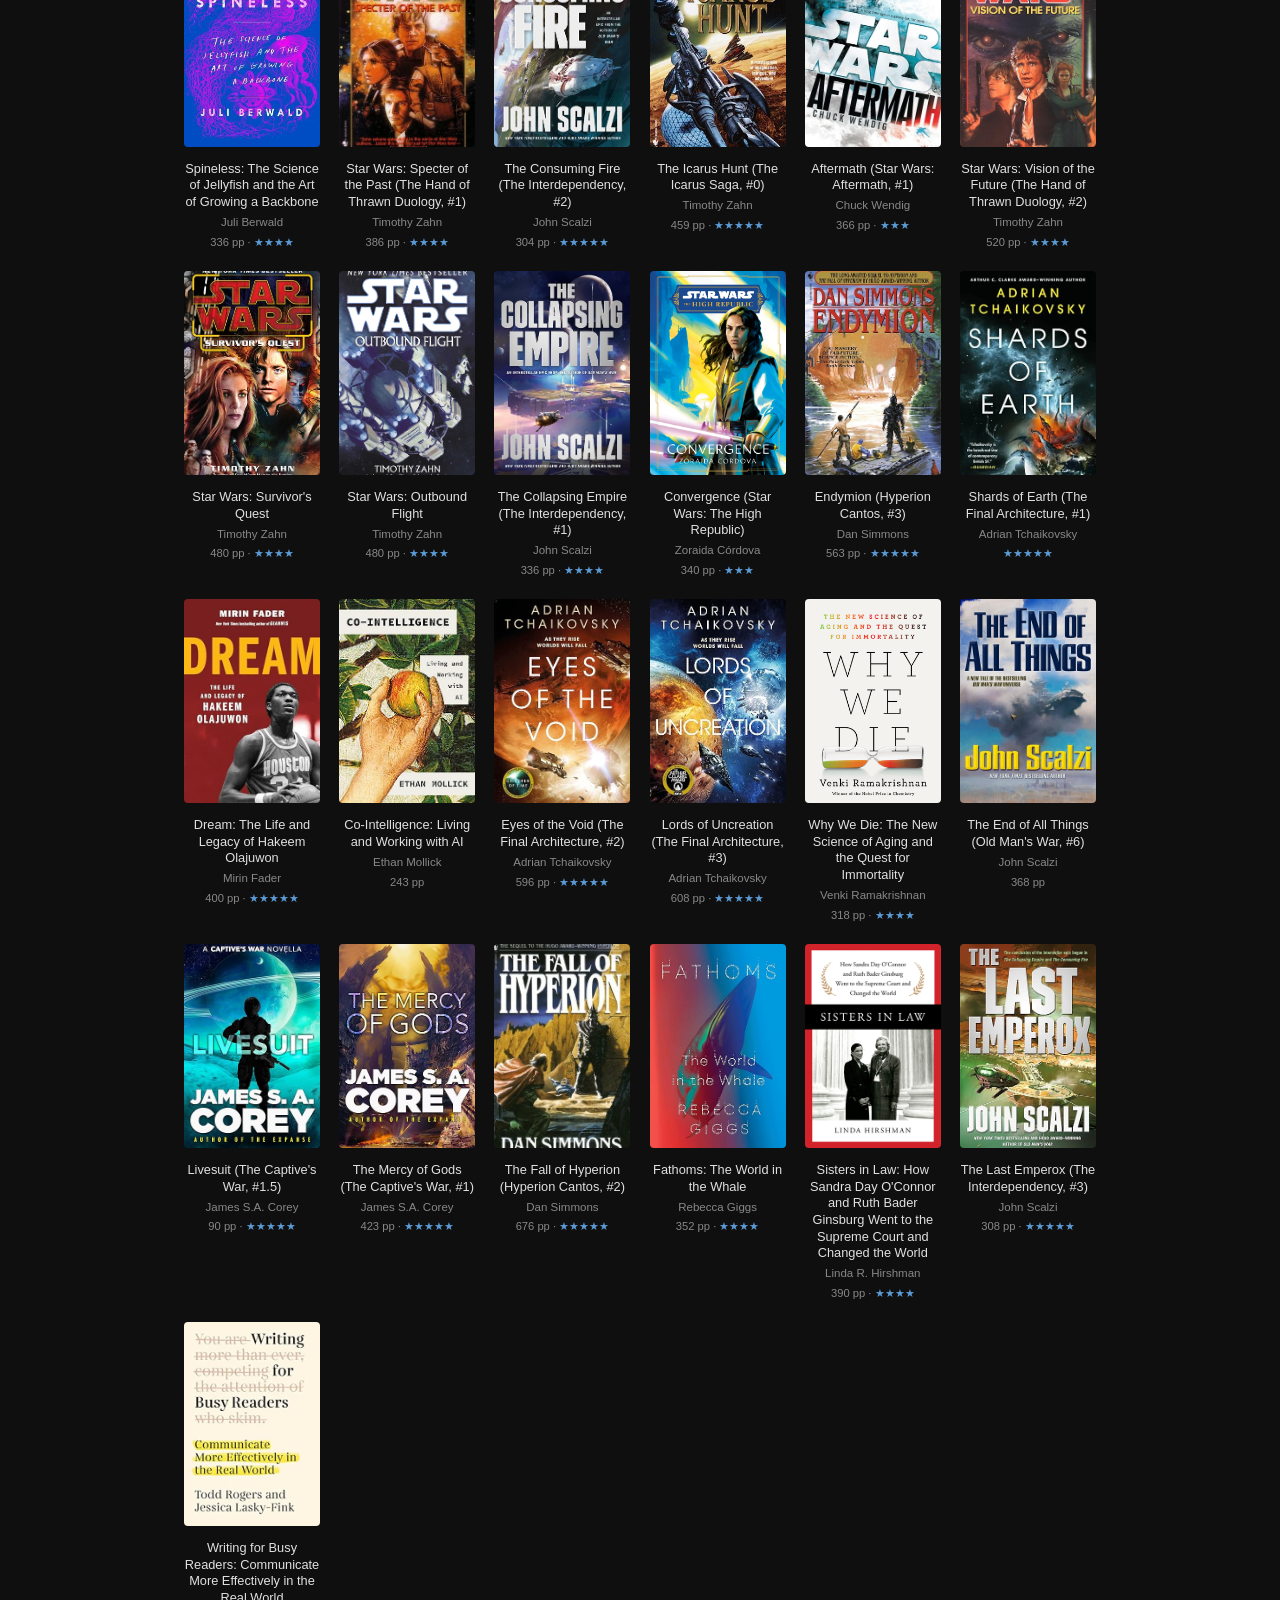
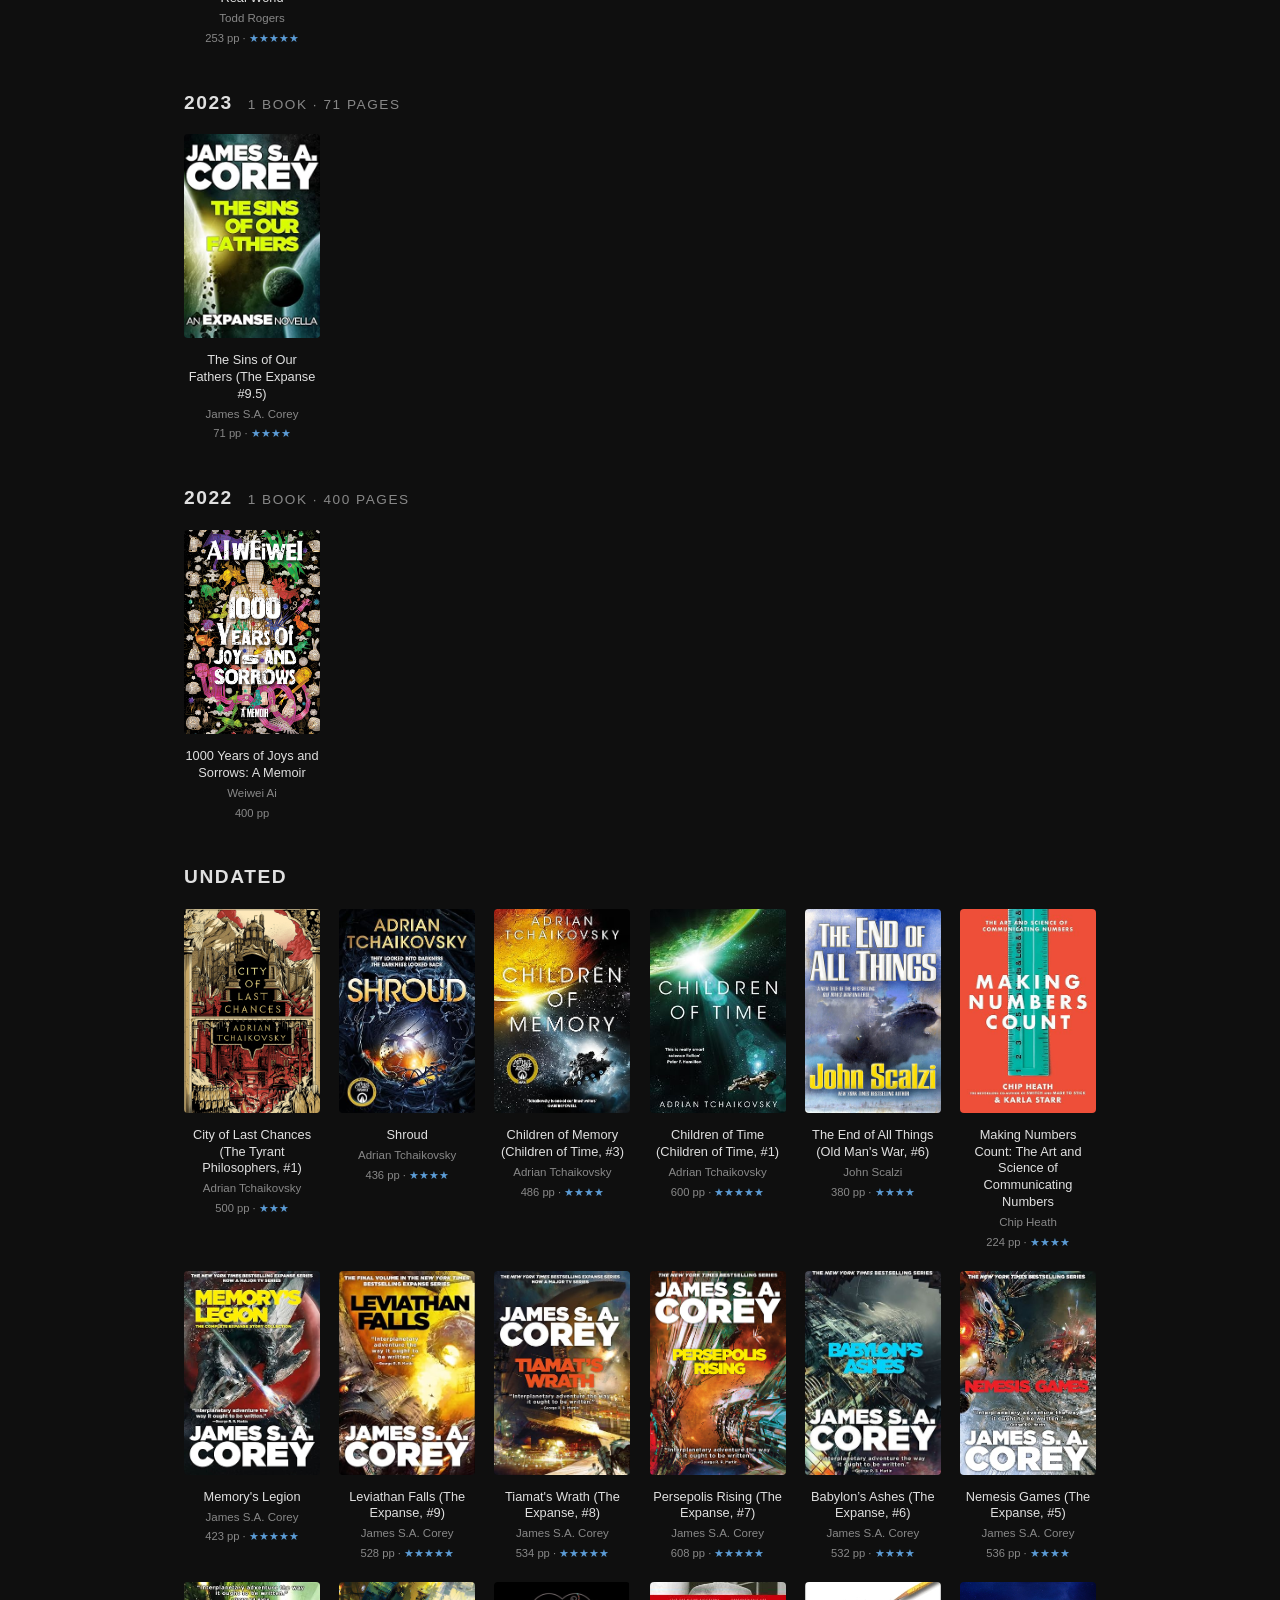
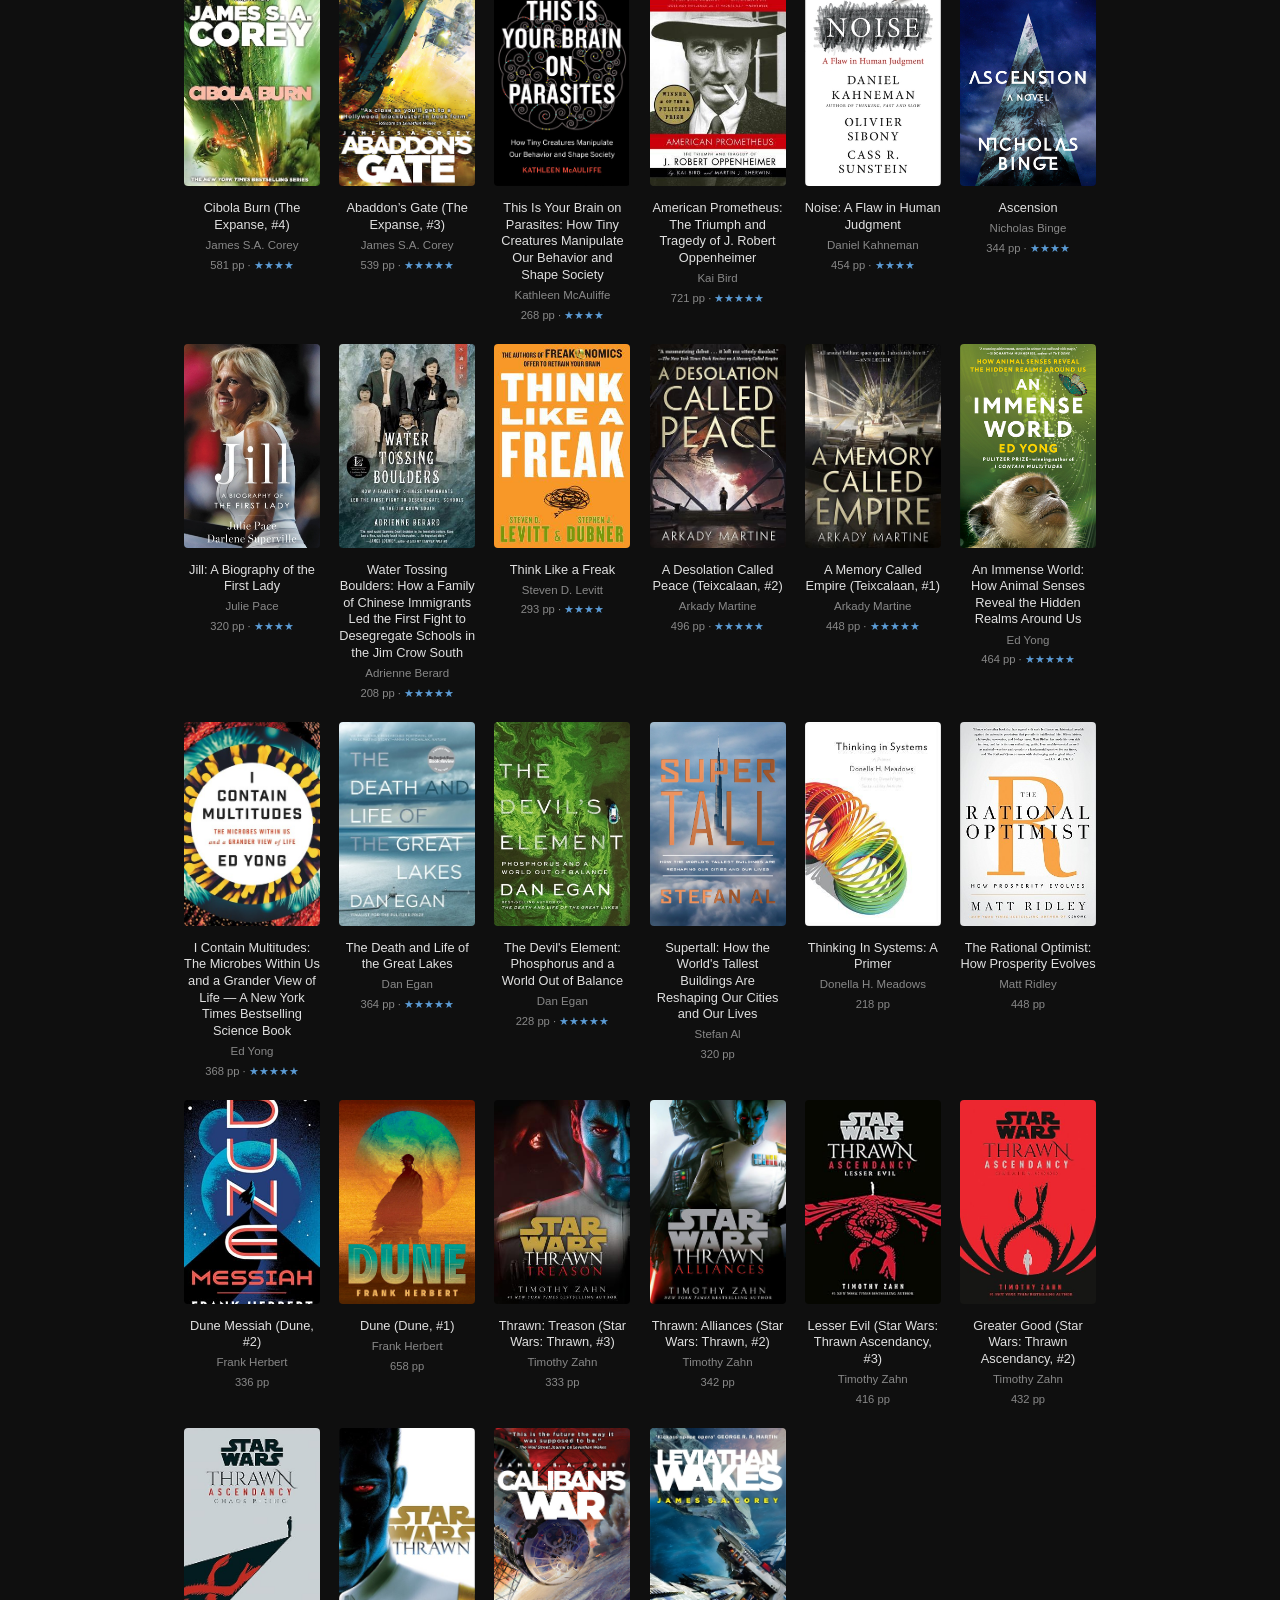
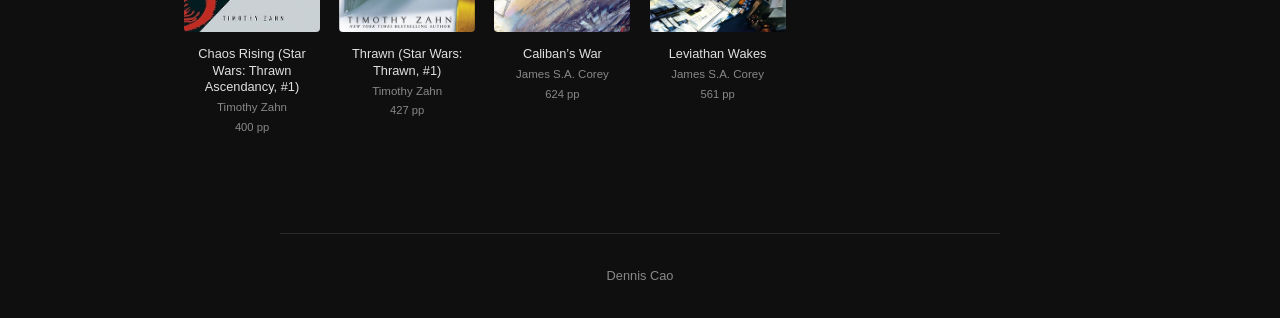
<file: books.html>
<!DOCTYPE html>
<html lang="en">
<head>
  <meta charset="UTF-8">
  <meta name="viewport" content="width=device-width, initial-scale=1.0">
  <title>Books — Dennis Cao</title>
  <meta name="description" content="Books Dennis Cao has read, synced from Goodreads.">
  <meta property="og:title" content="Books — Dennis Cao">
  <meta property="og:description" content="Books Dennis Cao has read, synced from Goodreads.">
  <meta property="og:type" content="website">
  <meta property="og:url" content="https://denniscao.com/books.html">
  <link rel="icon" href="favicon.svg" type="image/svg+xml">
  <link rel="stylesheet" href="style.css">
  <link rel="stylesheet" href="books-page.css">
</head>
<body>
  <div class="container">
    <header>
      <p class="back"><a href="index.html">&larr; Back</a></p>
      <h1>Books</h1>
      <div id="all-time-stats" class="reading-stats"></div>
    </header>

    <section id="currently-reading-section">
      <div id="currently-reading"></div>
    </section>

    <section id="book-list"></section>
  </div>

  <footer>
    <p>Dennis Cao</p>
  </footer>

  <script>
    document.addEventListener("DOMContentLoaded", () => {
      fetch("books.json")
        .then((res) => res.json())
        .then((data) => {
          renderCurrentlyReading(data.currentlyReading);
          renderAllBooks(data.read);
          renderStats(data.read);
        })
        .catch(() => {});

      function renderCurrentlyReading(books) {
        if (!books.length) return;
        const el = document.getElementById("currently-reading");
        const heading = document.createElement("h2");
        heading.className = "shelf-label";
        heading.textContent = "Currently reading";
        el.appendChild(heading);

        const grid = document.createElement("div");
        grid.className = "book-grid";
        books.forEach((book) => {
          grid.appendChild(makeBookCard(book));
        });
        el.appendChild(grid);
      }

      function renderAllBooks(books) {
        const el = document.getElementById("book-list");

        // Group by year
        const byYear = {};
        const noDate = [];
        books.forEach((book) => {
          if (book.readAt) {
            const year = new Date(book.readAt).getFullYear();
            if (!byYear[year]) byYear[year] = [];
            byYear[year].push(book);
          } else {
            noDate.push(book);
          }
        });

        const years = Object.keys(byYear).sort((a, b) => b - a);
        years.forEach((year) => {
          const yearBooks = byYear[year];
          const totalPages = yearBooks.reduce((s, b) => s + b.pages, 0);

          const heading = document.createElement("h2");
          heading.className = "year-heading";
          heading.innerHTML = `${year} <span class="year-stats">${yearBooks.length} book${yearBooks.length !== 1 ? "s" : ""}${totalPages ? ` · ${totalPages.toLocaleString()} pages` : ""}</span>`;
          el.appendChild(heading);

          const list = document.createElement("div");
          list.className = "book-list-grid";
          yearBooks.forEach((book) => {
            list.appendChild(makeBookRow(book));
          });
          el.appendChild(list);
        });

        if (noDate.length) {
          const heading = document.createElement("h2");
          heading.className = "year-heading";
          heading.textContent = "Undated";
          el.appendChild(heading);

          const list = document.createElement("div");
          list.className = "book-list-grid";
          noDate.forEach((book) => {
            list.appendChild(makeBookRow(book));
          });
          el.appendChild(list);
        }
      }

      function renderStats(books) {
        const totalPages = books.reduce((s, b) => s + b.pages, 0);
        const el = document.getElementById("all-time-stats");
        el.innerHTML =
          `<span>${books.length} books read</span>` +
          (totalPages
            ? `<span class="stat-sep">&middot;</span><span>${totalPages.toLocaleString()} pages</span>`
            : "");
      }

      function makeBookCard(book) {
        const a = document.createElement("a");
        a.href = book.link;
        a.target = "_blank";
        a.rel = "noopener";
        a.className = "book";
        a.title = `${book.title} by ${book.author}`;

        if (book.cover) {
          const img = document.createElement("img");
          img.src = book.cover;
          img.alt = book.title;
          img.loading = "lazy";
          a.appendChild(img);
        }

        const info = document.createElement("span");
        info.className = "book-title";
        info.textContent = book.title;
        a.appendChild(info);

        return a;
      }

      function makeBookRow(book) {
        const a = document.createElement("a");
        a.href = book.link;
        a.target = "_blank";
        a.rel = "noopener";
        a.className = "book-grid-item";
        a.title = `${book.title} by ${book.author}`;

        if (book.cover) {
          const img = document.createElement("img");
          img.src = book.cover;
          img.alt = book.title;
          img.loading = "lazy";
          a.appendChild(img);
        }

        const title = document.createElement("span");
        title.className = "book-grid-item-title";
        title.textContent = book.title;
        a.appendChild(title);

        const author = document.createElement("span");
        author.className = "book-grid-item-author";
        author.textContent = book.author;
        a.appendChild(author);

        if (book.pages || book.rating) {
          const meta = document.createElement("div");
          meta.className = "book-grid-item-meta";
          const parts = [];
          if (book.pages) parts.push(`${book.pages} pp`);
          if (book.rating) parts.push(`<span class="stars">${"★".repeat(book.rating)}</span>`);
          meta.innerHTML = parts.join(" · ");
          a.appendChild(meta);
        }

        return a;
      }
    });
  </script>
</body>
</html>
</file>
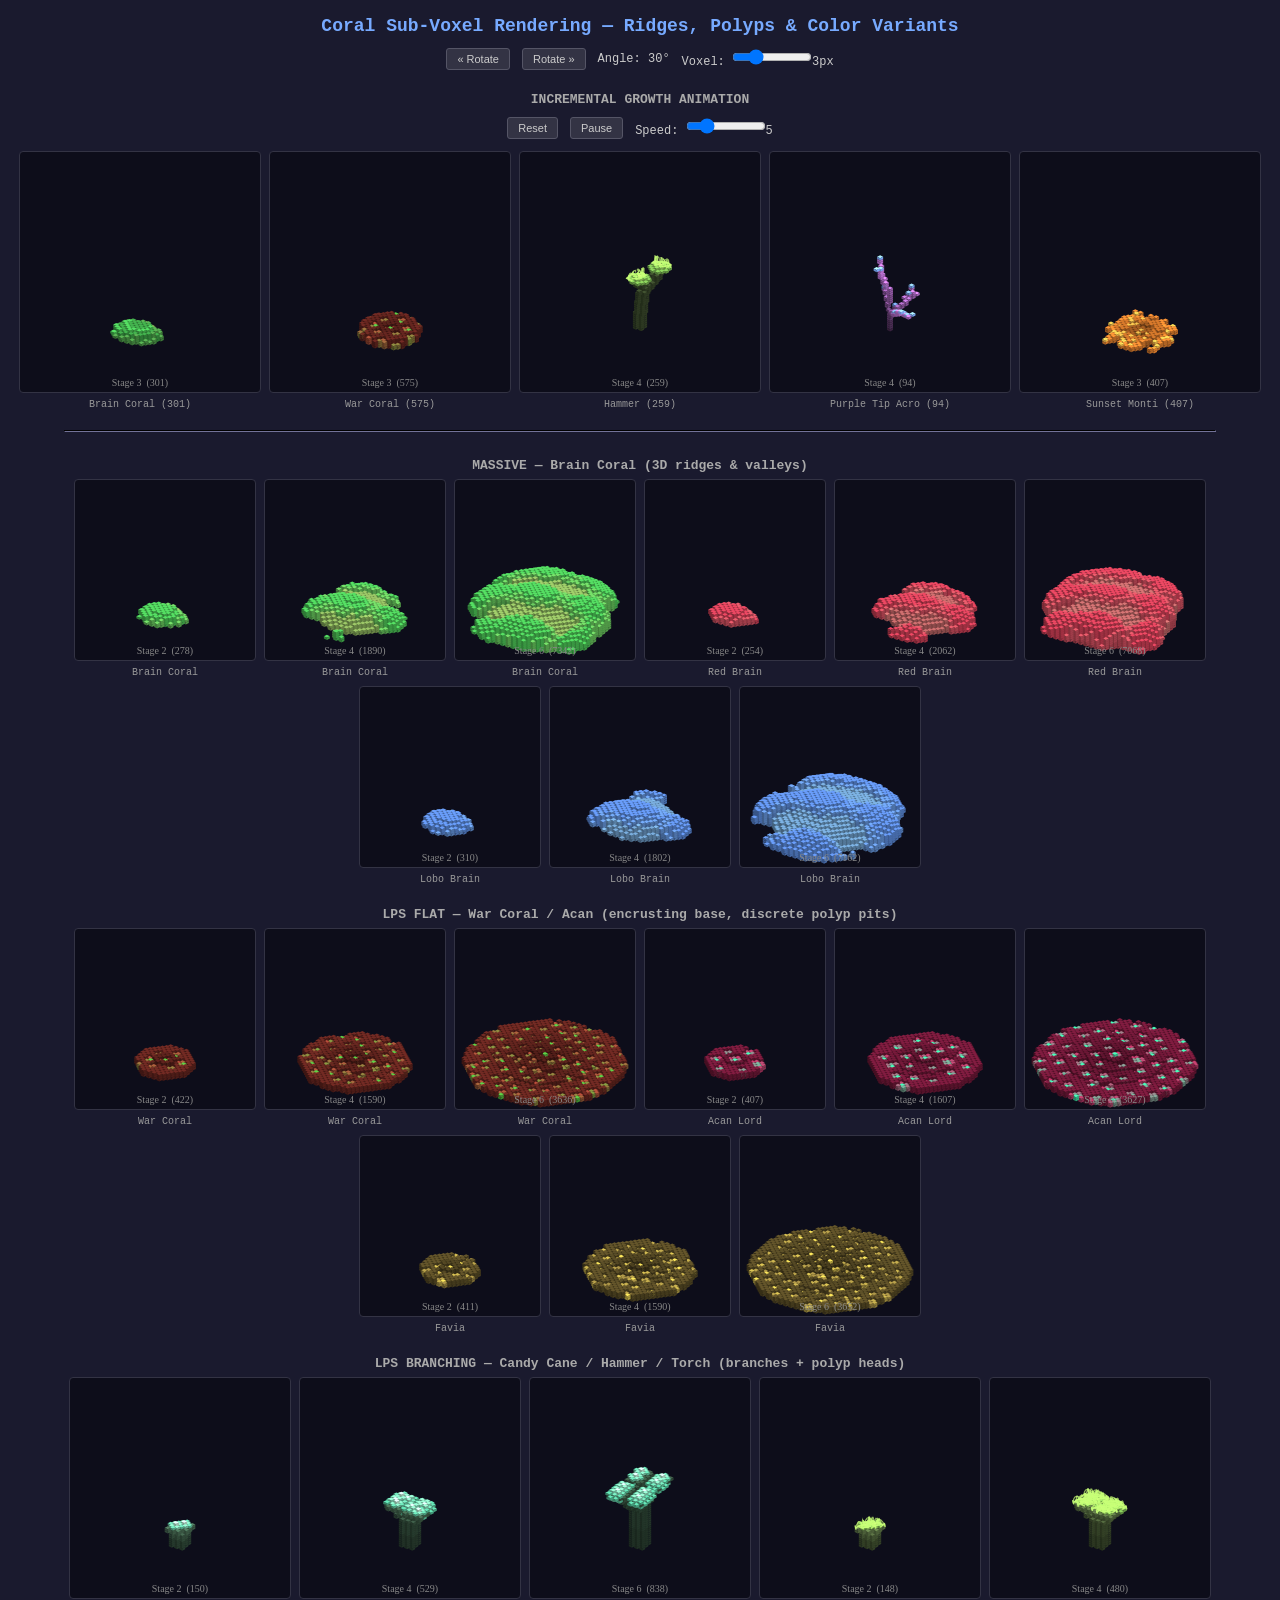
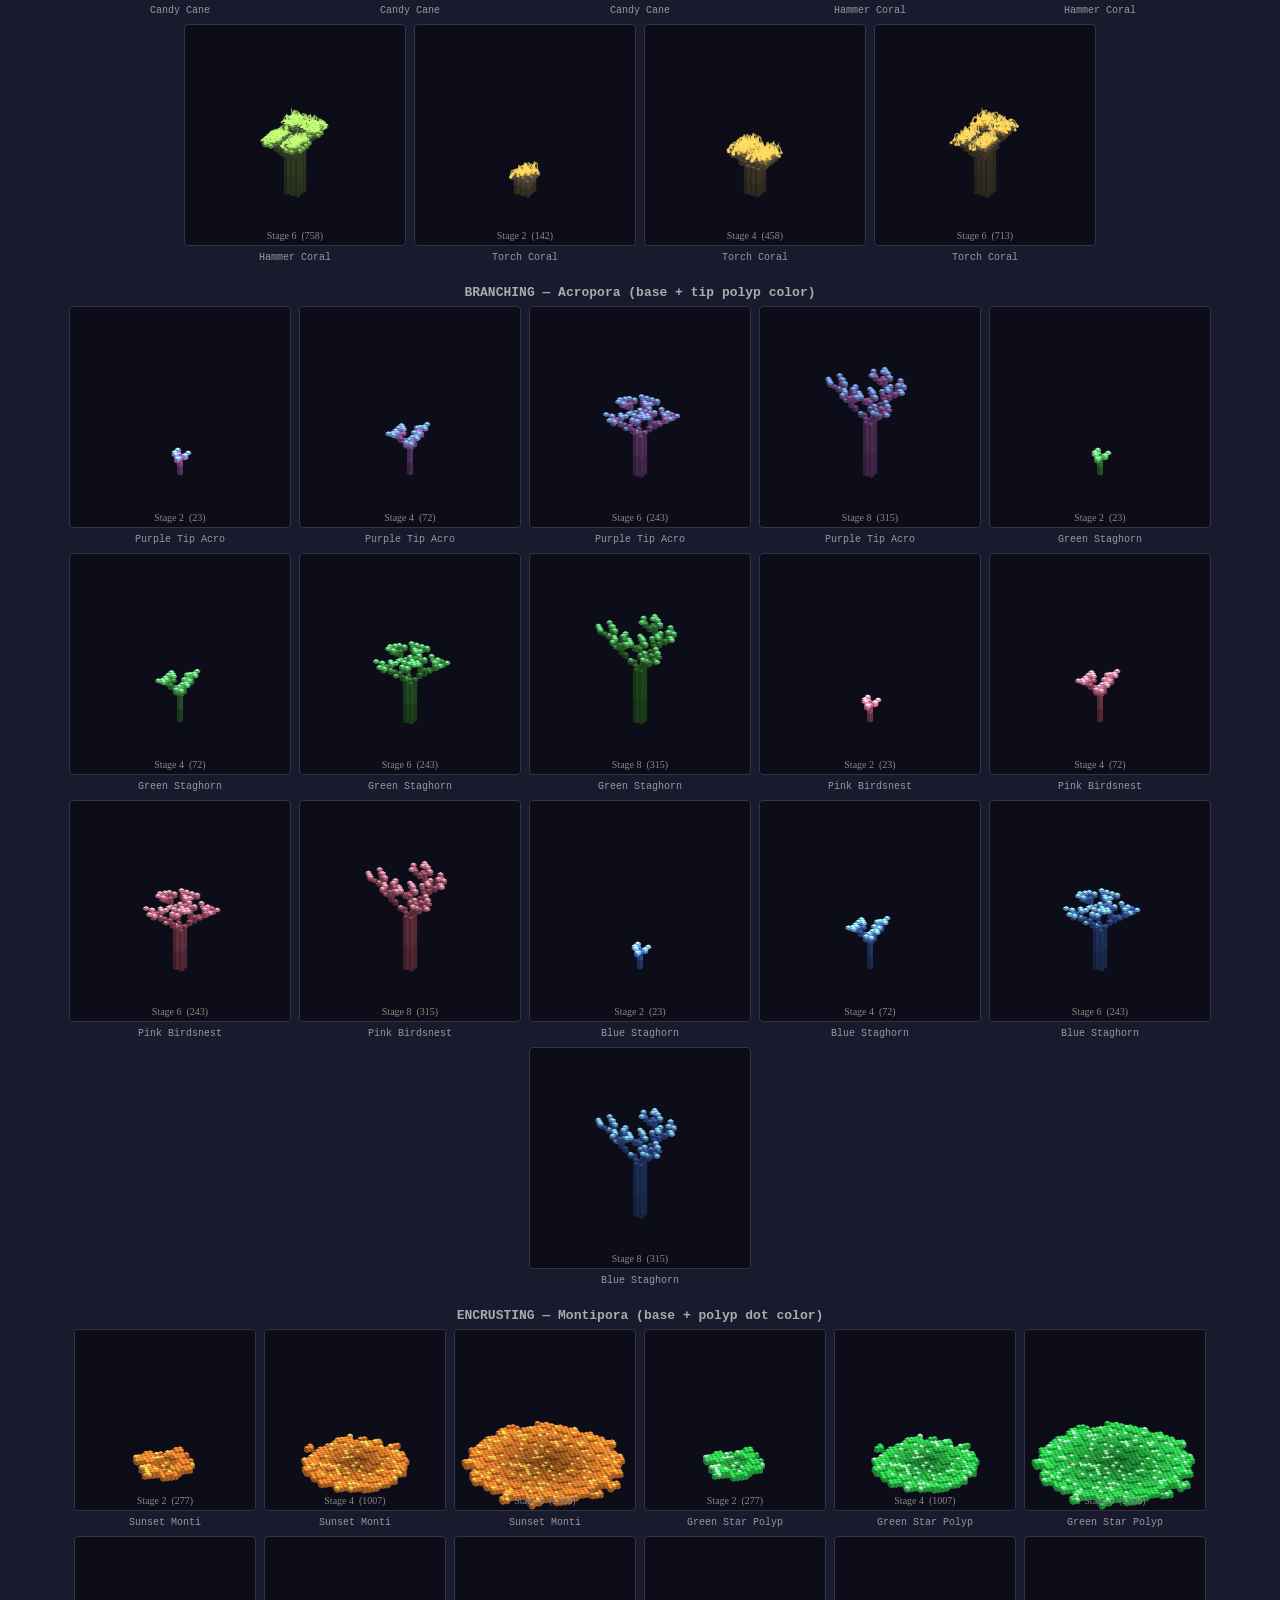
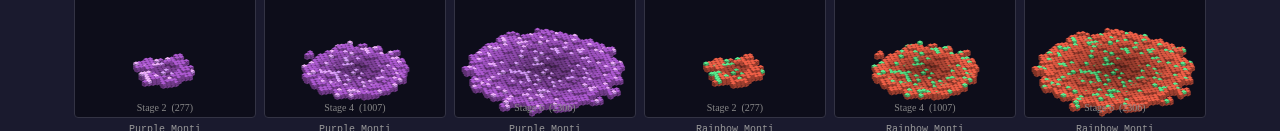
<file: reef-tank-sim/coral-viz.html>
<!DOCTYPE html>
<html>
<head>
<meta charset="utf-8">
<title>Coral Sub-Voxel Visualization</title>
<style>
* { margin: 0; padding: 0; box-sizing: border-box; }
body { background: #1a1a2e; color: #ccc; font-family: 'Consolas', monospace; display: flex; flex-direction: column; align-items: center; overflow-x: hidden; }
h1 { color: #7af; margin: 16px 0 4px; font-size: 18px; }
h2 { color: #aaa; margin: 14px 0 2px; font-size: 13px; }
.row { display: flex; gap: 8px; flex-wrap: wrap; justify-content: center; margin: 4px 0 8px; }
canvas { background: #0d0d1a; border: 1px solid #334; border-radius: 4px; }
.controls { display: flex; gap: 12px; align-items: center; margin: 8px 0; flex-wrap: wrap; justify-content: center; }
.controls label { font-size: 12px; }
.controls input[type=range] { width: 80px; }
.controls button { padding: 4px 10px; font-size: 11px; background: #334; color: #ccc; border: 1px solid #556; border-radius: 3px; cursor: pointer; }
.controls button:hover { background: #445; }
.var-label { font-size: 10px; color: #999; text-align: center; margin-top: 1px; display: block; }
</style>
</head>
<body>
<h1>Coral Sub-Voxel Rendering — Ridges, Polyps & Color Variants</h1>
<div class="controls">
  <button onclick="rotateAll(-1)">&laquo; Rotate</button>
  <button onclick="rotateAll(1)">Rotate &raquo;</button>
  <label>Angle: <span id="rotLabel">30</span>&deg;</label>
  <label>Voxel: <input type="range" id="subSize" min="2" max="6" value="3" oninput="rebuild()"><span id="sizeLabel">3</span>px</label>
</div>

<h2>INCREMENTAL GROWTH ANIMATION</h2>
<div class="controls">
  <button onclick="growthReset()">Reset</button>
  <button onclick="togglePause()" id="pauseBtn">Pause</button>
  <label>Speed: <input type="range" id="growSpeed" min="1" max="20" value="5"><span id="speedLabel">5</span></label>
</div>
<div class="row" id="growthRow"></div>

<hr style="width:90%;border-color:#334;margin:12px 0">
<h2>MASSIVE — Brain Coral (3D ridges &amp; valleys)</h2>
<div class="row" id="massiveRow"></div>

<h2>LPS FLAT — War Coral / Acan (encrusting base, discrete polyp pits)</h2>
<div class="row" id="lps_flatRow"></div>

<h2>LPS BRANCHING — Candy Cane / Hammer / Torch (branches + polyp heads)</h2>
<div class="row" id="lps_branchRow"></div>

<h2>BRANCHING — Acropora (base + tip polyp color)</h2>
<div class="row" id="branchingRow"></div>

<h2>ENCRUSTING — Montipora (base + polyp dot color)</h2>
<div class="row" id="encrustingRow"></div>

<script>
// NOTE: standalone dev sandbox for coral shape/color experiments.
// The game (index.html) has its own copies of the growth-state factories,
// tuned separately — treat index.html as canonical and re-port changes
// made here deliberately.
// ============================================================
// COLOR VARIANTS
// ============================================================
const VARIANTS = {
  massive: [
    { name: 'Brain Coral',     base: [65,170,75],   accent: [180,230,120], ridgeFreq: 3.5 },
    { name: 'Red Brain',       base: [180,55,75],   accent: [240,130,130], ridgeFreq: 4.0 },
    { name: 'Lobo Brain',      base: [80,120,190],  accent: [140,200,255], ridgeFreq: 3.0 },
  ],
  lps_flat: [
    { name: 'War Coral',  base: [160,60,50],  accent: [80,180,60],  polypSize: 1.6, polypSpacing: 4.0, wallH: 0.8 },
    { name: 'Acan Lord',  base: [180,40,90],  accent: [60,220,160], polypSize: 2.0, polypSpacing: 5.0, wallH: 0.6 },
    { name: 'Favia',      base: [140,120,60], accent: [220,200,80], polypSize: 1.4, polypSpacing: 3.5, wallH: 0.9 },
  ],
  lps_branch: [
    { name: 'Candy Cane',    base: [85,195,155],  accent: [200,240,220], skeleton: [60,90,70],  polypSize: 2.0, polypRound: 1.0, tentacles: false },
    { name: 'Hammer Coral',  base: [120,180,80],  accent: [200,255,120], skeleton: [80,100,60], polypSize: 2.0, polypRound: 0.6, tentacles: true, tentacleLen: 4, tentacleCount: 10 },
    { name: 'Torch Coral',   base: [200,140,50],  accent: [255,220,100], skeleton: [90,80,60],  polypSize: 1.8, polypRound: 0.6, tentacles: true, tentacleLen: 5, tentacleCount: 12 },
  ],
  branching: [
    { name: 'Purple Tip Acro', base: [155,95,175],  accent: [120,165,240] },
    { name: 'Green Staghorn',  base: [65,150,65],   accent: [105,215,125] },
    { name: 'Pink Birdsnest',  base: [195,95,125],  accent: [235,155,175] },
    { name: 'Blue Staghorn',   base: [60,100,180],  accent: [130,200,255] },
  ],
  encrusting: [
    { name: 'Sunset Monti',    base: [220,125,45],  accent: [255,200,80]  },
    { name: 'Green Star Polyp',base: [45,195,75],   accent: [160,255,180] },
    { name: 'Purple Monti',    base: [145,75,175],  accent: [220,160,255] },
    { name: 'Rainbow Monti',   base: [200,80,60],   accent: [80,220,130]  },
  ],
};

const SUBVOX = 3;

function hash2(a, b) {
  let h = Math.sin(a * 127.1 + b * 311.7) * 43758.5453;
  return h - Math.floor(h);
}

// ============================================================
// MASSIVE — hemisphere with brain-like meandering ridges
// ============================================================
function genMassive(stage, variant) {
  const voxels = [];
  const maxR = stage * SUBVOX;
  const flatness = 0.75;
  const freq = variant.ridgeFreq || 3.5;
  const grooveDepth = 1.5 + stage * 0.6;

  function hash(px, py) {
    let h = Math.sin(px * 127.1 + py * 311.7) * 43758.5453;
    return h - Math.floor(h);
  }

  function meander(px, py) {
    const s = freq / 3.5;
    const base = Math.sin(px*0.45*s + py*0.25*s + 1.0)
               + Math.sin(px*0.2*s  - py*0.4*s  + 2.3) * 0.8
               + Math.sin(px*0.35*s + py*0.35*s + 0.5) * 0.6
               + Math.sin(px*0.15*s - py*0.3*s  - 1.2) * 0.4;
    const noise = (hash(Math.floor(px*0.7), Math.floor(py*0.7)) - 0.5) * 0.6;
    return base + noise;
  }

  function carveAt(px, py) {
    const m = meander(px, py);
    const sharpness = 3.0;
    const t = 1.0 / (1.0 + Math.exp(m * sharpness));
    return t * grooveDepth;
  }

  const maxH = Math.ceil(maxR * flatness) + 2;
  for (let x = -maxR; x <= maxR; x++) {
    for (let y = -maxR; y <= maxR; y++) {
      const carve = carveAt(x, y);
      const isValley = carve > grooveDepth * 0.6;
      const isRidge = carve < grooveDepth * 0.15;
      for (let z = 0; z <= maxH; z++) {
        const d = Math.sqrt(x*x + y*y + (z/flatness)*(z/flatness));
        const localR = maxR - carve;
        if (d > localR + 0.3) continue;
        if (d > maxR + 1) continue;
        const shell = Math.ceil(d / SUBVOX);
        voxels.push({ x, y, z, shell: Math.min(shell, stage), isRidge, isValley });
      }
    }
  }
  return voxels;
}

// ============================================================
// BRANCHING — L-system with tip polyps
// ============================================================
function genBranching(stage, variant) {
  const voxels = [];
  const set = new Map();
  const key = (x,y,z) => `${x},${y},${z}`;

  function addCylinder(x0,y0,z0, x1,y1,z1, radius, shell, isTip) {
    const dx = x1-x0, dy = y1-y0, dz = z1-z0;
    const len = Math.sqrt(dx*dx + dy*dy + dz*dz);
    if (len < 0.5) return;
    const steps = Math.ceil(len * 1.5);
    for (let i = 0; i <= steps; i++) {
      const t = i / steps;
      const cx = Math.round(x0 + dx*t);
      const cy = Math.round(y0 + dy*t);
      const cz = Math.round(z0 + dz*t);
      for (let rx = -radius; rx <= radius; rx++) {
        for (let ry = -radius; ry <= radius; ry++) {
          if (rx*rx + ry*ry <= radius*radius + 0.5) {
            const k = key(cx+rx, cy+ry, cz);
            if (!set.has(k)) {
              const v = { x: cx+rx, y: cy+ry, z: cz, shell, isTip: false, isPolyp: false };
              set.set(k, v);
              voxels.push(v);
            }
          }
        }
      }
    }
  }

  function branch(x, y, z, dirX, dirY, dirZ, length, radius, depth, shell) {
    if (depth <= 0 || length < 1) return;
    const ex = x + dirX * length;
    const ey = y + dirY * length;
    const ez = z + dirZ * length;
    const isTerminal = depth <= 1;
    // Taper radius toward tips — SPS branches are wire-thin
    const tipRad = isTerminal ? 0 : Math.max(0, radius);
    addCylinder(x, y, z, ex, ey, ez, tipRad, shell, isTerminal);
    if (isTerminal) return;
    const forks = 2 + (depth % 2);
    const newLen = length * 0.6;
    const newRad = Math.max(0, radius - 1);
    for (let f = 0; f < forks; f++) {
      const angle = (f / forks) * Math.PI * 2 + (depth * 1.3) + stage * 0.5;
      const spread = 0.55;
      const ndx = dirX * 0.4 + Math.cos(angle) * spread;
      const ndy = dirY * 0.4 + Math.sin(angle) * spread;
      const ndz = 0.8;
      const mag = Math.sqrt(ndx*ndx + ndy*ndy + ndz*ndz);
      branch(ex, ey, ez, ndx/mag, ndy/mag, ndz/mag, newLen, newRad, depth-1, shell+1);
    }
  }

  // SPS: thin trunk, wire-like branches
  const trunkH = stage * SUBVOX * 1.2;
  const trunkR = stage >= 5 ? 1 : 0; // only thicken trunk at large sizes
  const depth = Math.min(stage + 1, 5);
  addCylinder(0, 0, 0, 0, 0, trunkH * 0.35, trunkR, 1, false);
  branch(0, 0, trunkH * 0.35, 0, 0, 1, trunkH * 0.5, trunkR, depth, 2);

  // Mark tips: only voxels with nothing within 4 above
  const voxSet = new Set(voxels.map(v => key(v.x, v.y, v.z)));
  for (const v of voxels) {
    let hasAbove = false;
    for (let dz = 1; dz <= 4; dz++) {
      if (voxSet.has(key(v.x,v.y,v.z+dz)) || voxSet.has(key(v.x+1,v.y,v.z+dz)) ||
          voxSet.has(key(v.x-1,v.y,v.z+dz)) || voxSet.has(key(v.x,v.y+1,v.z+dz)) ||
          voxSet.has(key(v.x,v.y-1,v.z+dz))) {
        hasAbove = true; break;
      }
    }
    if (!hasAbove) {
      v.isTip = true;
    } else if (!voxSet.has(key(v.x,v.y,v.z+1))) {
      const h = Math.sin(v.x*12.9898+v.y*78.233+v.z*37.719)*43758.5453;
      if ((h-Math.floor(h)) > 0.84) v.isPolyp = true;
    }
  }
  return voxels;
}

// ============================================================
// ENCRUSTING — thin crust with polyp dots on surface
// ============================================================
function genEncrusting(stage, variant) {
  const voxels = [];
  const maxR = stage * SUBVOX;
  const thickness = Math.max(1, Math.ceil(SUBVOX * 0.4));
  for (let x = -maxR; x <= maxR; x++) {
    for (let y = -maxR; y <= maxR; y++) {
      const d2 = Math.sqrt(x*x + y*y);
      const edgeNoise = Math.sin(x*0.8 + stage) * Math.cos(y*0.7) * 1.8
                       + Math.sin(x*1.5 - y*0.9) * 0.8;
      if (d2 <= maxR + edgeNoise) {
        const bumpVal = Math.sin(x * 1.1 + 0.3) * Math.sin(y * 1.1 + 0.7);
        const isBump = bumpVal > 0.3;
        const h = thickness + (isBump ? 1 : 0);
        const shell = Math.ceil(d2 / SUBVOX);
        const ph = Math.sin(x * 7.3 + y * 13.1) * 43758.5453;
        const isPolyp = (ph - Math.floor(ph)) > 0.84;
        for (let z = 0; z < h; z++) {
          voxels.push({ x, y, z, shell: Math.min(shell, stage), isPolyp: isPolyp && z === h - 1, isBump });
        }
      }
    }
  }
  return voxels;
}

// ============================================================
// LPS FLAT — encrusting base with discrete polyp cups (War Coral, Acan, Favia)
// Corallite walls between polyps, fleshy polyps sunken into pits
// ============================================================
function genLPSFlat(stage, variant) {
  const voxels = [];
  const set = new Set();
  const key = (x,y,z) => `${x},${y},${z}`;
  const maxR = stage * SUBVOX;
  const pSize = variant.polypSize || 1.6;
  const pSpace = variant.polypSpacing || 4.0;
  const wallH = variant.wallH || 0.8;
  const baseH = Math.max(1, Math.round(SUBVOX * 0.35));
  const wallTop = baseH + Math.round(wallH * SUBVOX * 0.5);

  // Generate polyp centers on hex grid with jitter
  const polypCenters = [];
  const row_h = pSpace * 0.866;
  for (let row = -Math.ceil(maxR / row_h) - 1; row <= Math.ceil(maxR / row_h) + 1; row++) {
    for (let col = -Math.ceil(maxR / pSpace) - 1; col <= Math.ceil(maxR / pSpace) + 1; col++) {
      let cx = col * pSpace + (((row % 2) + 2) % 2) * pSpace * 0.5;
      let cy = row * row_h;
      cx += (hash2(col * 7 + 3, row * 13 + 5) - 0.5) * pSpace * 0.3;
      cy += (hash2(col * 11 + 7, row * 3 + 11) - 0.5) * pSpace * 0.3;
      const d = Math.sqrt(cx*cx + cy*cy);
      if (d <= maxR + 0.5) {
        polypCenters.push({ cx, cy, r: pSize + (hash2(cx * 3.1, cy * 7.3) - 0.5) * 0.4 });
      }
    }
  }

  // For each x,y find nearest polyp center → determines if wall or polyp flesh
  function nearestPolyp(px, py) {
    let best = null, bestD = Infinity;
    for (const pc of polypCenters) {
      const d = Math.sqrt((px-pc.cx)*(px-pc.cx) + (py-pc.cy)*(py-pc.cy));
      if (d < bestD) { bestD = d; best = pc; }
    }
    return { polyp: best, dist: bestD };
  }

  // Mound profile: height bonus based on distance from colony center
  // Center is tallest, edges taper — gives a gentle dome
  const moundH = stage * 0.6; // max extra height at center

  for (let x = -maxR; x <= maxR; x++) {
    for (let y = -maxR; y <= maxR; y++) {
      const d = Math.sqrt(x*x + y*y);
      if (d > maxR + 1) continue;

      const { polyp, dist } = nearestPolyp(x, y);
      if (!polyp) continue;

      const isWall = dist > polyp.r * 0.75;
      const isPolypCenter = dist < polyp.r * 0.25;
      const isPolypFlesh = !isWall;

      // Dome mounding: extra height that tapers from center to edge
      const moundFrac = 1.0 - (d / (maxR + 1));
      const extraH = Math.round(moundH * moundFrac * moundFrac);

      // Wall voxels go up to wallTop, polyp flesh stays at baseH
      const topZ = (isWall ? wallTop : baseH) + extraH;
      const shell = Math.ceil(d / SUBVOX);

      for (let z = 0; z <= topZ; z++) {
        const k = key(x, y, z);
        if (set.has(k)) continue;
        set.add(k);
        voxels.push({
          x, y, z, shell: Math.min(shell, stage),
          isWall, isPolypFlesh, isPolypCenter,
          polypEdge: dist / (polyp.r || 1),
        });
      }
    }
  }
  return voxels;
}

// ============================================================
// LPS BRANCHING — branching skeleton with polyp heads at tips
// Candy Cane: round dome polyps. Hammer/Torch: polyps + tentacles
// ============================================================
function genLPSBranch(stage, variant) {
  const voxels = [];
  const set = new Set();
  const key = (x,y,z) => `${x},${y},${z}`;
  const tipPositions = []; // collect branch tip positions for polyp heads

  function addCylinder(x0,y0,z0, x1,y1,z1, radius, shell) {
    const dx = x1-x0, dy = y1-y0, dz = z1-z0;
    const len = Math.sqrt(dx*dx + dy*dy + dz*dz);
    if (len < 0.5) return;
    const steps = Math.ceil(len * 1.5);
    for (let i = 0; i <= steps; i++) {
      const t = i / steps;
      const cx = Math.round(x0 + dx*t);
      const cy = Math.round(y0 + dy*t);
      const cz = Math.round(z0 + dz*t);
      for (let rx = -radius; rx <= radius; rx++) {
        for (let ry = -radius; ry <= radius; ry++) {
          if (rx*rx + ry*ry <= radius*radius + 0.5) {
            const k = key(cx+rx, cy+ry, cz);
            if (!set.has(k)) {
              set.add(k);
              voxels.push({ x: cx+rx, y: cy+ry, z: cz, shell, isSkeleton: true, isPolyp: false, isPolypCenter: false, polypEdge: 1 });
            }
          }
        }
      }
    }
  }

  function branch(x, y, z, dirX, dirY, dirZ, length, radius, depth, shell) {
    if (depth <= 0 || length < 1) return;
    const ex = x + dirX * length;
    const ey = y + dirY * length;
    const ez = z + dirZ * length;
    const isTerminal = depth <= 1;
    addCylinder(x, y, z, ex, ey, ez, radius, shell);

    if (isTerminal) {
      tipPositions.push({ x: ex, y: ey, z: ez });
      return;
    }
    // LPS: fewer forks, longer segments = clear branch-then-polyp look
    const forks = 2;
    const newLen = length * 0.6;
    const newRad = Math.max(1, radius);
    for (let f = 0; f < forks; f++) {
      const angle = (f / forks) * Math.PI * 2 + (depth * 1.5) + stage * 0.7;
      const spread = 0.55;
      const ndx = dirX * 0.3 + Math.cos(angle) * spread;
      const ndy = dirY * 0.3 + Math.sin(angle) * spread;
      const ndz = 0.75;
      const mag = Math.sqrt(ndx*ndx + ndy*ndy + ndz*ndz);
      branch(ex, ey, ez, ndx/mag, ndy/mag, ndz/mag, newLen, newRad, depth-1, shell+1);
    }
  }

  // LPS branches: chunky but with clear length between forks
  const trunkH = stage * SUBVOX * 1.1;
  const trunkR = Math.max(1, Math.min(stage, 2));
  const depth = Math.min(stage, 4);
  addCylinder(0, 0, 0, 0, 0, trunkH * 0.4, trunkR, 1);
  branch(0, 0, trunkH * 0.4, 0, 0, 1, trunkH * 0.5, Math.max(1, trunkR), depth, 2);

  // At stage 1 with no forks, ensure at least one tip
  if (tipPositions.length === 0) {
    tipPositions.push({ x: 0, y: 0, z: Math.round(trunkH * 0.85) });
  }

  // Add polyp dome heads at each tip
  const pR = variant.polypSize || 2.0;
  const roundness = variant.polypRound || 0.6; // 1.0 = full sphere, 0.6 = flattened dome
  for (const tip of tipPositions) {
    const pr = pR + (hash2(tip.x * 3.1 + 1, tip.z * 2.7) - 0.5) * 0.3;
    const flatness = roundness;
    const maxDz = Math.ceil(pr * flatness) + 1;
    for (let dx = -Math.ceil(pr) - 1; dx <= Math.ceil(pr) + 1; dx++) {
      for (let dy = -Math.ceil(pr) - 1; dy <= Math.ceil(pr) + 1; dy++) {
        for (let dz = -maxDz; dz <= maxDz; dz++) {
          // For roundness=1 (candy cane), allow full sphere; otherwise hemisphere
          if (roundness < 0.9 && dz < 0) continue;
          const dist = Math.sqrt(dx*dx + dy*dy + (dz/flatness)*(dz/flatness));
          if (dist <= pr + 0.3) {
            const x = Math.round(tip.x + dx);
            const y = Math.round(tip.y + dy);
            const z = Math.round(tip.z + dz);
            const k = key(x, y, z);
            if (!set.has(k)) {
              set.add(k);
              const centerDist = Math.sqrt(dx*dx + dy*dy) / pr;
              voxels.push({
                x, y, z, shell: 1,
                isSkeleton: false, isPolyp: true,
                isPolypCenter: centerDist < 0.3,
                polypEdge: centerDist,
              });
            }
          }
        }
      }
    }
  }

  // Store tip positions on the result for tentacle rendering
  voxels.tipPositions = tipPositions;
  voxels.polypRadius = pR;
  return voxels;
}

// ============================================================
// ISOMETRIC RENDERER
// ============================================================
let globalRot = 30;
let animTime = 0;

function lerpC(a, b, t) {
  return [Math.round(a[0]+(b[0]-a[0])*t), Math.round(a[1]+(b[1]-a[1])*t), Math.round(a[2]+(b[2]-a[2])*t)];
}
function clampC(c) {
  return [Math.min(255,Math.max(0,c[0])), Math.min(255,Math.max(0,c[1])), Math.min(255,Math.max(0,c[2]))];
}
function scaleC(c, s) {
  return clampC([c[0]*s, c[1]*s, c[2]*s]);
}

function renderCoral(canvas, voxels, coralType, stage, variant, time) {
  const ctx = canvas.getContext('2d');
  const W = canvas.width, H = canvas.height;
  ctx.clearRect(0, 0, W, H);

  const subSize = +document.getElementById('subSize').value;
  const tw = subSize;
  const th = subSize * 0.5;
  const bh = subSize * 0.7;

  const base = variant.base;
  const accent = variant.accent;
  const dark = scaleC(base, 0.45);

  const rot = globalRot * Math.PI / 180;
  const cosR = Math.cos(rot), sinR = Math.sin(rot);

  function project(vx, vy, vz) {
    const rx = vx * cosR - vy * sinR;
    const ry = vx * sinR + vy * cosR;
    return [(rx - ry) * tw + W/2, (rx + ry) * th - vz * bh + H * 0.75];
  }

  const projected = voxels.map(v => {
    const [sx, sy] = project(v.x, v.y, v.z);
    const rx = v.x * cosR - v.y * sinR;
    const ry = v.x * sinR + v.y * cosR;
    return { ...v, sx, sy, sortKey: ry * 100 + rx * 0.1 - v.z * 0.01 };
  });

  projected.sort((a, b) => a.sortKey - b.sortKey);

  // Cache the occupancy set on the voxel array; growth only appends voxels,
  // so the length doubles as the invalidation key
  if (!voxels._set || voxels._setLen !== voxels.length) {
    voxels._set = new Set(voxels.map(v => `${v.x},${v.y},${v.z}`));
    voxels._setLen = voxels.length;
  }
  const voxSet = voxels._set;
  const has = (x,y,z) => voxSet.has(`${x},${y},${z}`);

  for (const v of projected) {
    const { x, y, z, sx, sy, shell } = v;
    const shellFrac = shell / Math.max(stage, 1);

    let col;
    if (coralType === 'massive') {
      if (v.isValley) {
        col = lerpC(scaleC(accent, 0.5), accent, shellFrac * 0.6);
      } else if (v.isRidge) {
        col = lerpC(dark, scaleC(base, 1.1), shellFrac);
      } else {
        col = lerpC(dark, lerpC(base, accent, 0.3), shellFrac);
      }
    } else if (coralType === 'branching') {
      if (v.isTip) col = lerpC(scaleC(accent, 0.7), accent, shellFrac);
      else if (v.isPolyp) col = lerpC(scaleC(accent, 0.5), scaleC(accent, 0.85), shellFrac);
      else col = lerpC(dark, base, shellFrac);
    } else if (coralType === 'lps_flat') {
      if (v.isWall) {
        col = scaleC(base, 0.4 + shellFrac * 0.2);
      } else if (v.isPolypCenter) {
        col = lerpC(scaleC(accent, 0.9), accent, 0.8);
      } else {
        const edge = v.polypEdge || 0.5;
        col = lerpC(accent, base, Math.min(1, edge * 1.3));
      }
    } else if (coralType === 'lps_branch') {
      const skel = variant.skeleton || scaleC(base, 0.4);
      if (v.isSkeleton) {
        col = scaleC(skel, 0.6 + shellFrac * 0.4);
      } else if (v.isPolypCenter) {
        col = lerpC(scaleC(accent, 0.9), accent, 0.8);
      } else if (v.isPolyp) {
        const edge = v.polypEdge || 0.5;
        col = lerpC(accent, base, Math.min(1, edge * 1.2));
      } else {
        col = lerpC(dark, base, shellFrac);
      }
    } else {
      // Encrusting
      if (v.isPolyp) col = lerpC(scaleC(accent, 0.6), accent, shellFrac);
      else col = lerpC(dark, base, shellFrac);
    }

    const showTop = !has(x, y, z+1);

    if (showTop) {
      const tc = scaleC(col, 1.2);
      ctx.fillStyle = `rgb(${tc[0]},${tc[1]},${tc[2]})`;
      ctx.beginPath();
      ctx.moveTo(sx, sy - th); ctx.lineTo(sx + tw, sy); ctx.lineTo(sx, sy + th); ctx.lineTo(sx - tw, sy);
      ctx.closePath(); ctx.fill();

      if ((coralType === 'encrusting' || coralType === 'branching') && v.isPolyp && subSize >= 3) {
        ctx.fillStyle = `rgba(${accent[0]},${accent[1]},${accent[2]},0.85)`;
        ctx.beginPath(); ctx.arc(sx, sy, subSize * 0.3, 0, Math.PI * 2); ctx.fill();
      }
    }

    const lc = scaleC(col, 0.65);
    ctx.fillStyle = `rgb(${lc[0]},${lc[1]},${lc[2]})`;
    ctx.beginPath();
    ctx.moveTo(sx - tw, sy); ctx.lineTo(sx, sy + th); ctx.lineTo(sx, sy + th + bh); ctx.lineTo(sx - tw, sy + bh);
    ctx.closePath(); ctx.fill();

    const rc = scaleC(col, 0.8);
    ctx.fillStyle = `rgb(${rc[0]},${rc[1]},${rc[2]})`;
    ctx.beginPath();
    ctx.moveTo(sx + tw, sy); ctx.lineTo(sx, sy + th); ctx.lineTo(sx, sy + th + bh); ctx.lineTo(sx + tw, sy + bh);
    ctx.closePath(); ctx.fill();
  }

  // Draw tentacles for hammer/torch corals AFTER voxels (on top)
  if (coralType === 'lps_branch' && variant.tentacles && voxels.tipPositions) {
    const tLen = (variant.tentacleLen || 4) * subSize;
    const tCount = variant.tentacleCount || 10;
    const t = time || 0;

    for (const tip of voxels.tipPositions) {
      const pr = voxels.polypRadius || 2.5;
      const [tipSx, tipSy] = project(tip.x, tip.y, tip.z + pr * 0.5);

      for (let i = 0; i < tCount; i++) {
        const angle = (i / tCount) * Math.PI * 2;
        // Base position around polyp edge
        const bx = tipSx + Math.cos(angle + rot) * pr * subSize * 0.8;
        const by = tipSy + Math.sin(angle + rot) * pr * subSize * 0.4 - pr * subSize * 0.3;

        // Animated wavy tentacle — oscillates between vertical reach and horizontal droop
        ctx.strokeStyle = `rgba(${accent[0]},${accent[1]},${accent[2]},0.7)`;
        ctx.lineWidth = Math.max(1, subSize * 0.4);
        ctx.lineCap = 'round';
        ctx.beginPath();
        ctx.moveTo(bx, by);

        let cx = bx, cy = by;
        const segs = 5;
        const phase = i * 2.1 + tip.x * 0.3 + tip.y * 0.7;
        // posture: 0=vertical(up), 1=horizontal(out/droop) — smoothly cycles
        const posture = (Math.sin(t * 0.8 + phase * 0.3) + 1) * 0.5;
        for (let s = 1; s <= segs; s++) {
          const frac = s / segs;
          const wiggle = Math.sin(t * 2.5 + phase + frac * 3) * tLen * 0.12;

          // Vertical mode: arch upward
          const vRise = Math.sin(frac * Math.PI) * tLen * 0.6;
          const vOut = Math.cos(angle + rot) * tLen * frac * 0.15;
          const vX = bx + vOut + wiggle;
          const vY = by - vRise;

          // Horizontal mode: reach outward then droop
          const hOut = Math.cos(angle + rot) * tLen * frac * 0.5;
          const hDroop = frac * frac * tLen * 0.5;
          const hX = bx + hOut + wiggle;
          const hY = by - tLen * 0.1 + hDroop + Math.sin(angle + rot) * tLen * frac * 0.15;

          // Blend between the two postures
          cx = vX + (hX - vX) * posture;
          cy = vY + (hY - vY) * posture;
          ctx.lineTo(cx, cy);
        }
        ctx.stroke();

        // Tiny tip blob (hammer T-shape / torch blob)
        if (variant.name === 'Hammer Coral') {
          // T-shaped tip
          const perpX = Math.cos(angle + rot + Math.PI/2) * subSize * 1.2;
          const perpY = Math.sin(angle + rot + Math.PI/2) * subSize * 0.5;
          ctx.strokeStyle = `rgba(${accent[0]},${accent[1]},${accent[2]},0.85)`;
          ctx.lineWidth = Math.max(1.5, subSize * 0.5);
          ctx.beginPath();
          ctx.moveTo(cx - perpX, cy - perpY);
          ctx.lineTo(cx + perpX, cy + perpY);
          ctx.stroke();
        } else {
          // Torch: round blob tip
          ctx.fillStyle = `rgba(${accent[0]},${accent[1]},${accent[2]},0.8)`;
          ctx.beginPath();
          ctx.arc(cx, cy, subSize * 0.5, 0, Math.PI * 2);
          ctx.fill();
        }
      }
    }
  }

  ctx.fillStyle = '#888';
  ctx.font = '10px Consolas';
  ctx.textAlign = 'center';
  ctx.fillText(`Stage ${stage}  (${voxels.length})`, W/2, H - 6);
}

// ============================================================
// BUILD & ANIMATION LOOP
// ============================================================
const TYPES = ['massive', 'lps_flat', 'lps_branch', 'branching', 'encrusting'];
const canvases = {};
TYPES.forEach(t => canvases[t] = []);

// Cache generated voxels so we don't regen every frame
const voxelCache = {};
TYPES.forEach(t => voxelCache[t] = []);

function buildCanvases() {
  for (const type of TYPES) {
    const row = document.getElementById(type + 'Row');
    row.innerHTML = '';
    canvases[type] = [];
    voxelCache[type] = [];
    const vars = VARIANTS[type];
    for (let vi = 0; vi < vars.length; vi++) {
      const stages = type === 'branching' ? [2, 4, 6, 8] : [2, 4, 6];
      for (const stage of stages) {
        const wrap = document.createElement('div');
        const cvs = document.createElement('canvas');
        const size = (type === 'branching' || type === 'lps_branch') ? 220 : 180;
        cvs.width = size;
        cvs.height = size;
        wrap.appendChild(cvs);
        const lbl = document.createElement('span');
        lbl.className = 'var-label';
        lbl.textContent = vars[vi].name;
        wrap.appendChild(lbl);
        row.appendChild(wrap);
        canvases[type].push({ canvas: cvs, stage, variantIdx: vi });
        voxelCache[type].push(null);
      }
    }
  }
}

function genForType(type, stage, variant) {
  if (type === 'massive') return genMassive(stage, variant);
  if (type === 'branching') return genBranching(stage, variant);
  if (type === 'encrusting') return genEncrusting(stage, variant);
  if (type === 'lps_flat') return genLPSFlat(stage, variant);
  if (type === 'lps_branch') return genLPSBranch(stage, variant);
  return [];
}

function rebuild() {
  document.getElementById('sizeLabel').textContent = document.getElementById('subSize').value;
  for (const type of TYPES) {
    for (let i = 0; i < canvases[type].length; i++) {
      const entry = canvases[type][i];
      const variant = VARIANTS[type][entry.variantIdx];
      const voxels = genForType(type, entry.stage, variant);
      voxelCache[type][i] = voxels;
      renderCoral(entry.canvas, voxels, type, entry.stage, variant, animTime);
    }
  }
}

function rotateAll(dir) {
  globalRot = ((globalRot + dir * 15) % 360 + 360) % 360;
  document.getElementById('rotLabel').textContent = globalRot;
  rebuild();
}

buildCanvases();
rebuild();

// ============================================================
// INCREMENTAL GROWTH SYSTEM
// ============================================================
let growthPause = false;
function togglePause() {
  growthPause = !growthPause;
  document.getElementById('pauseBtn').textContent = growthPause ? 'Resume' : 'Pause';
}
let growthStates = [];
let growthCanvases = [];
let lastGrowthTick = 0;

const GROWTH_CONFIGS = [
  { type: 'massive',    variant: VARIANTS.massive[0],     label: 'Brain Coral' },
  { type: 'lps_flat',   variant: VARIANTS.lps_flat[0],    label: 'War Coral' },
  { type: 'lps_branch', variant: VARIANTS.lps_branch[1],  label: 'Hammer' },
  { type: 'branching',  variant: VARIANTS.branching[0],   label: 'Purple Tip Acro' },
  { type: 'encrusting', variant: VARIANTS.encrusting[0],  label: 'Sunset Monti' },
];

// --- Incremental growth state factories ---

function createMassiveGrowth(variant) {
  return {
    type: 'massive', variant,
    radius: 0.5,       // current SDF radius (sub-voxels), grows over time
    voxels: [],
    voxSet: new Set(),
    maxRadius: 6 * SUBVOX,
    tick(amount) {
      this.radius = Math.min(this.maxRadius, this.radius + amount * 0.4);
      const r = this.radius;
      const flatness = 0.75;
      const freq = variant.ridgeFreq || 3.5;
      const grooveDepth = 1.5 + (r / SUBVOX) * 0.6;
      const s = freq / 3.5;
      function hash(px, py) { let h = Math.sin(px*127.1+py*311.7)*43758.5453; return h-Math.floor(h); }
      function meander(px, py) {
        return Math.sin(px*0.45*s+py*0.25*s+1) + Math.sin(px*0.2*s-py*0.4*s+2.3)*0.8
             + Math.sin(px*0.35*s+py*0.35*s+0.5)*0.6 + Math.sin(px*0.15*s-py*0.3*s-1.2)*0.4
             + (hash(Math.floor(px*0.7),Math.floor(py*0.7))-0.5)*0.6;
      }
      function carve(px, py) {
        const m = meander(px, py);
        return grooveDepth / (1 + Math.exp(m * 3));
      }
      const ir = Math.ceil(r);
      const maxH = Math.ceil(r * flatness) + 2;
      for (let x = -ir; x <= ir; x++) {
        for (let y = -ir; y <= ir; y++) {
          const c = carve(x, y);
          const isValley = c > grooveDepth * 0.6;
          const isRidge = c < grooveDepth * 0.15;
          for (let z = 0; z <= maxH; z++) {
            const k = `${x},${y},${z}`;
            if (this.voxSet.has(k)) continue;
            const d = Math.sqrt(x*x + y*y + (z/flatness)*(z/flatness));
            const localR = r - c;
            if (d <= localR + 0.3 && d <= r + 1) {
              this.voxSet.add(k);
              this.voxels.push({ x, y, z, shell: Math.ceil(d/SUBVOX), isRidge, isValley });
            }
          }
        }
      }
    }
  };
}

function createEncrustingGrowth(variant) {
  return {
    type: 'encrusting', variant,
    radius: 0.5,
    voxels: [],
    voxSet: new Set(),
    maxRadius: 6 * SUBVOX,
    tick(amount) {
      this.radius = Math.min(this.maxRadius, this.radius + amount * 0.5);
      const r = this.radius;
      const thickness = Math.max(1, Math.ceil(SUBVOX * 0.4));
      const ir = Math.ceil(r) + 2;
      for (let x = -ir; x <= ir; x++) {
        for (let y = -ir; y <= ir; y++) {
          const d2 = Math.sqrt(x*x + y*y);
          const edgeNoise = Math.sin(x*0.8)*Math.cos(y*0.7)*1.8 + Math.sin(x*1.5-y*0.9)*0.8;
          if (d2 <= r + edgeNoise) {
            const bumpVal = Math.sin(x*1.1+0.3)*Math.sin(y*1.1+0.7);
            const isBump = bumpVal > 0.3;
            const h = thickness + (isBump ? 1 : 0);
            const ph = Math.sin(x*7.3+y*13.1)*43758.5453;
            const isPolyp = (ph-Math.floor(ph)) > 0.84;
            for (let z = 0; z < h; z++) {
              const k = `${x},${y},${z}`;
              if (!this.voxSet.has(k)) {
                this.voxSet.add(k);
                this.voxels.push({ x, y, z, shell: Math.ceil(d2/SUBVOX), isPolyp: isPolyp && z===h-1, isBump });
              }
            }
          }
        }
      }
    }
  };
}

function createLPSFlatGrowth(variant) {
  const pSize = variant.polypSize || 1.6;
  const pSpace = variant.polypSpacing || 4.0;
  const wallH = variant.wallH || 0.8;
  const baseH = Math.max(1, Math.round(SUBVOX * 0.35));
  const wallTop = baseH + Math.round(wallH * SUBVOX * 0.5);
  const moundMax = 6 * 0.6;

  // Pre-generate polyp grid for full size
  const maxFull = 6 * SUBVOX;
  const polypCenters = [];
  const row_h = pSpace * 0.866;
  for (let row = -Math.ceil(maxFull/row_h)-1; row <= Math.ceil(maxFull/row_h)+1; row++) {
    for (let col = -Math.ceil(maxFull/pSpace)-1; col <= Math.ceil(maxFull/pSpace)+1; col++) {
      let cx = col*pSpace + (((row%2)+2)%2)*pSpace*0.5;
      let cy = row*row_h;
      cx += (hash2(col*7+3,row*13+5)-0.5)*pSpace*0.3;
      cy += (hash2(col*11+7,row*3+11)-0.5)*pSpace*0.3;
      polypCenters.push({ cx, cy, r: pSize + (hash2(cx*3.1,cy*7.3)-0.5)*0.4 });
    }
  }

  function nearestPolyp(px, py) {
    let best = null, bestD = Infinity;
    for (const pc of polypCenters) {
      const d = Math.sqrt((px-pc.cx)*(px-pc.cx)+(py-pc.cy)*(py-pc.cy));
      if (d < bestD) { bestD = d; best = pc; }
    }
    return { polyp: best, dist: bestD };
  }

  return {
    type: 'lps_flat', variant,
    radius: 0.5,
    voxels: [],
    voxSet: new Set(),
    maxRadius: maxFull,
    tick(amount) {
      this.radius = Math.min(this.maxRadius, this.radius + amount * 0.4);
      const r = this.radius;
      const ir = Math.ceil(r) + 1;
      for (let x = -ir; x <= ir; x++) {
        for (let y = -ir; y <= ir; y++) {
          const d = Math.sqrt(x*x + y*y);
          if (d > r + 1) continue;
          const { polyp, dist } = nearestPolyp(x, y);
          if (!polyp) continue;
          const isWall = dist > polyp.r * 0.75;
          const isPolypCenter = dist < polyp.r * 0.25;
          const moundFrac = 1 - d / (this.maxRadius + 1);
          const extraH = Math.round(moundMax * moundFrac * moundFrac * (r / this.maxRadius));
          const topZ = (isWall ? wallTop : baseH) + extraH;
          for (let z = 0; z <= topZ; z++) {
            const k = `${x},${y},${z}`;
            if (!this.voxSet.has(k)) {
              this.voxSet.add(k);
              this.voxels.push({ x, y, z, shell: Math.ceil(d/SUBVOX), isWall, isPolypFlesh: !isWall, isPolypCenter, polypEdge: dist/(polyp.r||1) });
            }
          }
        }
      }
    }
  };
}

function createBranchingGrowth(variant) {
  // Store active tips that extend each tick
  const tips = [{ x: 0, y: 0, z: 1, dx: 0, dy: 0, dz: 1, gen: 0, maxGen: 30 }];
  return {
    type: 'branching', variant,
    voxels: [],
    voxSet: new Set(),
    tips,
    tickCount: 0,
    tick(amount) {
      const steps = Math.ceil(amount);
      for (let s = 0; s < steps; s++) {
        this.tickCount++;
        const newTips = [];
        for (let ti = tips.length - 1; ti >= 0; ti--) {
          const tip = tips[ti];
          if (tip.gen >= tip.maxGen) continue;

          // Extend tip by 1 sub-voxel
          const nx = tip.x + tip.dx;
          const ny = tip.y + tip.dy;
          const nz = tip.z + tip.dz;
          const rx = Math.round(nx), ry = Math.round(ny), rz = Math.round(nz);
          const k = `${rx},${ry},${rz}`;
          if (!this.voxSet.has(k)) {
            this.voxSet.add(k);
            this.voxels.push({ x: rx, y: ry, z: rz, shell: Math.ceil(tip.gen/4), isTip: false, isPolyp: false });
          }

          tip.x = nx; tip.y = ny; tip.z = nz;
          tip.gen++;

          // Random slight direction drift (keeps it organic)
          tip.dx += (Math.random() - 0.5) * 0.15;
          tip.dy += (Math.random() - 0.5) * 0.15;
          tip.dz += (Math.random() - 0.5) * 0.05;
          // Bias upward
          tip.dz = Math.max(0.3, tip.dz);
          // Normalize to keep speed ~1
          const mag = Math.sqrt(tip.dx*tip.dx + tip.dy*tip.dy + tip.dz*tip.dz);
          tip.dx /= mag; tip.dy /= mag; tip.dz /= mag;

          // Fork chance increases with generation
          const forkChance = tip.gen > 4 ? 0.08 : 0;
          if (Math.random() < forkChance && tips.length + newTips.length < 80) {
            // Create a new branch splitting off at an angle
            const angle = Math.random() * Math.PI * 2;
            const spread = 0.5;
            const fdx = tip.dx * 0.4 + Math.cos(angle) * spread;
            const fdy = tip.dy * 0.4 + Math.sin(angle) * spread;
            const fdz = 0.6 + Math.random() * 0.3;
            const fm = Math.sqrt(fdx*fdx + fdy*fdy + fdz*fdz);
            newTips.push({ x: tip.x, y: tip.y, z: tip.z, dx: fdx/fm, dy: fdy/fm, dz: fdz/fm, gen: tip.gen, maxGen: tip.maxGen - 2 });
          }
        }
        tips.push(...newTips);
      }
      // Mark tips: only voxels with no voxel within 3 above them
      // First clear all tip/polyp flags
      const vs = this.voxSet;
      for (const v of this.voxels) {
        v.isTip = false;
        v.isPolyp = false;
      }
      for (const v of this.voxels) {
        // Check if any voxel exists 1-4 steps above
        let hasAbove = false;
        for (let dz = 1; dz <= 4; dz++) {
          if (vs.has(`${v.x},${v.y},${v.z+dz}`) ||
              vs.has(`${v.x+1},${v.y},${v.z+dz}`) ||
              vs.has(`${v.x-1},${v.y},${v.z+dz}`) ||
              vs.has(`${v.x},${v.y+1},${v.z+dz}`) ||
              vs.has(`${v.x},${v.y-1},${v.z+dz}`)) {
            hasAbove = true; break;
          }
        }
        if (!hasAbove) {
          v.isTip = true;
          // Sparse polyp dots on non-tip exposed surfaces
        } else if (!vs.has(`${v.x},${v.y},${v.z+1}`)) {
          const h = Math.sin(v.x*12.9898+v.y*78.233+v.z*37.719)*43758.5453;
          v.isPolyp = (h - Math.floor(h)) > 0.84;
        }
      }
    }
  };
}

function createLPSBranchGrowth(variant) {
  // Polyp-first growth: polyps are the active agents.
  // Skeleton extrudes BEHIND the polyp as it moves upward.
  // Branching = a polyp splits into two that diverge.
  const pR = variant.polypSize || 2.0;
  const roundness = variant.polypRound || 0.6;

  // Each head: a living polyp with position + direction
  const heads = [{ x: 0, y: 0, z: pR + 1, dx: 0, dy: 0, dz: 1, gen: 0, alive: true, trail: [{x:0,y:0,z:0},{x:0,y:0,z:pR+1}] }];

  const state = {
    type: 'lps_branch', variant,
    skelVoxels: [],    // permanent skeleton voxels
    skelSet: new Set(),
    voxels: [],        // combined (rebuilt each tick: skeleton + polyp domes)
    voxSet: new Set(),
    heads,
    tipPositions: [],
    polypRadius: pR,
    tickCount: 0,

    tick(amount) {
      const numSteps = Math.ceil(amount);
      for (let s = 0; s < numSteps; s++) {
        this.tickCount++;
        const newHeads = [];

        for (const head of heads) {
          if (!head.alive) continue;

          // 1) Move polyp head upward/outward
          head.x += head.dx;
          head.y += head.dy;
          head.z += head.dz;
          head.gen++;

          // 2) Record trail and deposit skeleton along the path
          head.trail.push({ x: head.x, y: head.y, z: head.z });
          const prev = head.trail[head.trail.length - 2];
          const curr = head.trail[head.trail.length - 1];
          const dx = curr.x - prev.x, dy = curr.y - prev.y, dz = curr.z - prev.z;
          const skelR = 1;
          const adx = Math.abs(dx), ady = Math.abs(dy), adz = Math.abs(dz);
          const lineSteps = Math.max(1, Math.ceil(Math.max(adx, ady, adz)));
          for (let i = 0; i <= lineSteps; i++) {
            const t = i / lineSteps;
            const px = Math.round(prev.x + dx * t);
            const py = Math.round(prev.y + dy * t);
            const pz = Math.round(prev.z + dz * t);
            for (let sdx = -skelR; sdx <= skelR; sdx++) {
              for (let sdy = -skelR; sdy <= skelR; sdy++) {
                if (sdx*sdx + sdy*sdy > skelR*skelR + 0.5) continue;
                const k = `${px+sdx},${py+sdy},${pz}`;
                if (!this.skelSet.has(k)) {
                  this.skelSet.add(k);
                  this.skelVoxels.push({ x: px+sdx, y: py+sdy, z: pz, shell: 1, isSkeleton: true, isPolyp: false, isPolypCenter: false, polypEdge: 1 });
                }
              }
            }
          }

          // Slight organic drift
          head.dx += (Math.random() - 0.5) * 0.08;
          head.dy += (Math.random() - 0.5) * 0.08;
          head.dz = Math.max(0.5, head.dz + (Math.random() - 0.5) * 0.03);
          const mag = Math.sqrt(head.dx*head.dx + head.dy*head.dy + head.dz*head.dz);
          head.dx /= mag; head.dy /= mag; head.dz /= mag;

          // 3) Polyp splitting — the polyp divides into two that diverge
          const splitChance = head.gen > 8 ? 0.04 : 0;
          const totalHeads = heads.length + newHeads.length;
          if (Math.random() < splitChance && totalHeads < 16 && head.gen < 30) {
            // Split: current head goes one way, new head goes the other
            const splitAngle = Math.random() * Math.PI * 2;
            const spread = 0.4;

            // Deflect original head
            head.dx += Math.cos(splitAngle) * spread;
            head.dy += Math.sin(splitAngle) * spread;
            const m1 = Math.sqrt(head.dx*head.dx + head.dy*head.dy + head.dz*head.dz);
            head.dx /= m1; head.dy /= m1; head.dz /= m1;

            // Create sibling in opposite direction
            const ndx = head.dx - Math.cos(splitAngle) * spread * 2;
            const ndy = head.dy - Math.sin(splitAngle) * spread * 2;
            const ndz = head.dz;
            const m2 = Math.sqrt(ndx*ndx + ndy*ndy + ndz*ndz);
            newHeads.push({
              x: head.x, y: head.y, z: head.z,
              dx: ndx/m2, dy: ndy/m2, dz: ndz/m2,
              gen: head.gen, alive: true,
              trail: [{ x: head.x, y: head.y, z: head.z }],
            });
          }

          // Cap max height
          if (head.gen > 35) head.alive = false;
        }
        heads.push(...newHeads);
      }

      // Rebuild combined voxels: skeleton (permanent) + polyp domes (rebuilt fresh)
      const polypVoxels = [];
      const polypSet = new Set();
      this.tipPositions = [];

      // Collect all head positions (alive + dead)
      for (const head of heads) {
        if (!head.alive && head.gen < 35) continue;
        const hx = head.x, hy = head.y, hz = head.z;
        if (!this.tipPositions.find(p => Math.abs(p.x-hx)<1 && Math.abs(p.y-hy)<1 && Math.abs(p.z-hz)<1)) {
          this.tipPositions.push({ x: hx, y: hy, z: hz });
          // Build dome into polypVoxels
          const pr = pR + (hash2(hx*3.1+1, hz*2.7) - 0.5) * 0.3;
          const flat = roundness;
          const maxDz = Math.ceil(pr * flat) + 1;
          for (let ddx = -Math.ceil(pr)-1; ddx <= Math.ceil(pr)+1; ddx++) {
            for (let ddy = -Math.ceil(pr)-1; ddy <= Math.ceil(pr)+1; ddy++) {
              for (let ddz = -maxDz; ddz <= maxDz; ddz++) {
                if (roundness < 0.9 && ddz < 0) continue;
                const dist = Math.sqrt(ddx*ddx + ddy*ddy + (ddz/flat)*(ddz/flat));
                if (dist <= pr + 0.3) {
                  const x = Math.round(hx+ddx), y = Math.round(hy+ddy), z = Math.round(hz+ddz);
                  const k = `${x},${y},${z}`;
                  if (!polypSet.has(k)) {
                    polypSet.add(k);
                    const cd = Math.sqrt(ddx*ddx + ddy*ddy) / pr;
                    polypVoxels.push({ x, y, z, shell: 1, isSkeleton: false, isPolyp: true, isPolypCenter: cd < 0.3, polypEdge: cd });
                  }
                }
              }
            }
          }
        }
      }

      // Combine: skeleton first, then polyp domes (polyps render on top)
      this.voxels = [...this.skelVoxels, ...polypVoxels];
      this.voxSet = new Set(this.voxels.map(v => `${v.x},${v.y},${v.z}`));
    },

  };

  // Initial state: the tick will build the dome on first call
  state.tipPositions = [{ x: 0, y: 0, z: pR + 1 }];

  return state;
}

function createGrowthState(config) {
  switch (config.type) {
    case 'massive': return createMassiveGrowth(config.variant);
    case 'encrusting': return createEncrustingGrowth(config.variant);
    case 'lps_flat': return createLPSFlatGrowth(config.variant);
    case 'branching': return createBranchingGrowth(config.variant);
    case 'lps_branch': return createLPSBranchGrowth(config.variant);
  }
}

function buildGrowthCanvases() {
  const row = document.getElementById('growthRow');
  row.innerHTML = '';
  growthCanvases = [];
  growthStates = [];
  for (const config of GROWTH_CONFIGS) {
    const wrap = document.createElement('div');
    const cvs = document.createElement('canvas');
    cvs.width = 240; cvs.height = 240;
    wrap.appendChild(cvs);
    const lbl = document.createElement('span');
    lbl.className = 'var-label';
    lbl.id = 'glabel-' + config.type;
    lbl.textContent = config.label;
    wrap.appendChild(lbl);
    row.appendChild(wrap);
    growthCanvases.push(cvs);
    growthStates.push(createGrowthState(config));
  }
}

function growthReset() {
  growthStates = [];
  for (let i = 0; i < GROWTH_CONFIGS.length; i++) {
    growthStates[i] = createGrowthState(GROWTH_CONFIGS[i]);
  }
}

function growthTick(ts) {
  const speed = +document.getElementById('growSpeed').value;
  document.getElementById('speedLabel').textContent = speed;

  if (!growthPause) {
    const elapsed = lastGrowthTick ? (ts - lastGrowthTick) * 0.001 : 0;
    const amount = elapsed * speed;
    if (amount > 0 && amount < 2) { // guard against huge jumps
      for (const state of growthStates) {
        state.tick(amount);
      }
    }
  }
  lastGrowthTick = ts;

  // Render all growth canvases
  for (let i = 0; i < growthStates.length; i++) {
    const state = growthStates[i];
    const config = GROWTH_CONFIGS[i];
    const cvs = growthCanvases[i];
    // Attach tipPositions/polypRadius for tentacle rendering
    const voxels = state.voxels;
    if (state.tipPositions) {
      voxels.tipPositions = state.tipPositions;
      voxels.polypRadius = state.polypRadius;
    }
    const stage = Math.max(1, Math.ceil((state.radius || 10) / SUBVOX));
    renderCoral(cvs, voxels, config.type, stage, config.variant, animTime);
    // Update label with voxel count
    const lbl = document.getElementById('glabel-' + config.type);
    if (lbl) lbl.textContent = `${config.label} (${voxels.length})`;
  }
}

buildGrowthCanvases();

// Combined animation loop
function mainLoop(ts) {
  animTime = ts * 0.001;
  // Tentacle animation for static lps_branch canvases
  const type = 'lps_branch';
  for (let i = 0; i < canvases[type].length; i++) {
    const entry = canvases[type][i];
    const variant = VARIANTS[type][entry.variantIdx];
    if (!variant.tentacles) continue;
    const voxels = voxelCache[type][i];
    if (!voxels) continue;
    renderCoral(entry.canvas, voxels, type, entry.stage, variant, animTime);
  }
  // Growth animation
  growthTick(ts);
  requestAnimationFrame(mainLoop);
}
requestAnimationFrame(mainLoop);
</script>
</body>
</html>
</file>
<file: style.css>
:root {
  --bg: #0f0f0f;
  --surface: #1a1a1a;
  --surface-hover: #242424;
  --border: #2a2a2a;
  --text: #e0e0e0;
  --text-muted: #888;
  --accent: #5b9bd5;
  --accent-hover: #7bb3e8;
  --tag-bg: #1e2a3a;
  --tag-text: #5b9bd5;
}

* {
  margin: 0;
  padding: 0;
  box-sizing: border-box;
}

body {
  font-family: -apple-system, BlinkMacSystemFont, "Segoe UI", Helvetica, Arial, sans-serif;
  background: var(--bg);
  color: var(--text);
  line-height: 1.6;
  -webkit-font-smoothing: antialiased;
}

.container {
  max-width: 720px;
  margin: 0 auto;
  padding: 4rem 1.5rem 2rem;
}

/* Header */
header {
  margin-bottom: 4rem;
}

h1 {
  font-size: 2rem;
  font-weight: 600;
  letter-spacing: -0.02em;
  margin-bottom: 0.4rem;
}

.tagline {
  color: var(--text-muted);
  font-size: 1.05rem;
  margin-bottom: 1.2rem;
}

nav.links {
  display: flex;
  gap: 1.5rem;
  flex-wrap: wrap;
}

nav.links a {
  color: var(--accent);
  text-decoration: none;
  font-size: 0.9rem;
  transition: color 0.15s;
}

nav.links a:hover {
  color: var(--accent-hover);
}

/* Sections */
section {
  margin-bottom: 4rem;
}

h2 {
  font-size: 1.1rem;
  font-weight: 600;
  text-transform: uppercase;
  letter-spacing: 0.08em;
  color: var(--text);
  margin-bottom: 1.2rem;
}

/* Project cards */
.project-grid {
  display: grid;
  grid-template-columns: repeat(3, 1fr);
  gap: 1rem;
}

.project-card {
  background: var(--surface);
  border: 1px solid var(--border);
  border-radius: 8px;
  padding: 1.4rem;
  text-decoration: none;
  color: var(--text);
  transition: background 0.15s, border-color 0.15s;
  display: block;
}

.project-card:hover {
  background: var(--surface-hover);
  border-color: #333;
}

a.project-card {
  cursor: pointer;
}

.project-card h3 {
  font-size: 1.05rem;
  font-weight: 600;
  margin-bottom: 0.4rem;
}

.project-card p {
  color: var(--text-muted);
  font-size: 0.9rem;
  margin-bottom: 0.8rem;
}

.tag {
  display: inline-block;
  font-size: 0.75rem;
  background: var(--tag-bg);
  color: var(--tag-text);
  padding: 0.2rem 0.6rem;
  border-radius: 4px;
  font-weight: 500;
}

/* Books */
.shelf-label {
  font-size: 0.9rem;
  font-weight: 500;
  color: var(--text-muted);
  margin-bottom: 0.8rem;
}

#recently-read .shelf-label {
  margin-top: 1.5rem;
}

.book-grid {
  display: flex;
  gap: 1rem;
  overflow-x: auto;
  padding-bottom: 0.5rem;
}

.book {
  flex-shrink: 0;
  text-decoration: none;
  color: var(--text);
  width: 100px;
  text-align: center;
}

.book img {
  width: 100px;
  height: 150px;
  object-fit: cover;
  border-radius: 4px;
  transition: transform 0.15s;
}

.book:hover img {
  transform: scale(1.05);
}

.book-title {
  display: block;
  font-size: 0.75rem;
  color: var(--text-muted);
  margin-top: 0.4rem;
  line-height: 1.3;
}

.goodreads-link {
  margin-top: 1.2rem;
}

.goodreads-link a {
  color: var(--text-muted);
  text-decoration: none;
  font-size: 0.85rem;
  transition: color 0.15s;
}

.goodreads-link a:hover {
  color: var(--accent);
}

.reading-stats {
  font-size: 0.9rem;
  color: var(--accent);
  margin-bottom: 1.2rem;
  display: flex;
  gap: 0;
  align-items: center;
}

.reading-stats .stat-sep {
  margin: 0 0.5rem;
  color: var(--text-muted);
}

.book-pages {
  display: block;
  font-size: 0.7rem;
  color: var(--text-muted);
  margin-top: 0.15rem;
}

/* Gallery */
.gallery {
  display: grid;
  grid-template-columns: repeat(auto-fill, minmax(200px, 1fr));
  gap: 0.5rem;
}

.gallery-item {
  position: relative;
  overflow: hidden;
  border-radius: 4px;
  cursor: pointer;
  aspect-ratio: 1;
}

.gallery-item img {
  width: 100%;
  height: 100%;
  object-fit: cover;
  transition: transform 0.3s;
}

.gallery-item:hover img {
  transform: scale(1.03);
}

.gallery-item .caption {
  position: absolute;
  bottom: 0;
  left: 0;
  right: 0;
  padding: 0.5rem;
  background: linear-gradient(transparent, rgba(0,0,0,0.7));
  font-size: 0.8rem;
  color: #ddd;
  opacity: 0;
  transition: opacity 0.2s;
}

.gallery-item:hover .caption {
  opacity: 1;
}

.placeholder {
  color: var(--text-muted);
  font-size: 0.9rem;
  font-style: italic;
}

/* Lightbox */
.lightbox {
  display: none;
  position: fixed;
  inset: 0;
  background: rgba(0, 0, 0, 0.92);
  z-index: 100;
  align-items: center;
  justify-content: center;
  flex-direction: column;
}

.lightbox.active {
  display: flex;
}

.lightbox img {
  max-width: 90vw;
  max-height: 80vh;
  object-fit: contain;
  border-radius: 4px;
}

.lightbox-close,
.lightbox-prev,
.lightbox-next {
  position: absolute;
  background: none;
  border: none;
  color: #ccc;
  cursor: pointer;
  font-size: 2rem;
  padding: 0.5rem;
  transition: color 0.15s;
}

.lightbox-close:hover,
.lightbox-prev:hover,
.lightbox-next:hover {
  color: #fff;
}

.lightbox-close {
  top: 1rem;
  right: 1.5rem;
  font-size: 2.5rem;
}

.lightbox-prev {
  left: 1.5rem;
  top: 50%;
  transform: translateY(-50%);
  font-size: 3rem;
}

.lightbox-next {
  right: 1.5rem;
  top: 50%;
  transform: translateY(-50%);
  font-size: 3rem;
}

.lightbox-caption {
  color: var(--text-muted);
  margin-top: 1rem;
  font-size: 0.9rem;
}

/* Footer */
footer {
  text-align: center;
  padding: 2rem 1.5rem;
  color: var(--text-muted);
  font-size: 0.8rem;
  border-top: 1px solid var(--border);
  max-width: 720px;
  margin: 0 auto;
}

/* Responsive */
@media (max-width: 500px) {
  .container {
    padding: 2.5rem 1rem 1.5rem;
  }

  h1 {
    font-size: 1.6rem;
  }

  .gallery {
    grid-template-columns: repeat(auto-fill, minmax(140px, 1fr));
  }
}
</file>
<file: books-page.css>
.container {
  max-width: 960px;
}

.back a {
  color: var(--text-muted);
  text-decoration: none;
  font-size: 0.9rem;
  transition: color 0.15s;
}

.back a:hover {
  color: var(--accent);
}

.back {
  margin-bottom: 1rem;
}

.year-heading {
  font-size: 1.2rem;
  font-weight: 600;
  margin-top: 2.5rem;
  margin-bottom: 1rem;
  color: var(--text);
}

.year-heading:first-child {
  margin-top: 0;
}

.year-stats {
  font-size: 0.85rem;
  font-weight: 400;
  color: var(--text-muted);
  margin-left: 0.5rem;
}

.book-list-grid {
  display: grid;
  grid-template-columns: repeat(auto-fill, minmax(120px, 1fr));
  gap: 1.2rem;
}

.book-grid-item {
  text-decoration: none;
  color: var(--text);
  text-align: center;
}

.book-grid-item img {
  width: 100%;
  aspect-ratio: 2 / 3;
  object-fit: cover;
  border-radius: 4px;
  transition: transform 0.15s;
}

.book-grid-item:hover img {
  transform: scale(1.04);
}

.book-grid-item-title {
  display: block;
  font-size: 0.8rem;
  font-weight: 500;
  margin-top: 0.4rem;
  line-height: 1.3;
}

.book-grid-item-author {
  display: block;
  font-size: 0.72rem;
  color: var(--text-muted);
  margin-top: 0.15rem;
}

.book-grid-item-meta {
  font-size: 0.7rem;
  color: var(--text-muted);
  margin-top: 0.15rem;
}

.book-grid-item-meta .stars {
  color: var(--accent);
}

@media (max-width: 500px) {
  .book-list-grid {
    grid-template-columns: repeat(auto-fill, minmax(100px, 1fr));
    gap: 0.8rem;
  }
}
</file>
